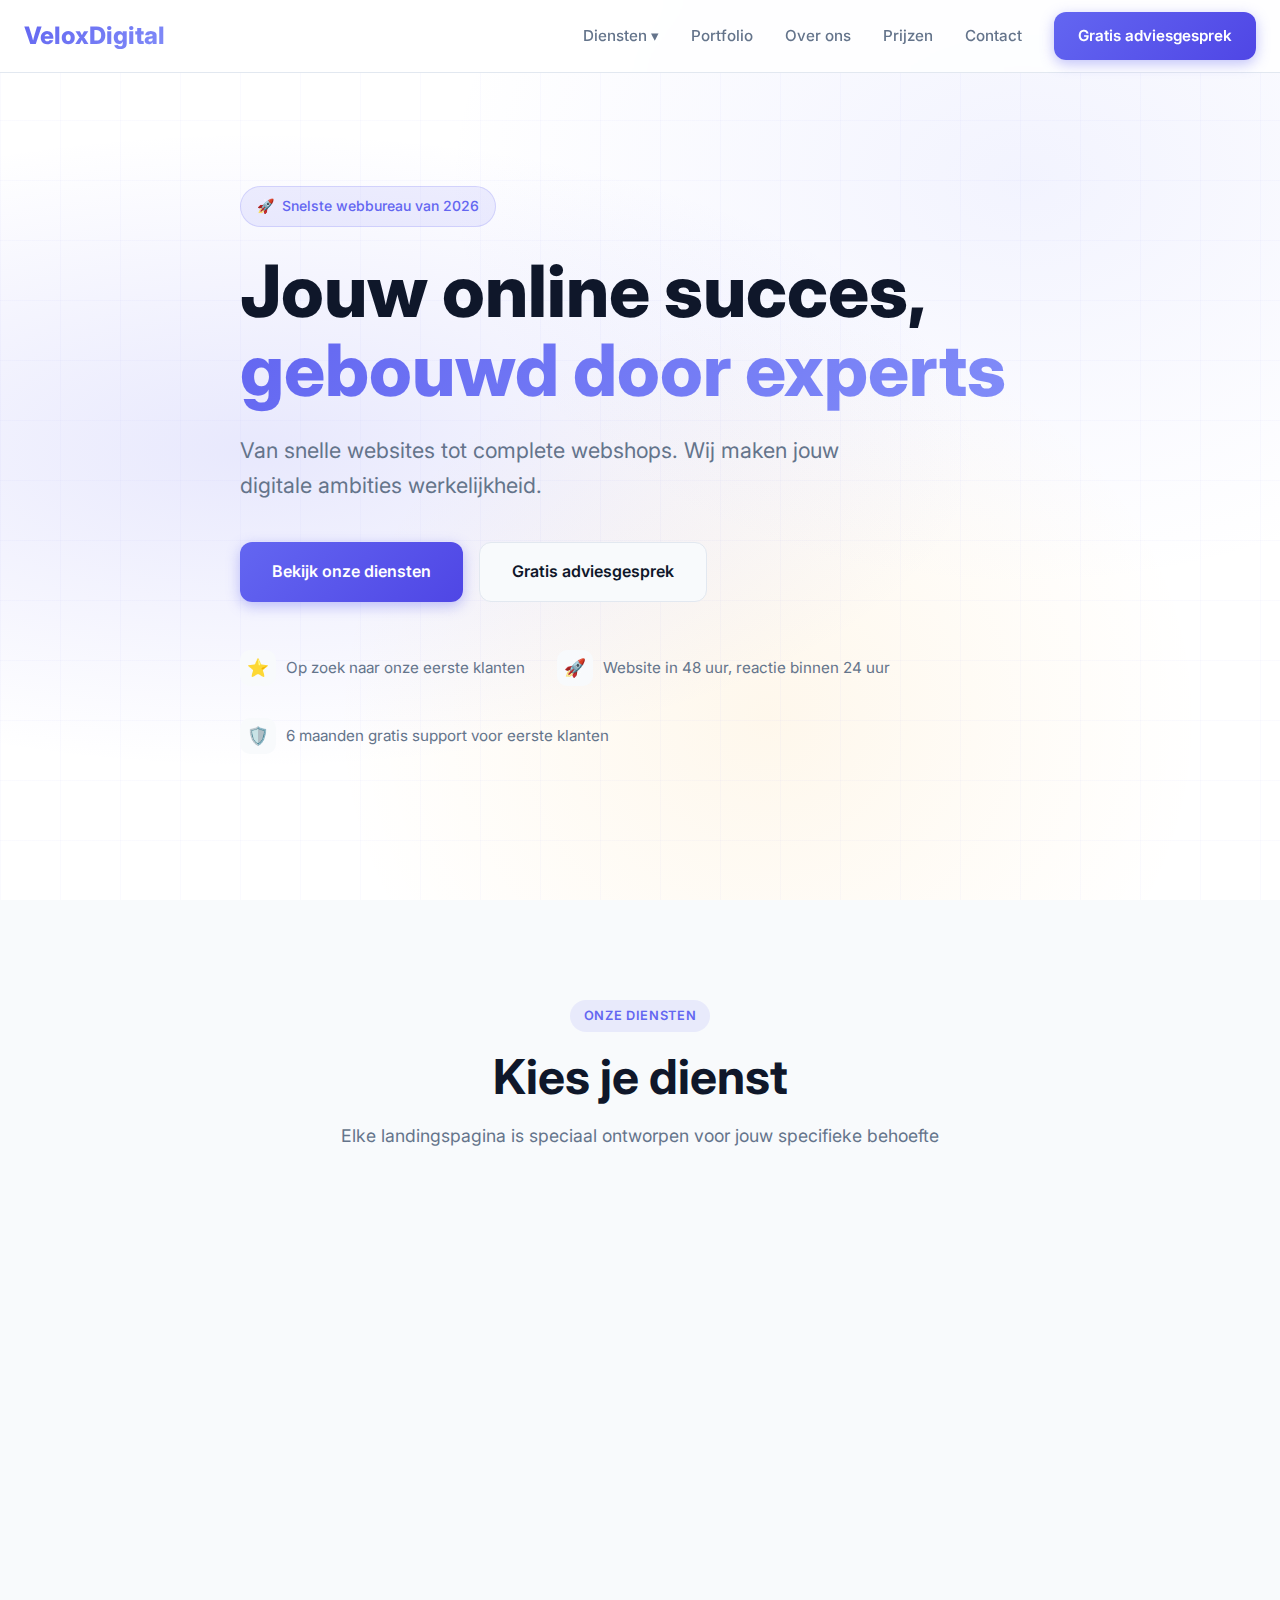
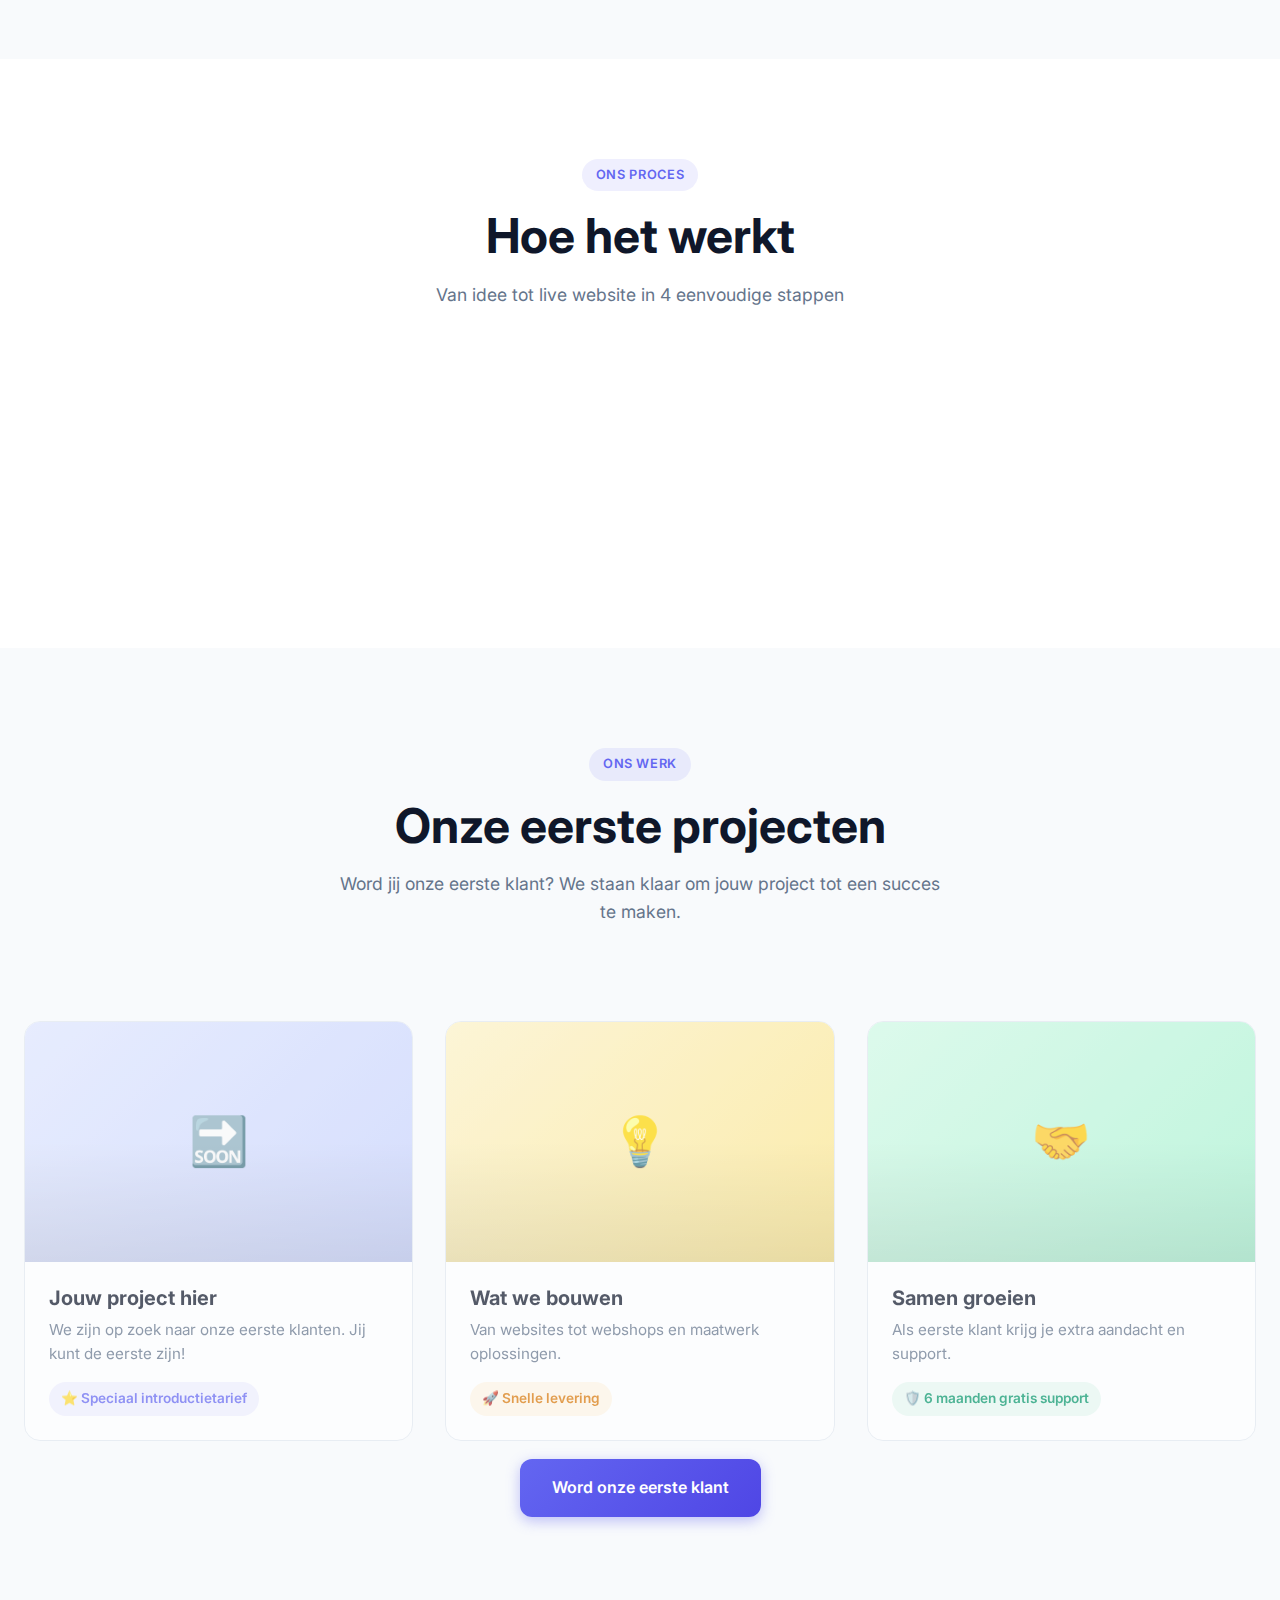
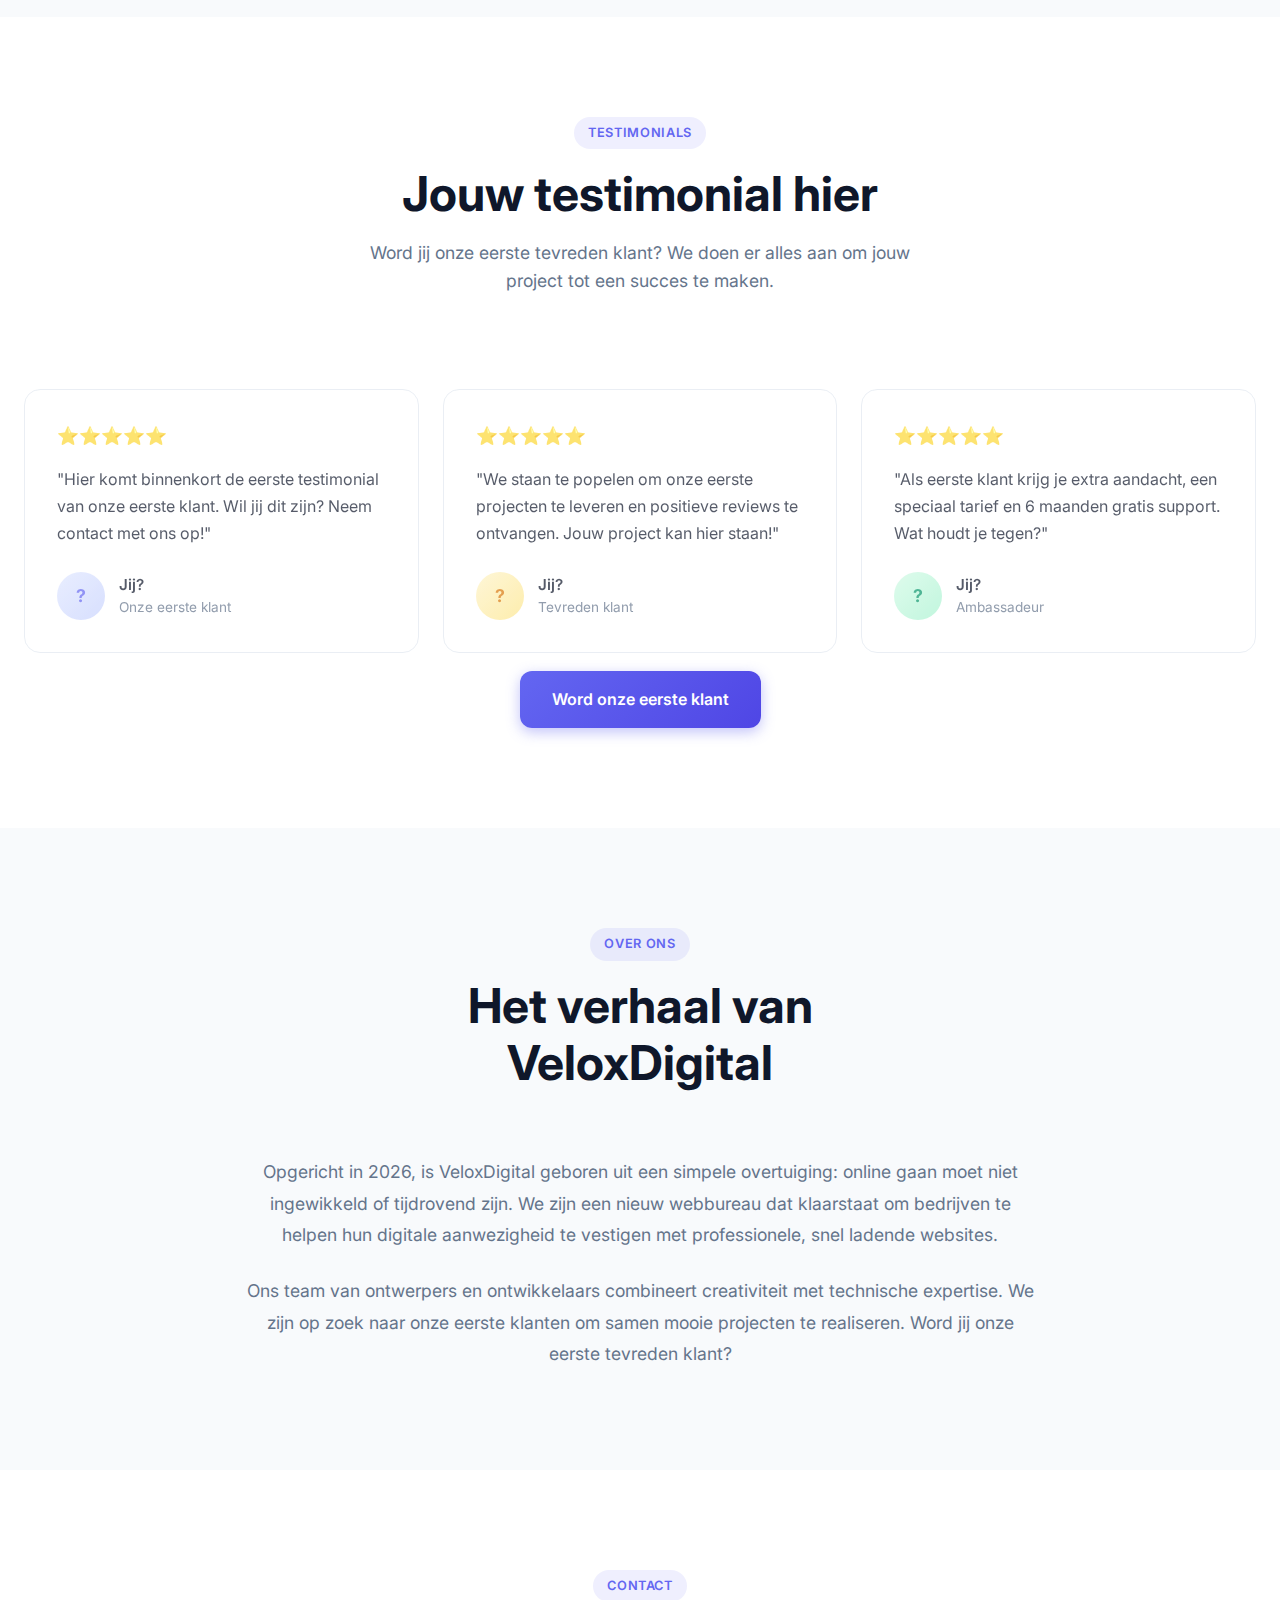
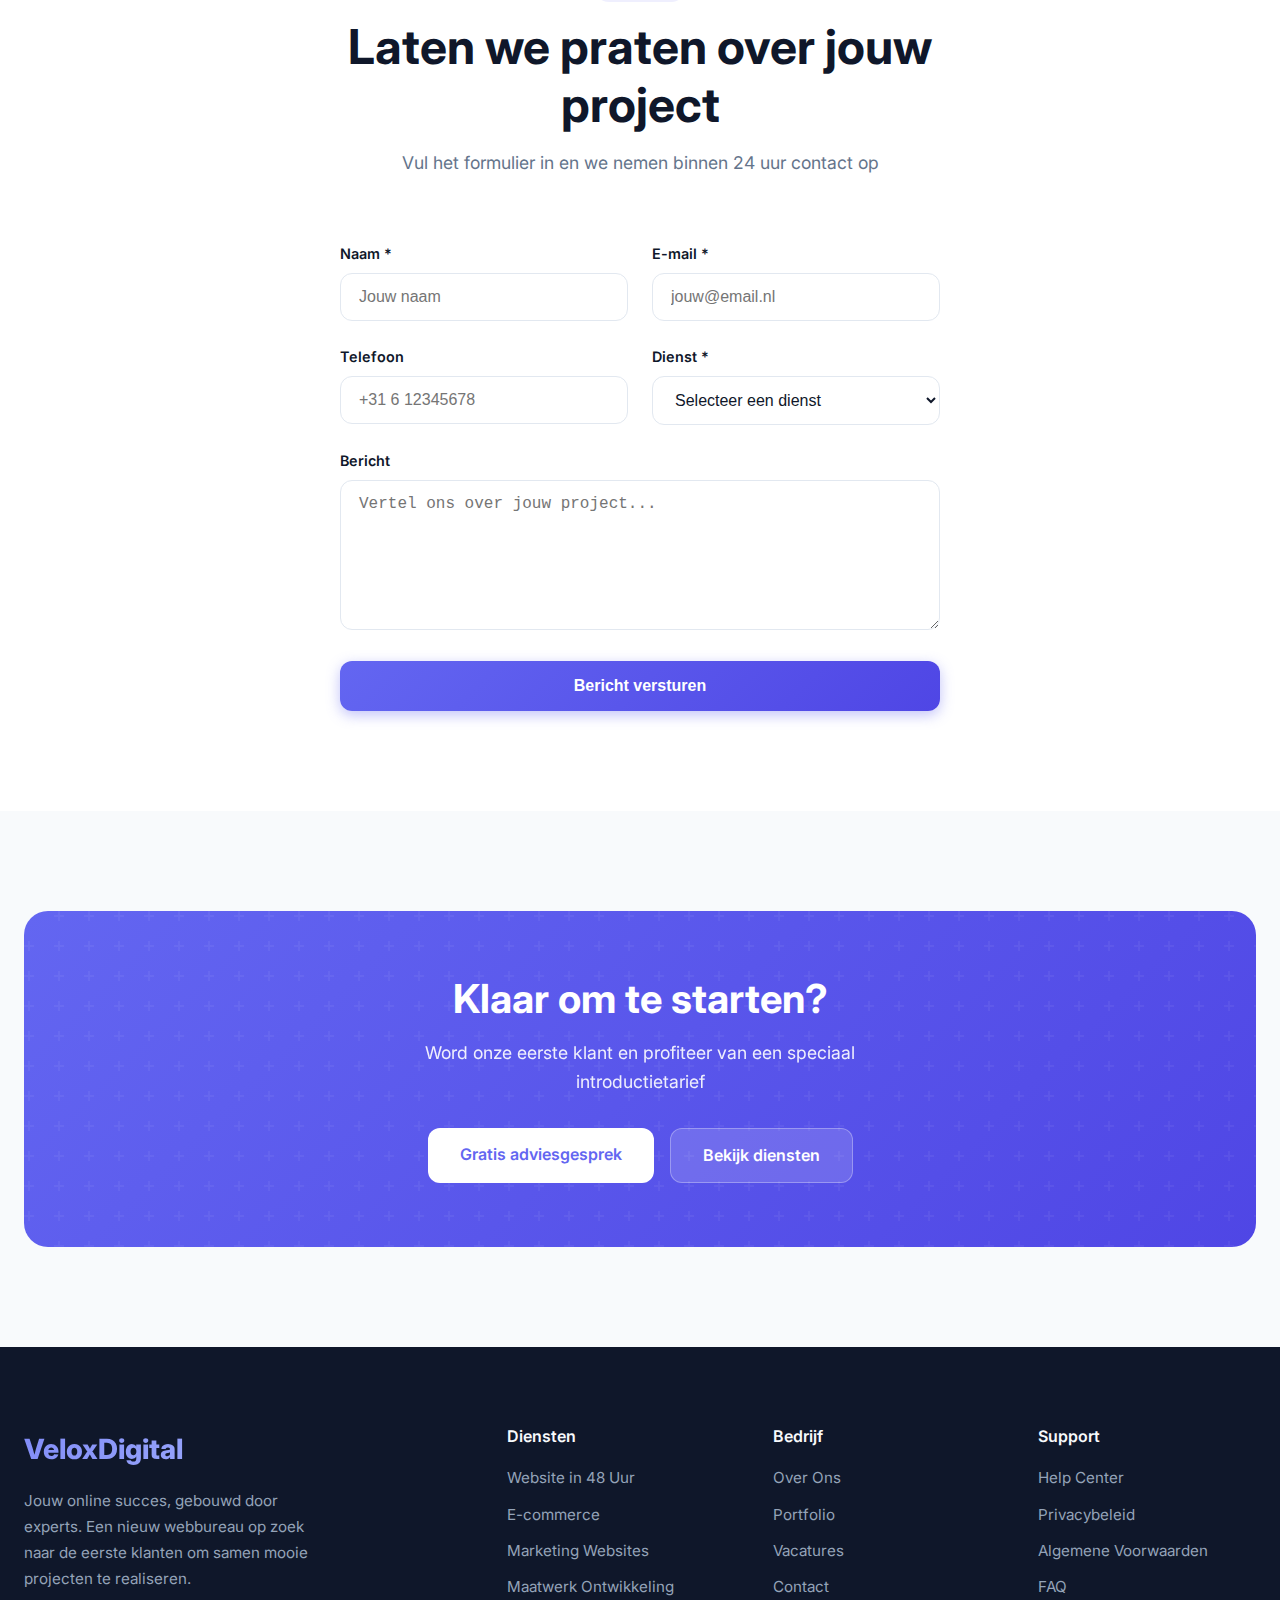
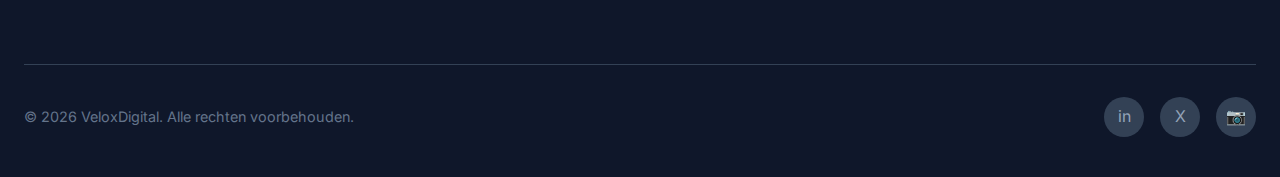
<file: index.html>
<!DOCTYPE html>
<html lang="nl">
<head>
    <meta charset="UTF-8">
    <meta name="viewport" content="width=device-width, initial-scale=1.0">
    <title>VeloxDigital - Jouw Online Succes, Gebouwd door Experts</title>
    <meta name="description" content="Van snelle websites tot complete webshops. Wij maken jouw digitale ambities werkelijkheid. 50+ tevreden klanten in 2026.">
    <link rel="preconnect" href="https://fonts.googleapis.com">
    <link rel="preconnect" href="https://fonts.gstatic.com" crossorigin>
    <link href="https://fonts.googleapis.com/css2?family=Inter:wght@400;500;600;700;800&display=swap" rel="stylesheet">
    <link rel="stylesheet" href="styles.css">
</head>
<body>
    <!-- Navigatie -->
    <nav class="navbar">
        <div class="nav-container">
            <a href="index.html" class="logo">VeloxDigital</a>
            
            <div class="nav-links">
                <div class="dropdown">
                    <a href="#diensten" class="nav-link">Diensten ▾</a>
                    <div class="dropdown-menu">
                        <a href="website-48-uur.html" class="dropdown-item">Website in 48 Uur</a>
                        <a href="webshops.html" class="dropdown-item">E-commerce Webshops</a>
                        <a href="marketing-websites.html" class="dropdown-item">Marketing Websites</a>
                        <a href="maatwerk.html" class="dropdown-item">Maatwerk Ontwikkeling</a>
                    </div>
                </div>
                <a href="#portfolio" class="nav-link">Portfolio</a>
                <a href="#over-ons" class="nav-link">Over ons</a>
                <a href="#prijzen" class="nav-link">Prijzen</a>
                <a href="#contact" class="nav-link">Contact</a>
                <a href="#contact" class="btn btn-primary">Gratis adviesgesprek</a>
            </div>
            
            <button class="mobile-menu-btn" aria-label="Menu openen">
                <span></span>
                <span></span>
                <span></span>
            </button>
        </div>
    </nav>

    <!-- Hero Sectie -->
    <section class="hero">
        <div class="hero-bg">
            <div class="hero-gradient"></div>
            <div class="hero-grid"></div>
        </div>
        <div class="container">
            <div class="hero-content">
                <div class="hero-badge">
                    <span>🚀</span>
                    <span>Snelste webbureau van 2026</span>
                </div>
                <h1 class="hero-title">Jouw online succes, <span class="text-gradient">gebouwd door experts</span></h1>
                <p class="hero-subtitle">Van snelle websites tot complete webshops. Wij maken jouw digitale ambities werkelijkheid.</p>
                <div class="hero-buttons">
                    <a href="#diensten" class="btn btn-primary btn-lg">Bekijk onze diensten</a>
                    <a href="#contact" class="btn btn-secondary btn-lg">Gratis adviesgesprek</a>
                </div>
                <div class="trust-indicators">
                    <div class="trust-item">
                        <div class="trust-icon">⭐</div>
                        <span>Op zoek naar onze eerste klanten</span>
                    </div>
                    <div class="trust-item">
                        <div class="trust-icon">🚀</div>
                        <span>Website in 48 uur, reactie binnen 24 uur</span>
                    </div>
                    <div class="trust-item">
                        <div class="trust-icon">🛡️</div>
                        <span>6 maanden gratis support voor eerste klanten</span>
                    </div>
                </div>
            </div>
        </div>
    </section>

    <!-- Diensten Sectie -->
    <section id="diensten" class="section section-alt">
        <div class="container">
            <div class="section-header">
                <span class="section-label">Onze Diensten</span>
                <h2 class="section-title">Kies je dienst</h2>
                <p class="section-subtitle">Elke landingspagina is speciaal ontworpen voor jouw specifieke behoefte</p>
            </div>
            
            <div class="services-grid">
                <!-- Dienst Kaart 1 -->
                <div class="service-card">
                    <div class="service-icon">🚀</div>
                    <h3 class="service-title">Snelle Websites</h3>
                    <p class="service-desc">Perfect voor zzp'ers en starters die snel online willen. Reactie binnen 24 uur.</p>
                    <p class="service-price">Vanaf €399</p>
                    <a href="website-48-uur.html" class="service-link">Bekijk details →</a>
                </div>
                
                <!-- Dienst Kaart 2 -->
                <div class="service-card">
                    <div class="service-icon">🛒</div>
                    <h3 class="service-title">E-commerce</h3>
                    <p class="service-desc">Verkoop je producten online met een professionele webshop.</p>
                    <p class="service-price">Vanaf €999</p>
                    <a href="webshops.html" class="service-link">Bekijk details →</a>
                </div>
                
                <!-- Dienst Kaart 3 -->
                <div class="service-card">
                    <div class="service-icon">📈</div>
                    <h3 class="service-title">Conversie Machines</h3>
                    <p class="service-desc">Landingspagina's die bezoekers omzetten in klanten.</p>
                    <p class="service-price">Vanaf €599</p>
                    <a href="marketing-websites.html" class="service-link">Bekijk details →</a>
                </div>
                
                <!-- Dienst Kaart 4 -->
                <div class="service-card">
                    <div class="service-icon">🎨</div>
                    <h3 class="service-title">Maatwerk Ontwikkeling</h3>
                    <p class="service-desc">Specifieke wensen? Wij bouwen op maat.</p>
                    <p class="service-price">Op aanvraag</p>
                    <a href="maatwerk.html" class="service-link">Bespreek je project →</a>
                </div>
            </div>
        </div>
    </section>

    <!-- Hoe Het Werkt Sectie -->
    <section class="section">
        <div class="container">
            <div class="section-header">
                <span class="section-label">Ons Proces</span>
                <h2 class="section-title">Hoe het werkt</h2>
                <p class="section-subtitle">Van idee tot live website in 4 eenvoudige stappen</p>
            </div>
            
            <div class="process-steps">
                <div class="process-step">
                    <div class="step-number">1</div>
                    <h3 class="step-title">Kennismaking</h3>
                    <p class="step-desc">We bespreken jouw wensen en doelen in een gratis adviesgesprek.</p>
                </div>
                <div class="process-step">
                    <div class="step-number">2</div>
                    <h3 class="step-title">Ontwerp</h3>
                    <p class="step-desc">We maken een ontwerp dat perfect bij jouw merk past.</p>
                </div>
                <div class="process-step">
                    <div class="step-number">3</div>
                    <h3 class="step-title">Bouw</h3>
                    <p class="step-desc">We ontwikkelen je website met de nieuwste technologieën.</p>
                </div>
                <div class="process-step">
                    <div class="step-number">4</div>
                    <h3 class="step-title">Lancering</h3>
                    <p class="step-desc">Je website gaat live en we bieden support.</p>
                </div>
            </div>
        </div>
    </section>

    <!-- Portfolio Sectie -->
    <section id="portfolio" class="section section-alt">
        <div class="container">
            <div class="section-header">
                <span class="section-label">Ons Werk</span>
                <h2 class="section-title">Onze eerste projecten</h2>
                <p class="section-subtitle">Word jij onze eerste klant? We staan klaar om jouw project tot een succes te maken.</p>
            </div>
            
            <div class="portfolio-grid">
                <div class="portfolio-card" style="opacity: 0.7;">
                    <div class="portfolio-image" style="background: linear-gradient(135deg, #e0e7ff 0%, #c7d2fe 100%);">
                        <span style="font-size: 3rem;">🔜</span>
                    </div>
                    <div class="portfolio-content">
                        <h3 class="portfolio-title">Jouw project hier</h3>
                        <p class="portfolio-desc">We zijn op zoek naar onze eerste klanten. Jij kunt de eerste zijn!</p>
                        <span class="portfolio-result" style="background: rgba(99, 102, 241, 0.1); color: var(--primary);">⭐ Speciaal introductietarief</span>
                    </div>
                </div>
                
                <div class="portfolio-card" style="opacity: 0.7;">
                    <div class="portfolio-image" style="background: linear-gradient(135deg, #fef3c7 0%, #fde68a 100%);">
                        <span style="font-size: 3rem;">💡</span>
                    </div>
                    <div class="portfolio-content">
                        <h3 class="portfolio-title">Wat we bouwen</h3>
                        <p class="portfolio-desc">Van websites tot webshops en maatwerk oplossingen.</p>
                        <span class="portfolio-result" style="background: rgba(245, 158, 11, 0.1); color: #d97706;">🚀 Snelle levering</span>
                    </div>
                </div>
                
                <div class="portfolio-card" style="opacity: 0.7;">
                    <div class="portfolio-image" style="background: linear-gradient(135deg, #d1fae5 0%, #a7f3d0 100%);">
                        <span style="font-size: 3rem;">🤝</span>
                    </div>
                    <div class="portfolio-content">
                        <h3 class="portfolio-title">Samen groeien</h3>
                        <p class="portfolio-desc">Als eerste klant krijg je extra aandacht en support.</p>
                        <span class="portfolio-result" style="background: rgba(16, 185, 129, 0.1); color: #059669;">🛡️ 6 maanden gratis support</span>
                    </div>
                </div>
            </div>
            
            <div style="text-align: center; margin-top: 48px;">
                <a href="#contact" class="btn btn-primary btn-lg">Word onze eerste klant</a>
            </div>
        </div>
    </section>

    <!-- Testimonials Sectie -->
    <section class="section">
        <div class="container">
            <div class="section-header">
                <span class="section-label">Testimonials</span>
                <h2 class="section-title">Jouw testimonial hier</h2>
                <p class="section-subtitle">Word jij onze eerste tevreden klant? We doen er alles aan om jouw project tot een succes te maken.</p>
            </div>
            
            <div class="testimonials-grid">
                <div class="testimonial-card" style="opacity: 0.7;">
                    <div class="testimonial-stars">⭐⭐⭐⭐⭐</div>
                    <p class="testimonial-text">"Hier komt binnenkort de eerste testimonial van onze eerste klant. Wil jij dit zijn? Neem contact met ons op!"</p>
                    <div class="testimonial-author">
                        <div class="testimonial-avatar" style="background: linear-gradient(135deg, #e0e7ff 0%, #c7d2fe 100%); color: var(--primary);">?</div>
                        <div>
                            <div class="testimonial-name">Jij?</div>
                            <div class="testimonial-role">Onze eerste klant</div>
                        </div>
                    </div>
                </div>
                
                <div class="testimonial-card" style="opacity: 0.7;">
                    <div class="testimonial-stars">⭐⭐⭐⭐⭐</div>
                    <p class="testimonial-text">"We staan te popelen om onze eerste projecten te leveren en positieve reviews te ontvangen. Jouw project kan hier staan!"</p>
                    <div class="testimonial-author">
                        <div class="testimonial-avatar" style="background: linear-gradient(135deg, #fef3c7 0%, #fde68a 100%); color: #d97706;">?</div>
                        <div>
                            <div class="testimonial-name">Jij?</div>
                            <div class="testimonial-role">Tevreden klant</div>
                        </div>
                    </div>
                </div>
                
                <div class="testimonial-card" style="opacity: 0.7;">
                    <div class="testimonial-stars">⭐⭐⭐⭐⭐</div>
                    <p class="testimonial-text">"Als eerste klant krijg je extra aandacht, een speciaal tarief en 6 maanden gratis support. Wat houdt je tegen?"</p>
                    <div class="testimonial-author">
                        <div class="testimonial-avatar" style="background: linear-gradient(135deg, #d1fae5 0%, #a7f3d0 100%); color: #059669;">?</div>
                        <div>
                            <div class="testimonial-name">Jij?</div>
                            <div class="testimonial-role">Ambassadeur</div>
                        </div>
                    </div>
                </div>
            </div>
            
            <div style="text-align: center; margin-top: 48px;">
                <a href="#contact" class="btn btn-primary btn-lg">Word onze eerste klant</a>
            </div>
        </div>
    </section>

    <!-- Over Ons Sectie -->
    <section id="over-ons" class="section section-alt">
        <div class="container">
            <div class="section-header">
                <span class="section-label">Over Ons</span>
                <h2 class="section-title">Het verhaal van VeloxDigital</h2>
            </div>
            
            <div style="max-width: 800px; margin: 0 auto; text-align: center;">
                <p style="font-size: 1.1rem; line-height: 1.8; color: var(--text-light); margin-bottom: 24px;">
                    Opgericht in 2026, is VeloxDigital geboren uit een simpele overtuiging: online gaan moet niet ingewikkeld of tijdrovend zijn. We zijn een nieuw webbureau dat klaarstaat om bedrijven te helpen hun digitale aanwezigheid te vestigen met professionele, snel ladende websites.
                </p>
                <p style="font-size: 1.1rem; line-height: 1.8; color: var(--text-light);">
                    Ons team van ontwerpers en ontwikkelaars combineert creativiteit met technische expertise. We zijn op zoek naar onze eerste klanten om samen mooie projecten te realiseren. Word jij onze eerste tevreden klant?
                </p>
            </div>
        </div>
    </section>

    <!-- Contact Sectie -->
    <section id="contact" class="section">
        <div class="container">
            <div class="section-header">
                <span class="section-label">Contact</span>
                <h2 class="section-title">Laten we praten over jouw project</h2>
                <p class="section-subtitle">Vul het formulier in en we nemen binnen 24 uur contact op</p>
            </div>
            
            <form class="contact-form">
                <div class="form-row">
                    <div class="form-group">
                        <label class="form-label">Naam *</label>
                        <input type="text" class="form-input" placeholder="Jouw naam" required>
                    </div>
                    <div class="form-group">
                        <label class="form-label">E-mail *</label>
                        <input type="email" class="form-input" placeholder="jouw@email.nl" required>
                    </div>
                </div>
                
                <div class="form-row">
                    <div class="form-group">
                        <label class="form-label">Telefoon</label>
                        <input type="tel" class="form-input" placeholder="+31 6 12345678">
                    </div>
                    <div class="form-group">
                        <label class="form-label">Dienst *</label>
                        <select class="form-select" required>
                            <option value="">Selecteer een dienst</option>
                            <option value="website-48u">Website in 48 Uur</option>
                            <option value="webshop">E-commerce Webshop</option>
                            <option value="marketing">Marketing Website</option>
                            <option value="maatwerk">Maatwerk Ontwikkeling</option>
                        </select>
                    </div>
                </div>
                
                <div class="form-group">
                    <label class="form-label">Bericht</label>
                    <textarea class="form-textarea" placeholder="Vertel ons over jouw project..."></textarea>
                </div>
                
                <button type="submit" class="btn btn-primary btn-lg" style="width: 100%;">Bericht versturen</button>
            </form>
        </div>
    </section>

    <!-- CTA Sectie -->
    <section class="cta-section section-alt">
        <div class="container">
            <div class="cta-box">
                <h2 class="cta-title">Klaar om te starten?</h2>
                <p class="cta-subtitle">Word onze eerste klant en profiteer van een speciaal introductietarief</p>
                <div class="cta-buttons">
                    <a href="#contact" class="cta-btn-primary">Gratis adviesgesprek</a>
                    <a href="website-48-uur.html" class="cta-btn-secondary">Bekijk diensten</a>
                </div>
            </div>
        </div>
    </section>

    <!-- Footer -->
    <footer class="footer">
        <div class="container">
            <div class="footer-grid">
                <div class="footer-brand">
                    <div class="footer-logo">VeloxDigital</div>
                    <p class="footer-desc">Jouw online succes, gebouwd door experts. Een nieuw webbureau op zoek naar de eerste klanten om samen mooie projecten te realiseren.</p>
                </div>
                
                <div>
                    <h4 class="footer-title">Diensten</h4>
                    <div class="footer-links">
                        <a href="website-48-uur.html" class="footer-link">Website in 48 Uur</a>
                        <a href="webshops.html" class="footer-link">E-commerce</a>
                        <a href="marketing-websites.html" class="footer-link">Marketing Websites</a>
                        <a href="maatwerk.html" class="footer-link">Maatwerk Ontwikkeling</a>
                    </div>
                </div>
                
                <div>
                    <h4 class="footer-title">Bedrijf</h4>
                    <div class="footer-links">
                        <a href="#over-ons" class="footer-link">Over Ons</a>
                        <a href="#portfolio" class="footer-link">Portfolio</a>
                        <a href="#" class="footer-link">Vacatures</a>
                        <a href="#contact" class="footer-link">Contact</a>
                    </div>
                </div>
                
                <div>
                    <h4 class="footer-title">Support</h4>
                    <div class="footer-links">
                        <a href="#" class="footer-link">Help Center</a>
                        <a href="#" class="footer-link">Privacybeleid</a>
                        <a href="#" class="footer-link">Algemene Voorwaarden</a>
                        <a href="#" class="footer-link">FAQ</a>
                    </div>
                </div>
            </div>
            
            <div class="footer-bottom">
                <p class="footer-copyright">© 2026 VeloxDigital. Alle rechten voorbehouden.</p>
                <div class="footer-social">
                    <a href="#" class="social-link" aria-label="LinkedIn">in</a>
                    <a href="#" class="social-link" aria-label="Twitter">X</a>
                    <a href="#" class="social-link" aria-label="Instagram">📷</a>
                </div>
            </div>
        </div>
    </footer>

    <script src="script.js"></script>
</body>
</html>
</file>
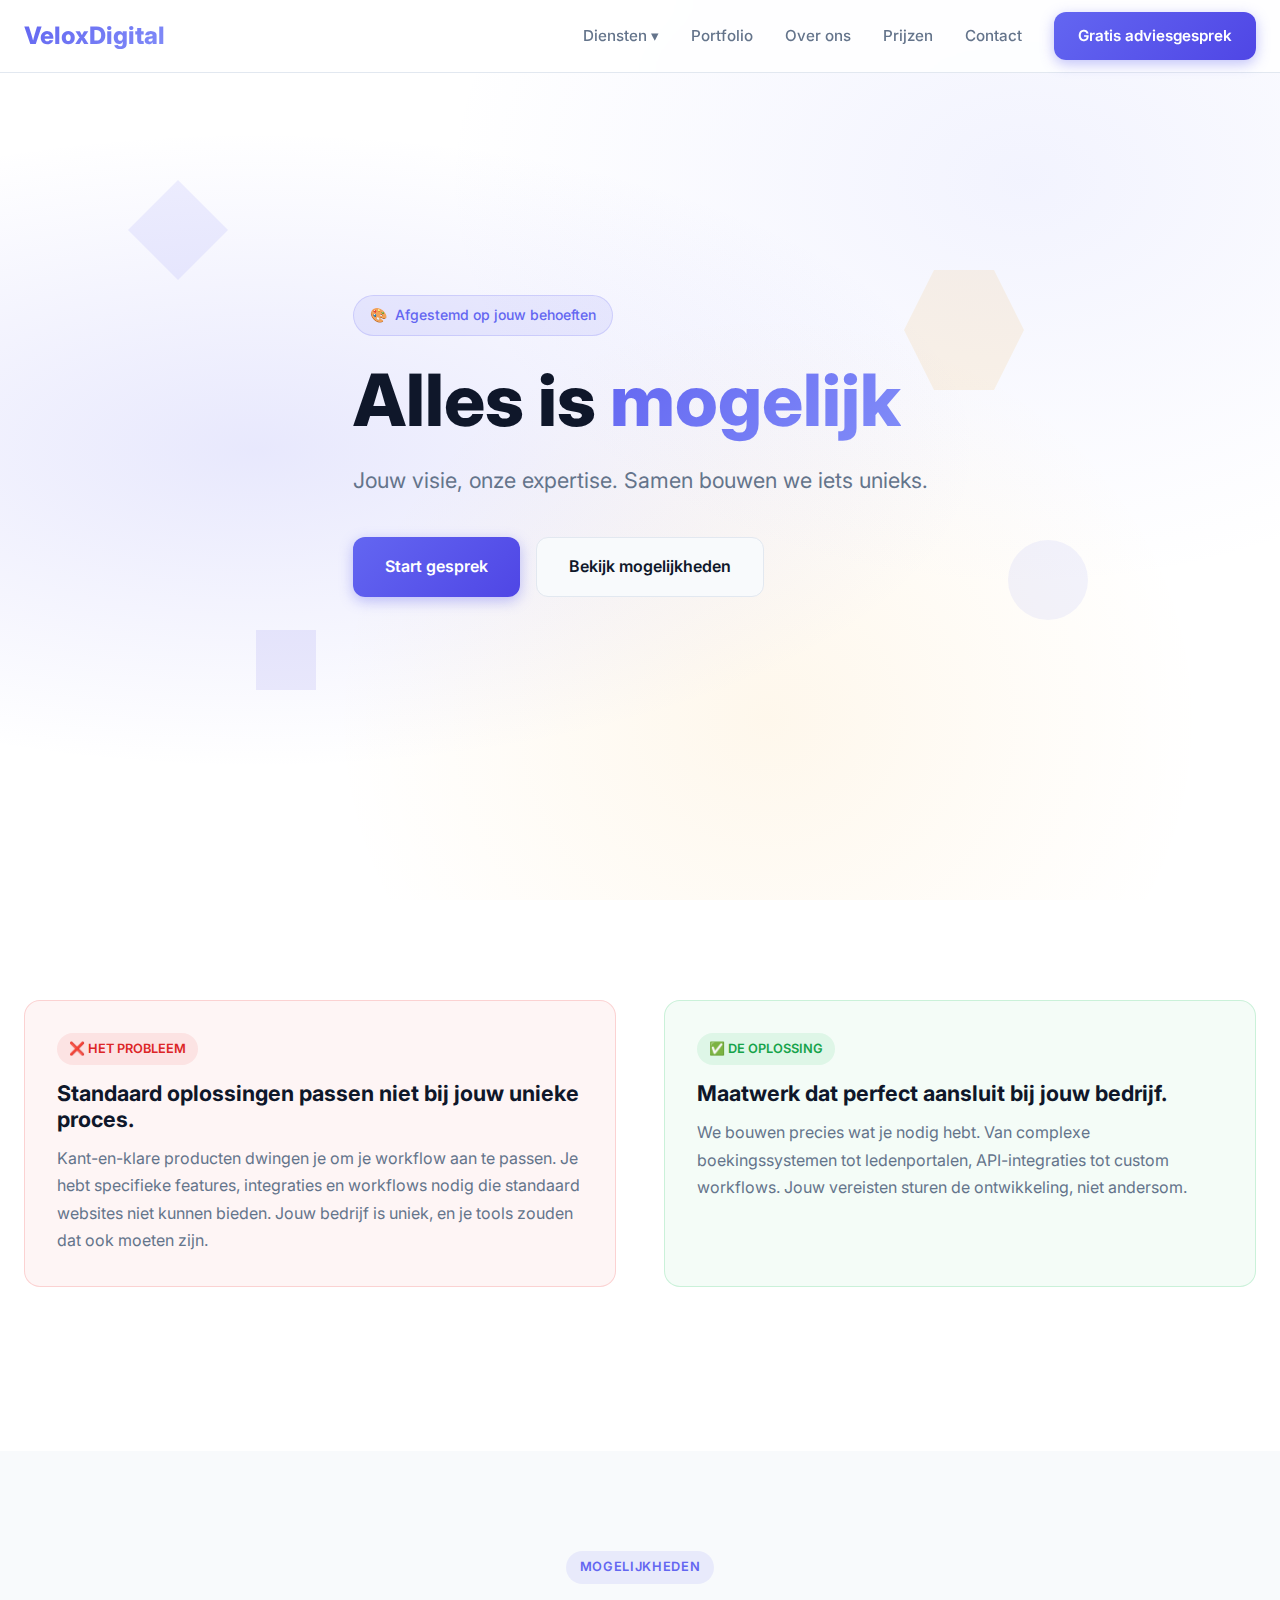
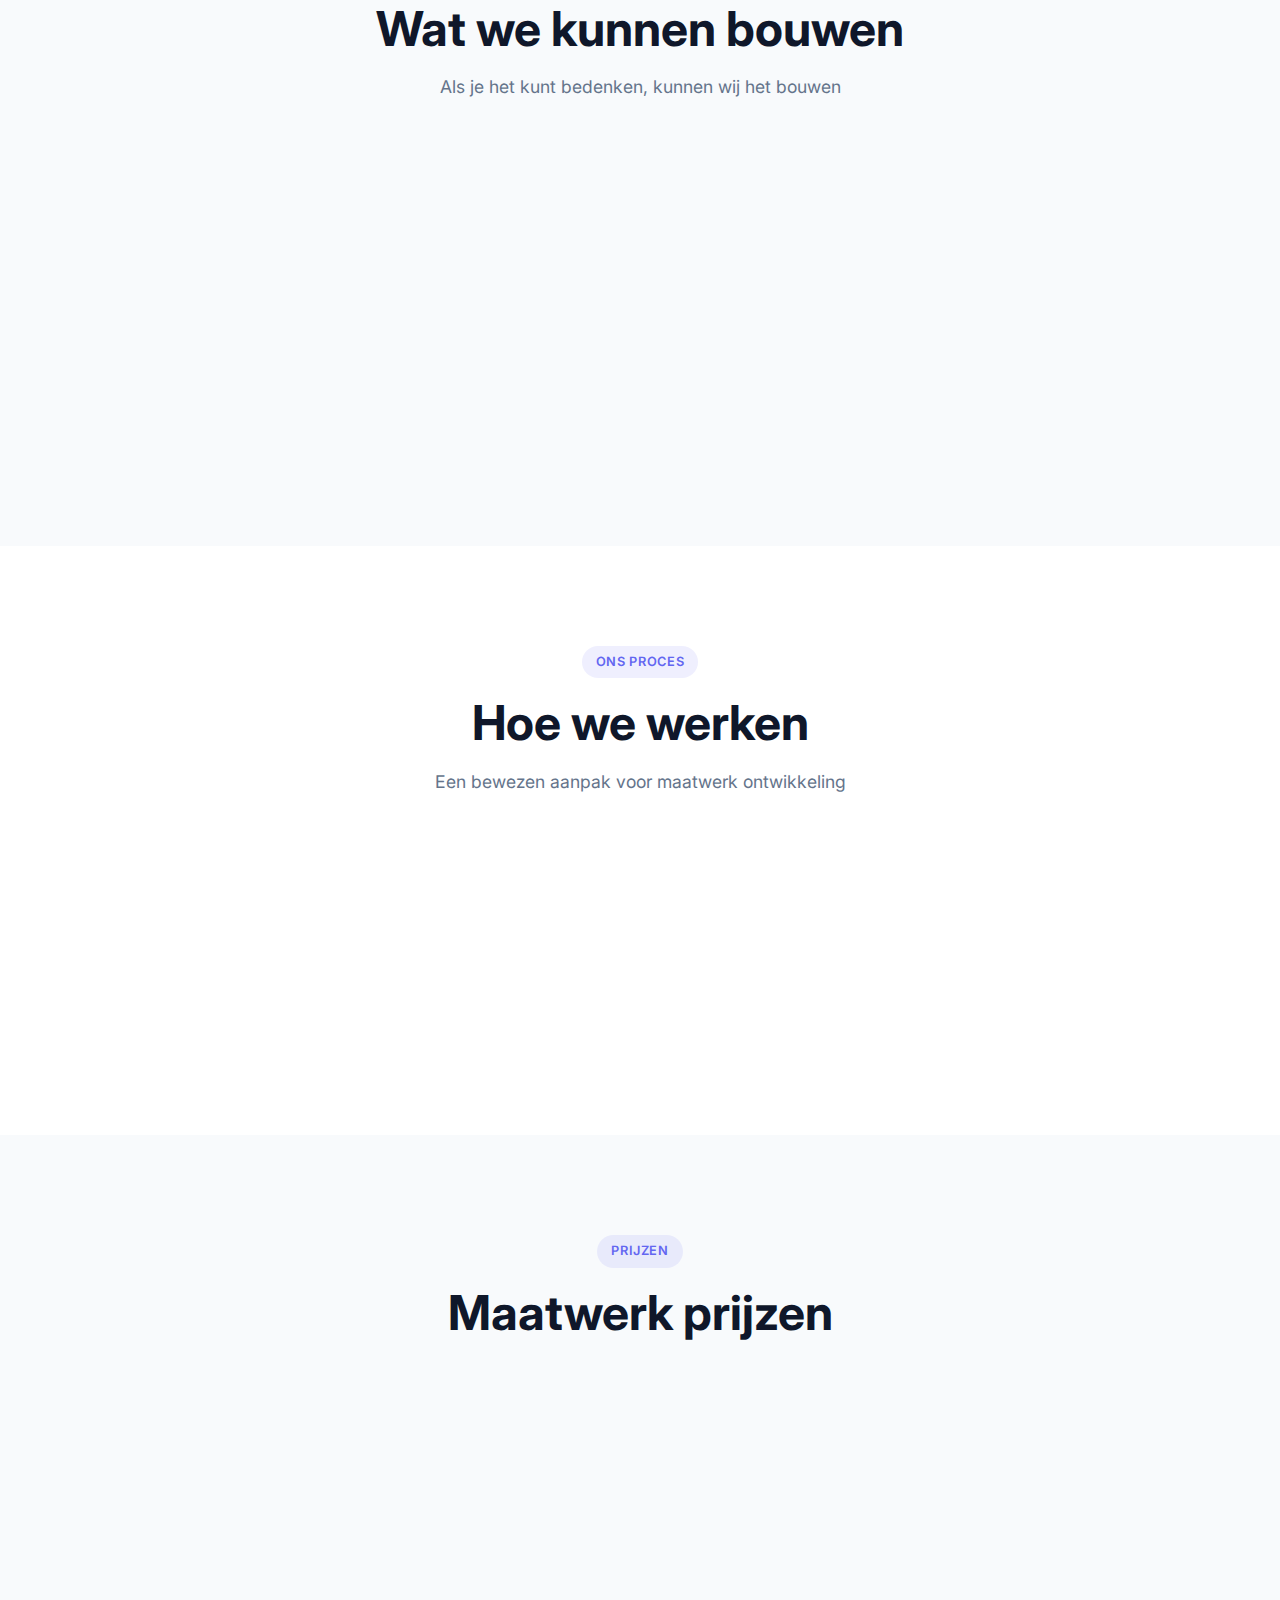
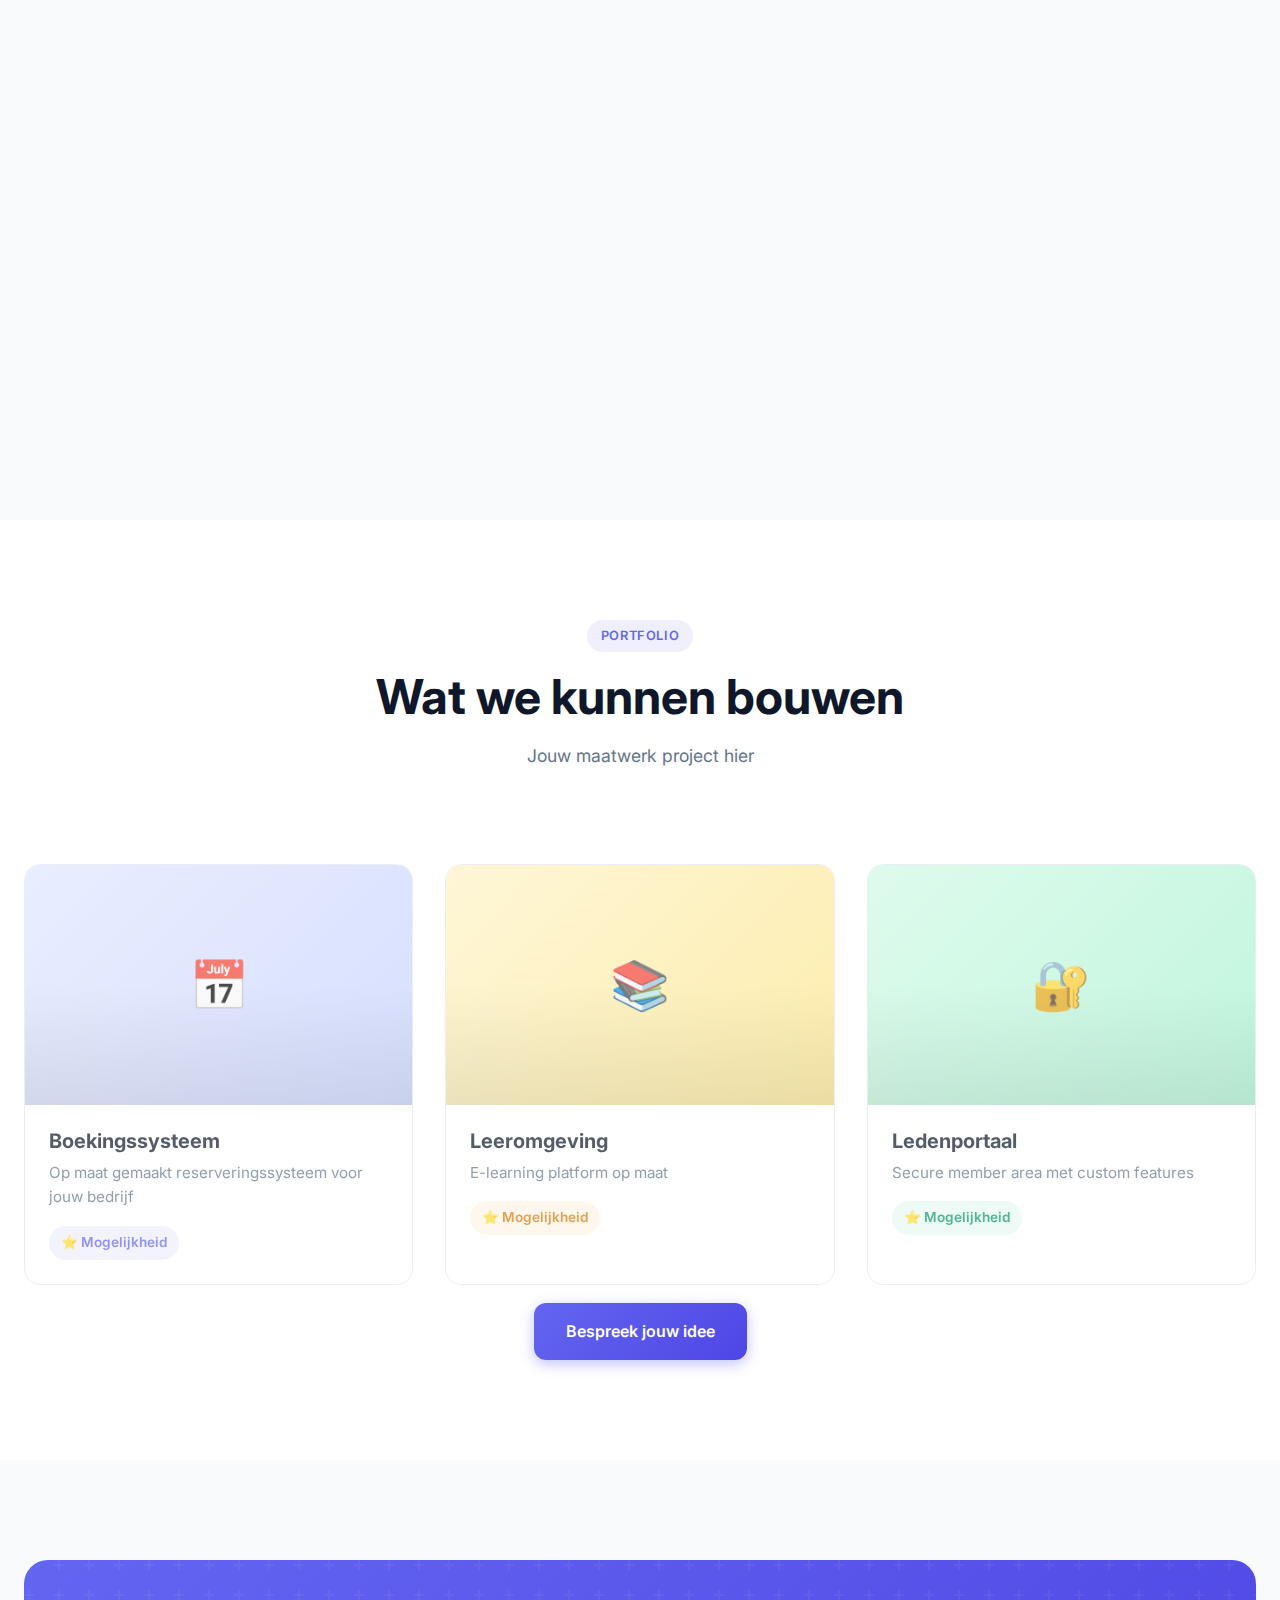
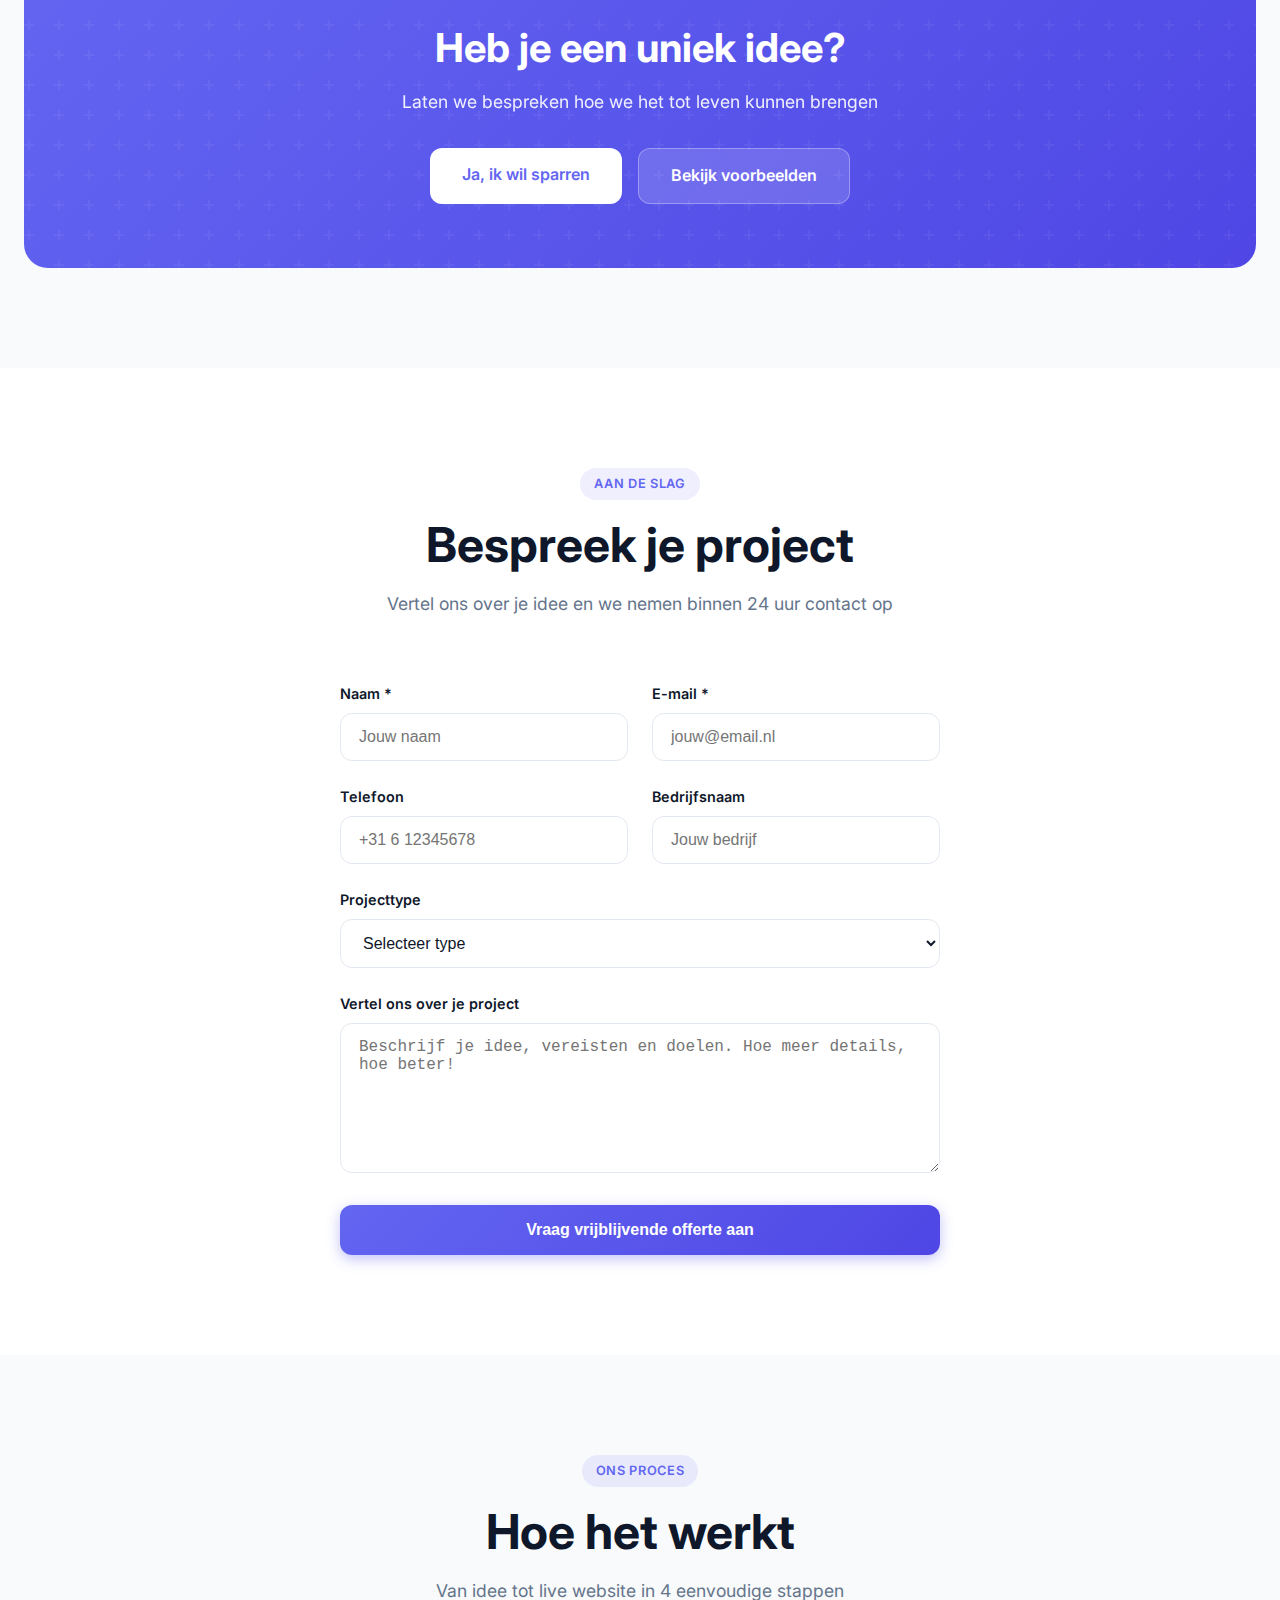
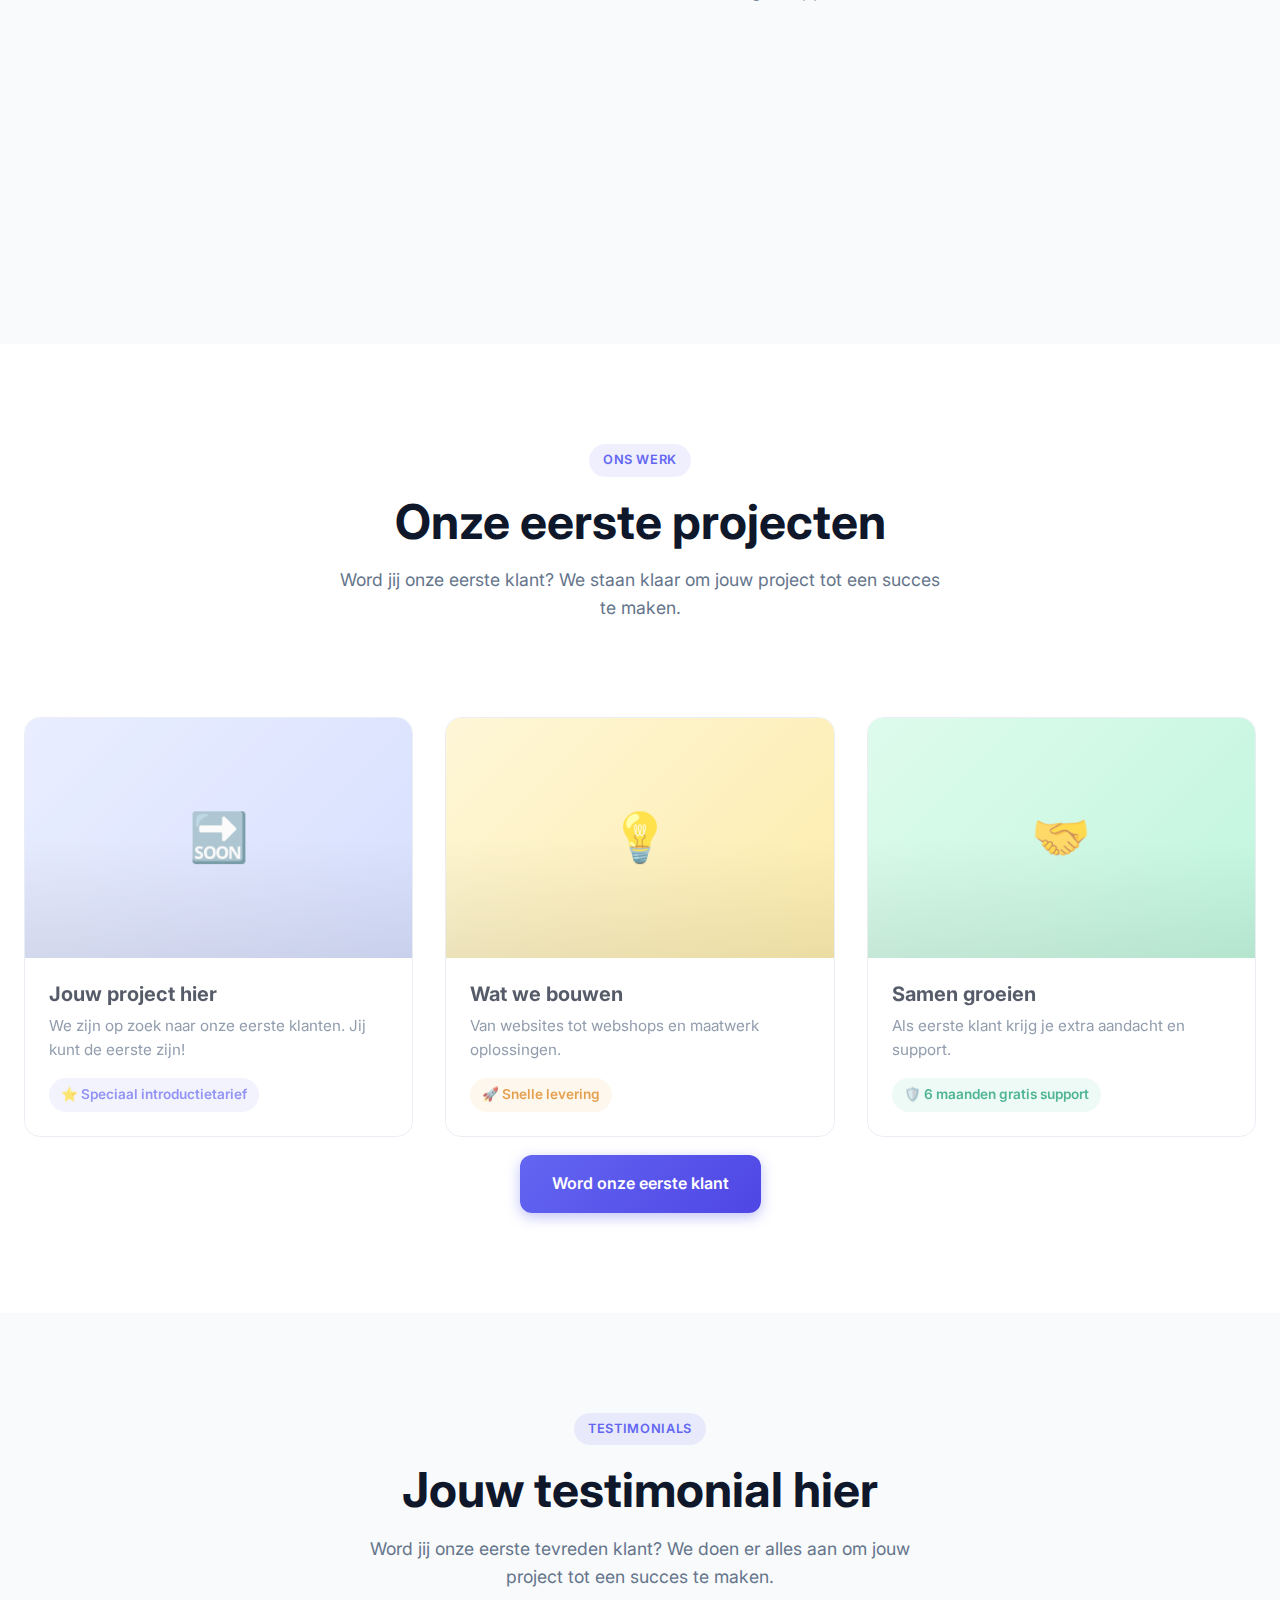
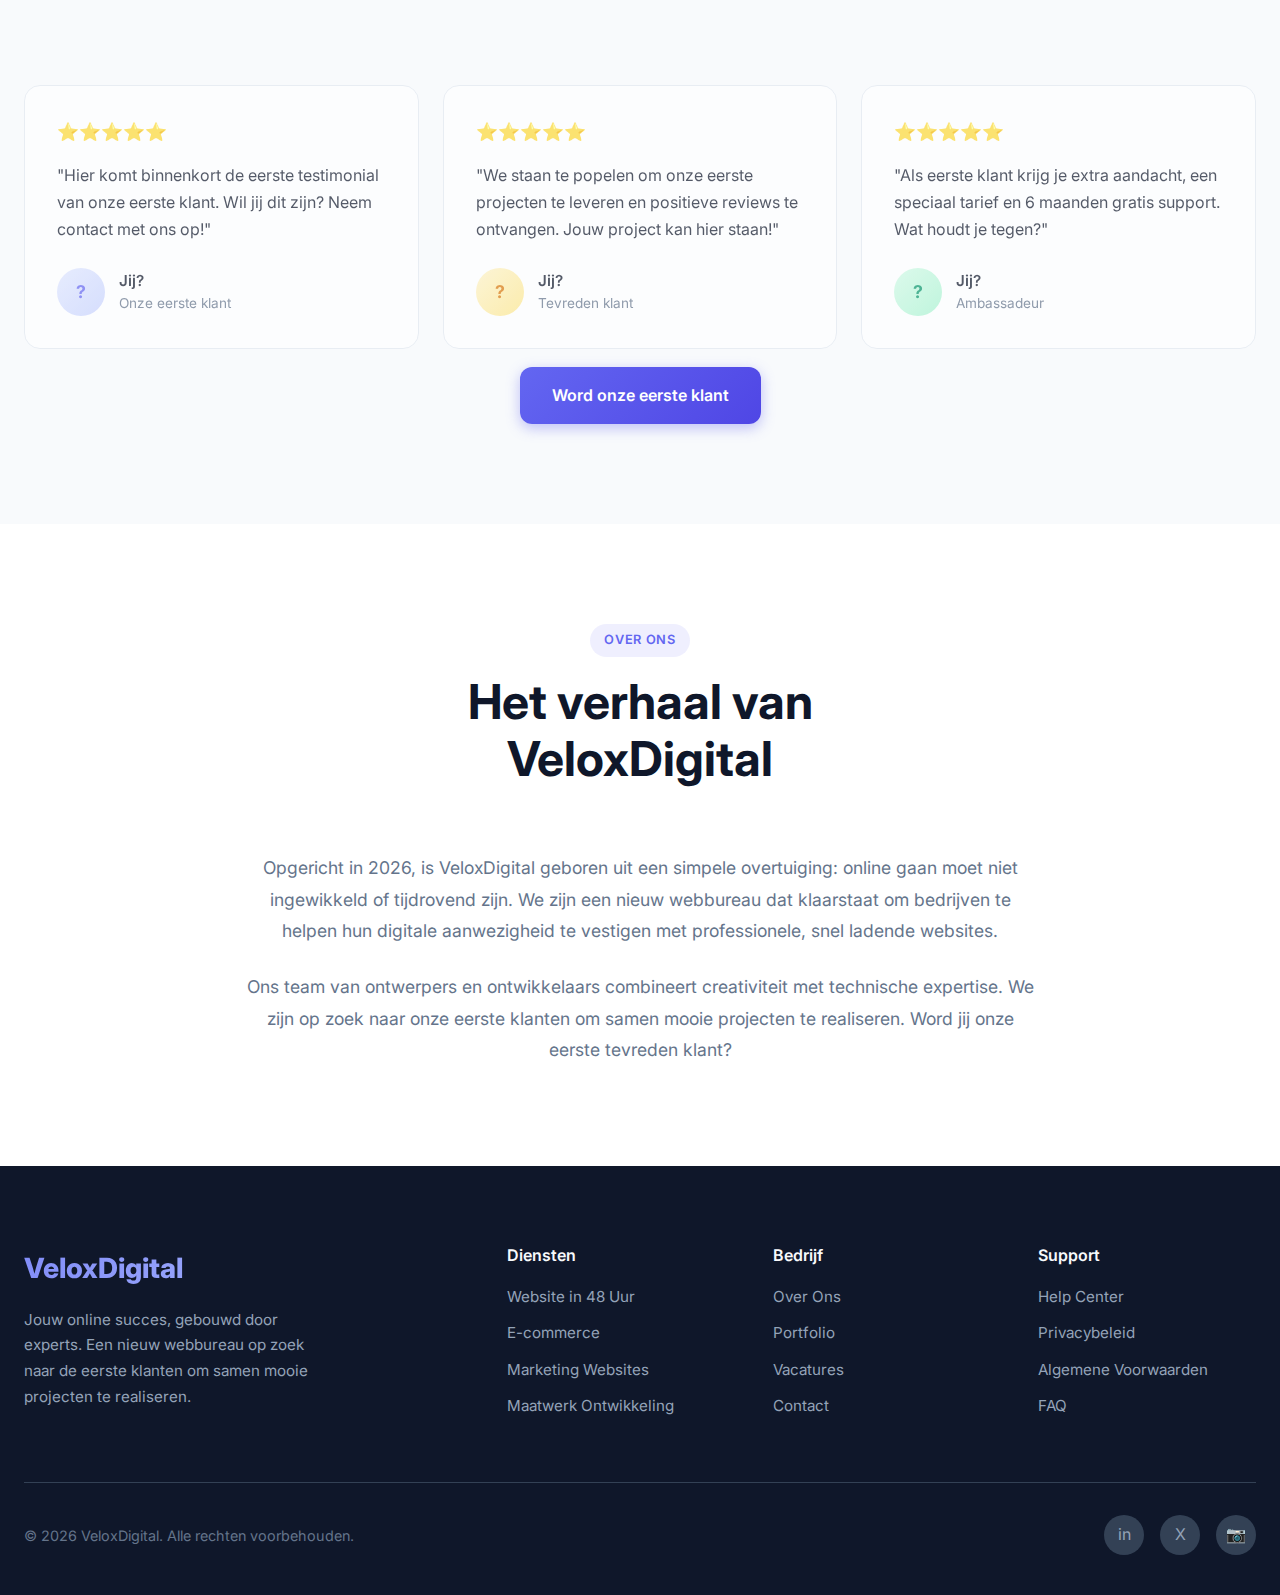
<file: maatwerk.html>
<!DOCTYPE html>
<html lang="nl">
<head>
    <meta charset="UTF-8">
    <meta name="viewport" content="width=device-width, initial-scale=1.0">
    <title>Maatwerk Ontwikkeling - VeloxDigital</title>
    <meta name="description" content="Maatwerk webontwikkeling afgestemd op jouw unieke bedrijfsbehoeften. Van boekingssystemen tot ledenportalen. Vanaf €2.500.">
    <link rel="preconnect" href="https://fonts.googleapis.com">
    <link rel="preconnect" href="https://fonts.gstatic.com" crossorigin>
    <link href="https://fonts.googleapis.com/css2?family=Inter:wght@400;500;600;700;800&display=swap" rel="stylesheet">
    <link rel="stylesheet" href="styles.css">
    <style>
        .hero-geometric {
            position: absolute;
            inset: 0;
            overflow: hidden;
            z-index: -1;
        }
        .geo-shape {
            position: absolute;
            opacity: 0.1;
            animation: geoFloat 8s ease-in-out infinite;
        }
        .geo-shape:nth-child(1) {
            width: 100px;
            height: 100px;
            background: var(--primary);
            clip-path: polygon(50% 0%, 100% 50%, 50% 100%, 0% 50%);
            top: 20%;
            left: 10%;
        }
        .geo-shape:nth-child(2) {
            width: 80px;
            height: 80px;
            background: var(--primary-light);
            border-radius: 50%;
            top: 60%;
            right: 15%;
            animation-delay: 2s;
        }
        .geo-shape:nth-child(3) {
            width: 120px;
            height: 120px;
            background: var(--accent);
            clip-path: polygon(25% 0%, 75% 0%, 100% 50%, 75% 100%, 25% 100%, 0% 50%);
            top: 30%;
            right: 20%;
            animation-delay: 4s;
        }
        .geo-shape:nth-child(4) {
            width: 60px;
            height: 60px;
            background: var(--primary-dark);
            top: 70%;
            left: 20%;
            animation-delay: 6s;
        }
        @keyframes geoFloat {
            0%, 100% { transform: translateY(0) rotate(0deg); }
            50% { transform: translateY(-30px) rotate(10deg); }
        }
    </style>
</head>
<body>
    <!-- Navigatie -->
    <nav class="navbar">
        <div class="nav-container">
            <a href="index.html" class="logo">VeloxDigital</a>
            
            <div class="nav-links">
                <div class="dropdown">
                    <a href="index.html#diensten" class="nav-link">Diensten ▾</a>
                    <div class="dropdown-menu">
                        <a href="website-48-uur.html" class="dropdown-item">Website in 48 Uur</a>
                        <a href="webshops.html" class="dropdown-item">E-commerce Webshops</a>
                        <a href="marketing-websites.html" class="dropdown-item">Marketing Websites</a>
                        <a href="maatwerk.html" class="dropdown-item">Maatwerk Ontwikkeling</a>
                    </div>
                </div>
                <a href="index.html#portfolio" class="nav-link">Portfolio</a>
                <a href="index.html#over-ons" class="nav-link">Over ons</a>
                <a href="index.html#prijzen" class="nav-link">Prijzen</a>
                <a href="#contact" class="nav-link">Contact</a>
                <a href="#contact" class="btn btn-primary">Gratis adviesgesprek</a>
            </div>
            
            <button class="mobile-menu-btn" aria-label="Menu openen">
                <span></span>
                <span></span>
                <span></span>
            </button>
        </div>
    </nav>

    <!-- Hero Sectie -->
    <section class="hero">
        <div class="hero-geometric">
            <div class="geo-shape"></div>
            <div class="geo-shape"></div>
            <div class="geo-shape"></div>
            <div class="geo-shape"></div>
        </div>
        <div class="hero-bg">
            <div class="hero-gradient"></div>
        </div>
        <div class="container">
            <div class="hero-content">
                <div class="hero-badge">
                    <span>🎨</span>
                    <span>Afgestemd op jouw behoeften</span>
                </div>
                <h1 class="hero-title">Alles is <span class="text-gradient">mogelijk</span></h1>
                <p class="hero-subtitle">Jouw visie, onze expertise. Samen bouwen we iets unieks.</p>
                <div class="hero-buttons">
                    <a href="#contact" class="btn btn-primary btn-lg">Start gesprek</a>
                    <a href="#mogelijkheden" class="btn btn-secondary btn-lg">Bekijk mogelijkheden</a>
                </div>
            </div>
        </div>
    </section>

    <!-- Probleem/Oplossing Sectie -->
    <section class="section">
        <div class="container">
            <div class="problem-solution">
                <div class="ps-card problem">
                    <span class="ps-label">❌ Het Probleem</span>
                    <h3 class="ps-title">Standaard oplossingen passen niet bij jouw unieke proces.</h3>
                    <p class="ps-text">Kant-en-klare producten dwingen je om je workflow aan te passen. Je hebt specifieke features, integraties en workflows nodig die standaard websites niet kunnen bieden. Jouw bedrijf is uniek, en je tools zouden dat ook moeten zijn.</p>
                </div>
                <div class="ps-card solution">
                    <span class="ps-label">✅ De Oplossing</span>
                    <h3 class="ps-title">Maatwerk dat perfect aansluit bij jouw bedrijf.</h3>
                    <p class="ps-text">We bouwen precies wat je nodig hebt. Van complexe boekingssystemen tot ledenportalen, API-integraties tot custom workflows. Jouw vereisten sturen de ontwikkeling, niet andersom.</p>
                </div>
            </div>
        </div>
    </section>

    <!-- Mogelijkheden Sectie -->
    <section id="mogelijkheden" class="section section-alt">
        <div class="container">
            <div class="section-header">
                <span class="section-label">Mogelijkheden</span>
                <h2 class="section-title">Wat we kunnen bouwen</h2>
                <p class="section-subtitle">Als je het kunt bedenken, kunnen wij het bouwen</p>
            </div>
            
            <div class="possibilities-grid">
                <div class="possibility-item">
                    <div class="possibility-icon">📅</div>
                    <h4 class="possibility-title">Boekingssystemen</h4>
                </div>
                <div class="possibility-item">
                    <div class="possibility-icon">📚</div>
                    <h4 class="possibility-title">Leeromgevingen</h4>
                </div>
                <div class="possibility-item">
                    <div class="possibility-icon">🔐</div>
                    <h4 class="possibility-title">Ledenportalen</h4>
                </div>
                <div class="possibility-item">
                    <div class="possibility-icon">🔌</div>
                    <h4 class="possibility-title">API integraties</h4>
                </div>
                <div class="possibility-item">
                    <div class="possibility-icon">🗄️</div>
                    <h4 class="possibility-title">Database oplossingen</h4>
                </div>
                <div class="possibility-item">
                    <div class="possibility-icon">⚙️</div>
                    <h4 class="possibility-title">Custom workflows</h4>
                </div>
            </div>
        </div>
    </section>

    <!-- Proces Sectie -->
    <section class="section">
        <div class="container">
            <div class="section-header">
                <span class="section-label">Ons Proces</span>
                <h2 class="section-title">Hoe we werken</h2>
                <p class="section-subtitle">Een bewezen aanpak voor maatwerk ontwikkeling</p>
            </div>
            
            <div class="process-steps">
                <div class="process-step">
                    <div class="step-number">🗣️</div>
                    <h3 class="step-title">Intake</h3>
                    <p class="step-desc">Jouw wensen in kaart brengen in detail.</p>
                </div>
                <div class="process-step">
                    <div class="step-number">📐</div>
                    <h3 class="step-title">Ontwerp</h3>
                    <p class="step-desc">Technische architectuur en oplossingsontwerp.</p>
                </div>
                <div class="process-step">
                    <div class="step-number">💻</div>
                    <h3 class="step-title">Ontwikkeling</h3>
                    <p class="step-desc">Bouwen in sprints met regelmatige updates.</p>
                </div>
                <div class="process-step">
                    <div class="step-number">🚀</div>
                    <h3 class="step-title">Oplevering</h3>
                    <p class="step-desc">Training en documentatie inbegrepen.</p>
                </div>
            </div>
        </div>
    </section>

    <!-- Prijs Sectie -->
    <section class="section section-alt">
        <div class="container">
            <div class="section-header">
                <span class="section-label">Prijzen</span>
                <h2 class="section-title">Maatwerk prijzen</h2>
            </div>
            
            <div style="max-width: 500px; margin: 0 auto;">
                <div class="price-card">
                    <p class="price-label">Maatwerk</p>
                    <p class="price-amount">Vanaf €2.500</p>
                    <p class="price-note">Elk project is uniek</p>
                    <div class="price-features">
                        <div class="price-feature">Afgestemd op jouw behoeften</div>
                        <div class="price-feature">Schaalbare architectuur</div>
                        <div class="price-feature">Documentatie inbegrepen</div>
                        <div class="price-feature">Training verzorgd</div>
                        <div class="price-feature">Doorlopende support beschikbaar</div>
                    </div>
                    <a href="#contact" class="cta-btn-primary" style="display: inline-block;">Vraag offerte aan</a>
                </div>
            </div>
        </div>
    </section>

    <!-- Portfolio Highlights -->
    <section class="section">
        <div class="container">
            <div class="section-header">
                <span class="section-label">Portfolio</span>
                <h2 class="section-title">Wat we kunnen bouwen</h2>
                <p class="section-subtitle">Jouw maatwerk project hier</p>
            </div>
            
            <div class="portfolio-grid">
                <div class="portfolio-card" style="opacity: 0.7;">
                    <div class="portfolio-image" style="background: linear-gradient(135deg, #e0e7ff 0%, #c7d2fe 100%);">
                        <span style="font-size: 3rem;">📅</span>
                    </div>
                    <div class="portfolio-content">
                        <h3 class="portfolio-title">Boekingssysteem</h3>
                        <p class="portfolio-desc">Op maat gemaakt reserveringssysteem voor jouw bedrijf</p>
                        <span class="portfolio-result" style="background: rgba(99, 102, 241, 0.1); color: var(--primary);">⭐ Mogelijkheid</span>
                    </div>
                </div>
                
                <div class="portfolio-card" style="opacity: 0.7;">
                    <div class="portfolio-image" style="background: linear-gradient(135deg, #fef3c7 0%, #fde68a 100%);">
                        <span style="font-size: 3rem;">📚</span>
                    </div>
                    <div class="portfolio-content">
                        <h3 class="portfolio-title">Leeromgeving</h3>
                        <p class="portfolio-desc">E-learning platform op maat</p>
                        <span class="portfolio-result" style="background: rgba(245, 158, 11, 0.1); color: #d97706;">⭐ Mogelijkheid</span>
                    </div>
                </div>
                
                <div class="portfolio-card" style="opacity: 0.7;">
                    <div class="portfolio-image" style="background: linear-gradient(135deg, #d1fae5 0%, #a7f3d0 100%);">
                        <span style="font-size: 3rem;">🔐</span>
                    </div>
                    <div class="portfolio-content">
                        <h3 class="portfolio-title">Ledenportaal</h3>
                        <p class="portfolio-desc">Secure member area met custom features</p>
                        <span class="portfolio-result" style="background: rgba(16, 185, 129, 0.1); color: #059669;">⭐ Mogelijkheid</span>
                    </div>
                </div>
            </div>
            
            <div style="text-align: center; margin-top: 48px;">
                <a href="#contact" class="btn btn-primary btn-lg">Bespreek jouw idee</a>
            </div>
        </div>
    </section>

    <!-- CTA Sectie -->
    <section id="contact" class="cta-section section-alt">
        <div class="container">
            <div class="cta-box">
                <h2 class="cta-title">Heb je een uniek idee?</h2>
                <p class="cta-subtitle">Laten we bespreken hoe we het tot leven kunnen brengen</p>
                <div class="cta-buttons">
                    <a href="#contact-form" class="cta-btn-primary">Ja, ik wil sparren</a>
                    <a href="index.html#portfolio" class="cta-btn-secondary">Bekijk voorbeelden</a>
                </div>
            </div>
        </div>
    </section>

    <!-- Contact Formulier Sectie -->
    <section id="contact-form" class="section">
        <div class="container">
            <div class="section-header">
                <span class="section-label">Aan de Slag</span>
                <h2 class="section-title">Bespreek je project</h2>
                <p class="section-subtitle">Vertel ons over je idee en we nemen binnen 24 uur contact op</p>
            </div>
            
            <form class="contact-form">
                <div class="form-row">
                    <div class="form-group">
                        <label class="form-label">Naam *</label>
                        <input type="text" class="form-input" placeholder="Jouw naam" required>
                    </div>
                    <div class="form-group">
                        <label class="form-label">E-mail *</label>
                        <input type="email" class="form-input" placeholder="jouw@email.nl" required>
                    </div>
                </div>
                
                <div class="form-row">
                    <div class="form-group">
                        <label class="form-label">Telefoon</label>
                        <input type="tel" class="form-input" placeholder="+31 6 12345678">
                    </div>
                    <div class="form-group">
                        <label class="form-label">Bedrijfsnaam</label>
                        <input type="text" class="form-input" placeholder="Jouw bedrijf">
                    </div>
                </div>
                
                <div class="form-group">
                    <label class="form-label">Projecttype</label>
                    <select class="form-select">
                        <option value="">Selecteer type</option>
                        <option value="booking">Boekingssysteem</option>
                        <option value="learning">Leeromgeving</option>
                        <option value="portal">Ledenportaal</option>
                        <option value="api">API integratie</option>
                        <option value="database">Database oplossing</option>
                        <option value="workflow">Custom workflow</option>
                        <option value="other">Iets anders</option>
                    </select>
                </div>
                
                <div class="form-group">
                    <label class="form-label">Vertel ons over je project</label>
                    <textarea class="form-textarea" placeholder="Beschrijf je idee, vereisten en doelen. Hoe meer details, hoe beter!"></textarea>
                </div>
                
                <button type="submit" class="btn btn-primary btn-lg" style="width: 100%;">Vraag vrijblijvende offerte aan</button>
            </form>
        </div>
    </section>

    <!-- Hoe Het Werkt (Gedeeld) -->
    <section class="section section-alt">
        <div class="container">
            <div class="section-header">
                <span class="section-label">Ons Proces</span>
                <h2 class="section-title">Hoe het werkt</h2>
                <p class="section-subtitle">Van idee tot live website in 4 eenvoudige stappen</p>
            </div>
            
            <div class="process-steps">
                <div class="process-step">
                    <div class="step-number">1</div>
                    <h3 class="step-title">Kennismaking</h3>
                    <p class="step-desc">We bespreken jouw wensen en doelen in een gratis adviesgesprek.</p>
                </div>
                <div class="process-step">
                    <div class="step-number">2</div>
                    <h3 class="step-title">Ontwerp</h3>
                    <p class="step-desc">We maken een ontwerp dat perfect bij jouw merk past.</p>
                </div>
                <div class="process-step">
                    <div class="step-number">3</div>
                    <h3 class="step-title">Bouw</h3>
                    <p class="step-desc">We ontwikkelen je website met de nieuwste technologieën.</p>
                </div>
                <div class="process-step">
                    <div class="step-number">4</div>
                    <h3 class="step-title">Lancering</h3>
                    <p class="step-desc">Je website gaat live en we bieden support.</p>
                </div>
            </div>
        </div>
    </section>

    <!-- Portfolio (Gedeeld) -->
    <section class="section">
        <div class="container">
            <div class="section-header">
                <span class="section-label">Ons Werk</span>
                <h2 class="section-title">Onze eerste projecten</h2>
                <p class="section-subtitle">Word jij onze eerste klant? We staan klaar om jouw project tot een succes te maken.</p>
            </div>
            
            <div class="portfolio-grid">
                <div class="portfolio-card" style="opacity: 0.7;">
                    <div class="portfolio-image" style="background: linear-gradient(135deg, #e0e7ff 0%, #c7d2fe 100%);">
                        <span style="font-size: 3rem;">🔜</span>
                    </div>
                    <div class="portfolio-content">
                        <h3 class="portfolio-title">Jouw project hier</h3>
                        <p class="portfolio-desc">We zijn op zoek naar onze eerste klanten. Jij kunt de eerste zijn!</p>
                        <span class="portfolio-result" style="background: rgba(99, 102, 241, 0.1); color: var(--primary);">⭐ Speciaal introductietarief</span>
                    </div>
                </div>
                
                <div class="portfolio-card" style="opacity: 0.7;">
                    <div class="portfolio-image" style="background: linear-gradient(135deg, #fef3c7 0%, #fde68a 100%);">
                        <span style="font-size: 3rem;">💡</span>
                    </div>
                    <div class="portfolio-content">
                        <h3 class="portfolio-title">Wat we bouwen</h3>
                        <p class="portfolio-desc">Van websites tot webshops en maatwerk oplossingen.</p>
                        <span class="portfolio-result" style="background: rgba(245, 158, 11, 0.1); color: #d97706;">🚀 Snelle levering</span>
                    </div>
                </div>
                
                <div class="portfolio-card" style="opacity: 0.7;">
                    <div class="portfolio-image" style="background: linear-gradient(135deg, #d1fae5 0%, #a7f3d0 100%);">
                        <span style="font-size: 3rem;">🤝</span>
                    </div>
                    <div class="portfolio-content">
                        <h3 class="portfolio-title">Samen groeien</h3>
                        <p class="portfolio-desc">Als eerste klant krijg je extra aandacht en support.</p>
                        <span class="portfolio-result" style="background: rgba(16, 185, 129, 0.1); color: #059669;">🛡️ 6 maanden gratis support</span>
                    </div>
                </div>
            </div>
            
            <div style="text-align: center; margin-top: 48px;">
                <a href="#contact" class="btn btn-primary btn-lg">Word onze eerste klant</a>
            </div>
        </div>
    </section>

    <!-- Testimonials (Gedeeld) -->
    <section class="section section-alt">
        <div class="container">
            <div class="section-header">
                <span class="section-label">Testimonials</span>
                <h2 class="section-title">Jouw testimonial hier</h2>
                <p class="section-subtitle">Word jij onze eerste tevreden klant? We doen er alles aan om jouw project tot een succes te maken.</p>
            </div>
            
            <div class="testimonials-grid">
                <div class="testimonial-card" style="opacity: 0.7;">
                    <div class="testimonial-stars">⭐⭐⭐⭐⭐</div>
                    <p class="testimonial-text">"Hier komt binnenkort de eerste testimonial van onze eerste klant. Wil jij dit zijn? Neem contact met ons op!"</p>
                    <div class="testimonial-author">
                        <div class="testimonial-avatar" style="background: linear-gradient(135deg, #e0e7ff 0%, #c7d2fe 100%); color: var(--primary);">?</div>
                        <div>
                            <div class="testimonial-name">Jij?</div>
                            <div class="testimonial-role">Onze eerste klant</div>
                        </div>
                    </div>
                </div>
                
                <div class="testimonial-card" style="opacity: 0.7;">
                    <div class="testimonial-stars">⭐⭐⭐⭐⭐</div>
                    <p class="testimonial-text">"We staan te popelen om onze eerste projecten te leveren en positieve reviews te ontvangen. Jouw project kan hier staan!"</p>
                    <div class="testimonial-author">
                        <div class="testimonial-avatar" style="background: linear-gradient(135deg, #fef3c7 0%, #fde68a 100%); color: #d97706;">?</div>
                        <div>
                            <div class="testimonial-name">Jij?</div>
                            <div class="testimonial-role">Tevreden klant</div>
                        </div>
                    </div>
                </div>
                
                <div class="testimonial-card" style="opacity: 0.7;">
                    <div class="testimonial-stars">⭐⭐⭐⭐⭐</div>
                    <p class="testimonial-text">"Als eerste klant krijg je extra aandacht, een speciaal tarief en 6 maanden gratis support. Wat houdt je tegen?"</p>
                    <div class="testimonial-author">
                        <div class="testimonial-avatar" style="background: linear-gradient(135deg, #d1fae5 0%, #a7f3d0 100%); color: #059669;">?</div>
                        <div>
                            <div class="testimonial-name">Jij?</div>
                            <div class="testimonial-role">Ambassadeur</div>
                        </div>
                    </div>
                </div>
            </div>
            
            <div style="text-align: center; margin-top: 48px;">
                <a href="#contact" class="btn btn-primary btn-lg">Word onze eerste klant</a>
            </div>
        </div>
    </section>

    <!-- Over Ons (Gedeeld) -->
    <section class="section">
        <div class="container">
            <div class="section-header">
                <span class="section-label">Over Ons</span>
                <h2 class="section-title">Het verhaal van VeloxDigital</h2>
            </div>
            
            <div style="max-width: 800px; margin: 0 auto; text-align: center;">
                <p style="font-size: 1.1rem; line-height: 1.8; color: var(--text-light); margin-bottom: 24px;">
                    Opgericht in 2026, is VeloxDigital geboren uit een simpele overtuiging: online gaan moet niet ingewikkeld of tijdrovend zijn. We zijn een nieuw webbureau dat klaarstaat om bedrijven te helpen hun digitale aanwezigheid te vestigen met professionele, snel ladende websites.
                </p>
                <p style="font-size: 1.1rem; line-height: 1.8; color: var(--text-light);">
                    Ons team van ontwerpers en ontwikkelaars combineert creativiteit met technische expertise. We zijn op zoek naar onze eerste klanten om samen mooie projecten te realiseren. Word jij onze eerste tevreden klant?
                </p>
            </div>
        </div>
    </section>

    <!-- Footer -->
    <footer class="footer">
        <div class="container">
            <div class="footer-grid">
                <div class="footer-brand">
                    <div class="footer-logo">VeloxDigital</div>
                    <p class="footer-desc">Jouw online succes, gebouwd door experts. Een nieuw webbureau op zoek naar de eerste klanten om samen mooie projecten te realiseren.</p>
                </div>
                
                <div>
                    <h4 class="footer-title">Diensten</h4>
                    <div class="footer-links">
                        <a href="website-48-uur.html" class="footer-link">Website in 48 Uur</a>
                        <a href="webshops.html" class="footer-link">E-commerce</a>
                        <a href="marketing-websites.html" class="footer-link">Marketing Websites</a>
                        <a href="maatwerk.html" class="footer-link">Maatwerk Ontwikkeling</a>
                    </div>
                </div>
                
                <div>
                    <h4 class="footer-title">Bedrijf</h4>
                    <div class="footer-links">
                        <a href="index.html#over-ons" class="footer-link">Over Ons</a>
                        <a href="index.html#portfolio" class="footer-link">Portfolio</a>
                        <a href="#" class="footer-link">Vacatures</a>
                        <a href="#contact" class="footer-link">Contact</a>
                    </div>
                </div>
                
                <div>
                    <h4 class="footer-title">Support</h4>
                    <div class="footer-links">
                        <a href="#" class="footer-link">Help Center</a>
                        <a href="#" class="footer-link">Privacybeleid</a>
                        <a href="#" class="footer-link">Algemene Voorwaarden</a>
                        <a href="#" class="footer-link">FAQ</a>
                    </div>
                </div>
            </div>
            
            <div class="footer-bottom">
                <p class="footer-copyright">© 2026 VeloxDigital. Alle rechten voorbehouden.</p>
                <div class="footer-social">
                    <a href="#" class="social-link" aria-label="LinkedIn">in</a>
                    <a href="#" class="social-link" aria-label="Twitter">X</a>
                    <a href="#" class="social-link" aria-label="Instagram">📷</a>
                </div>
            </div>
        </div>
    </footer>

    <script src="script.js"></script>
</body>
</html>
</file>
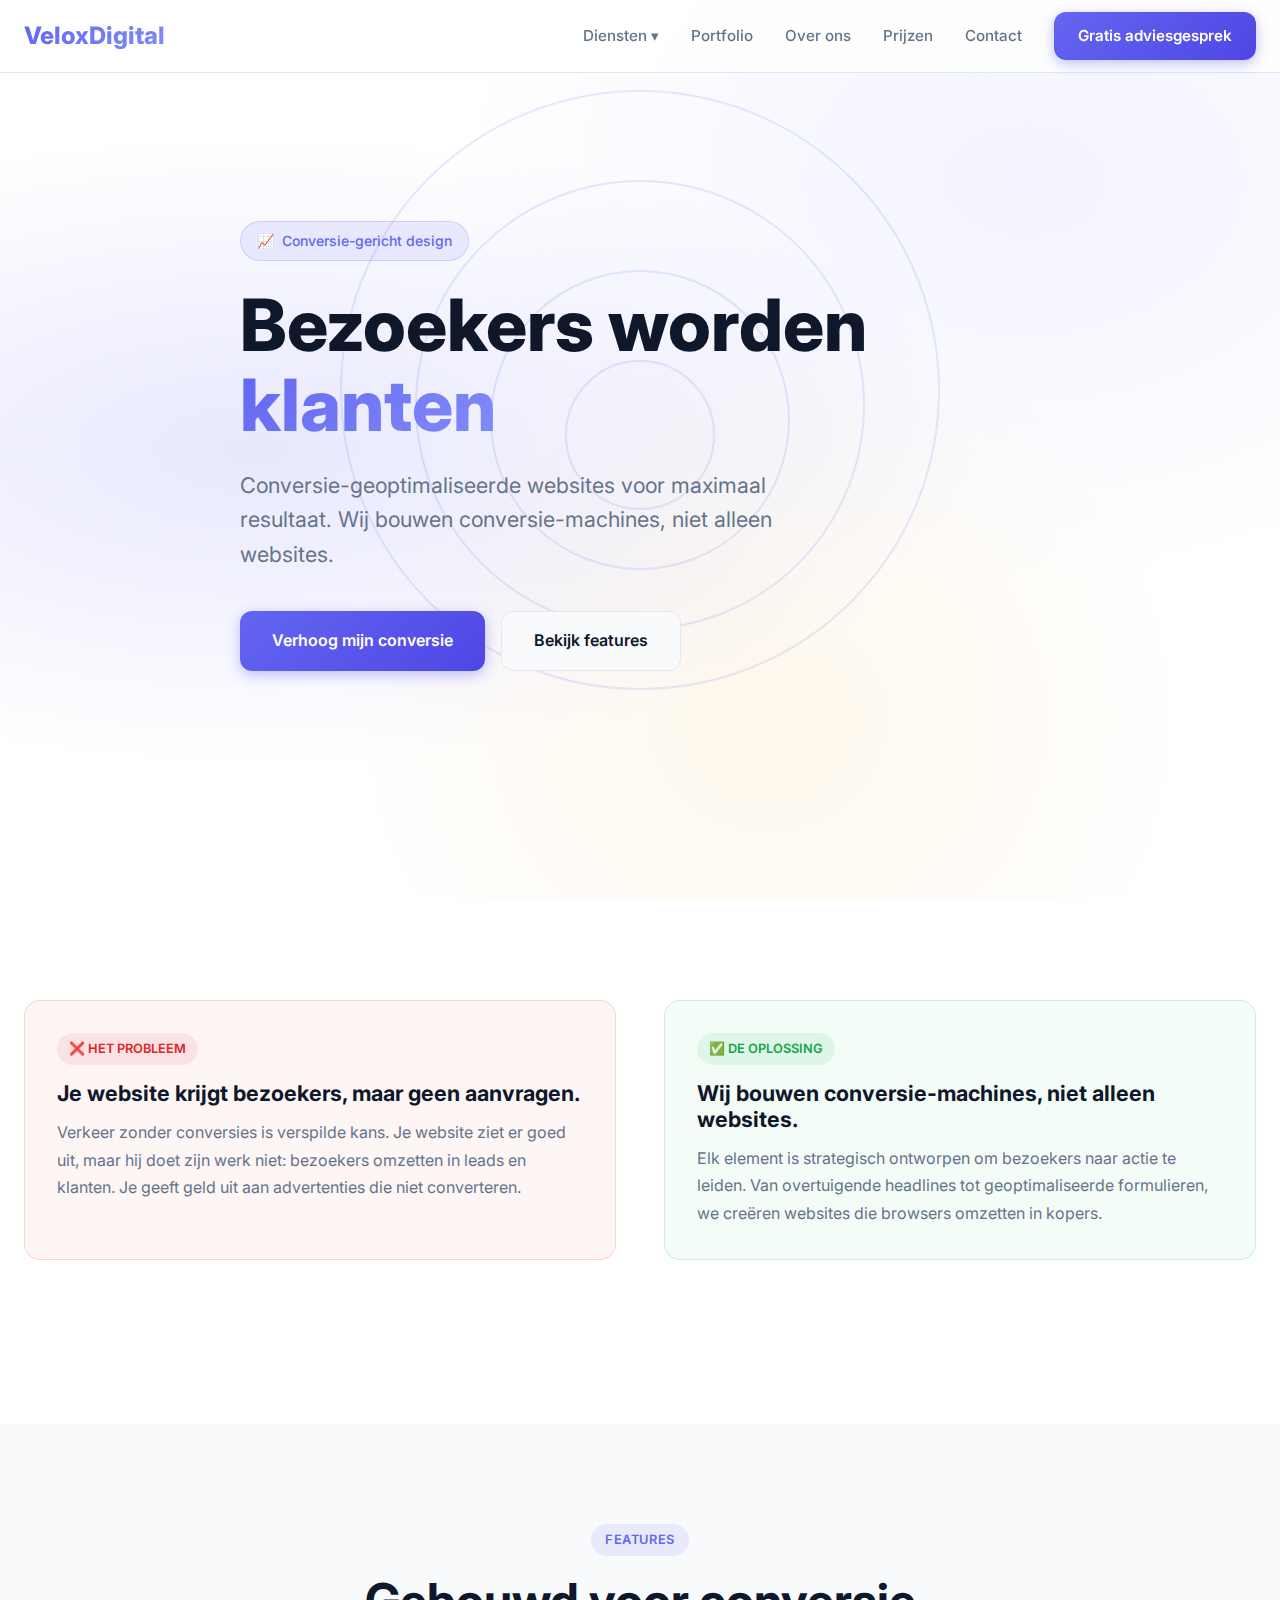
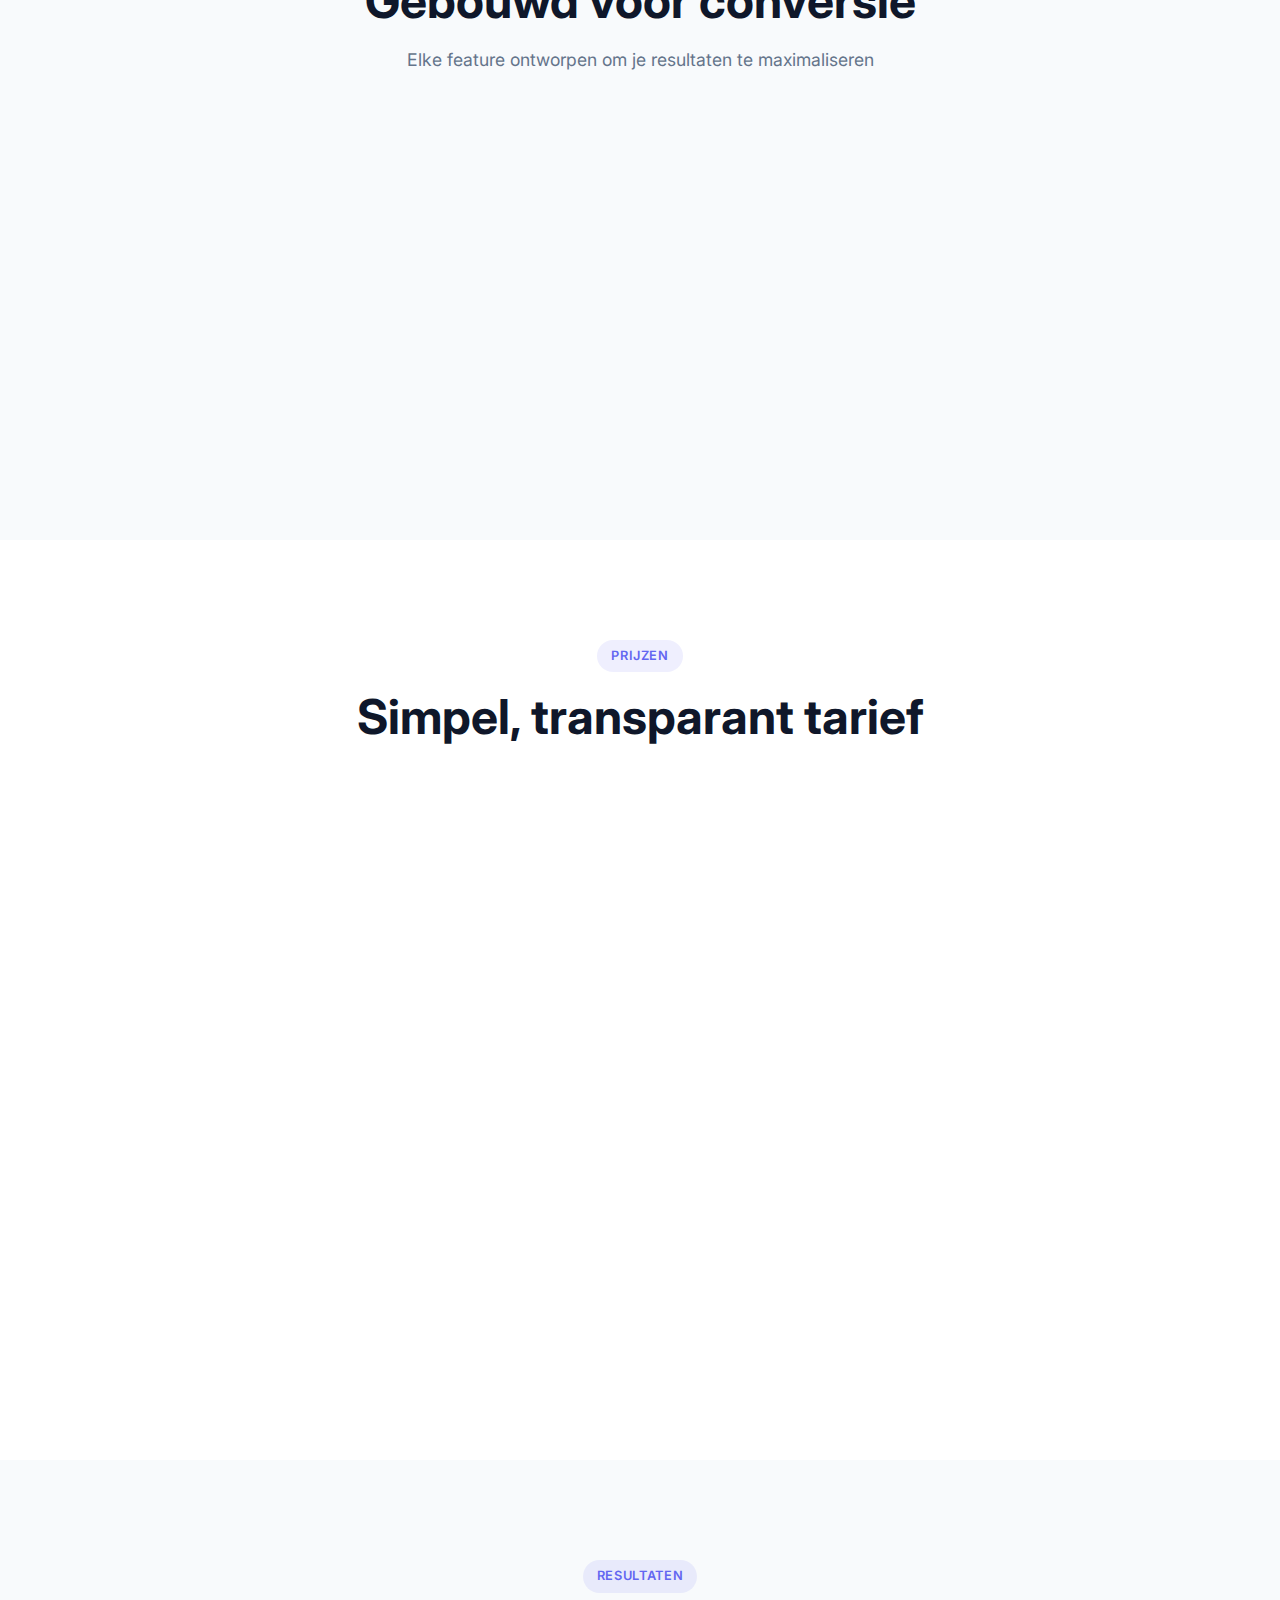
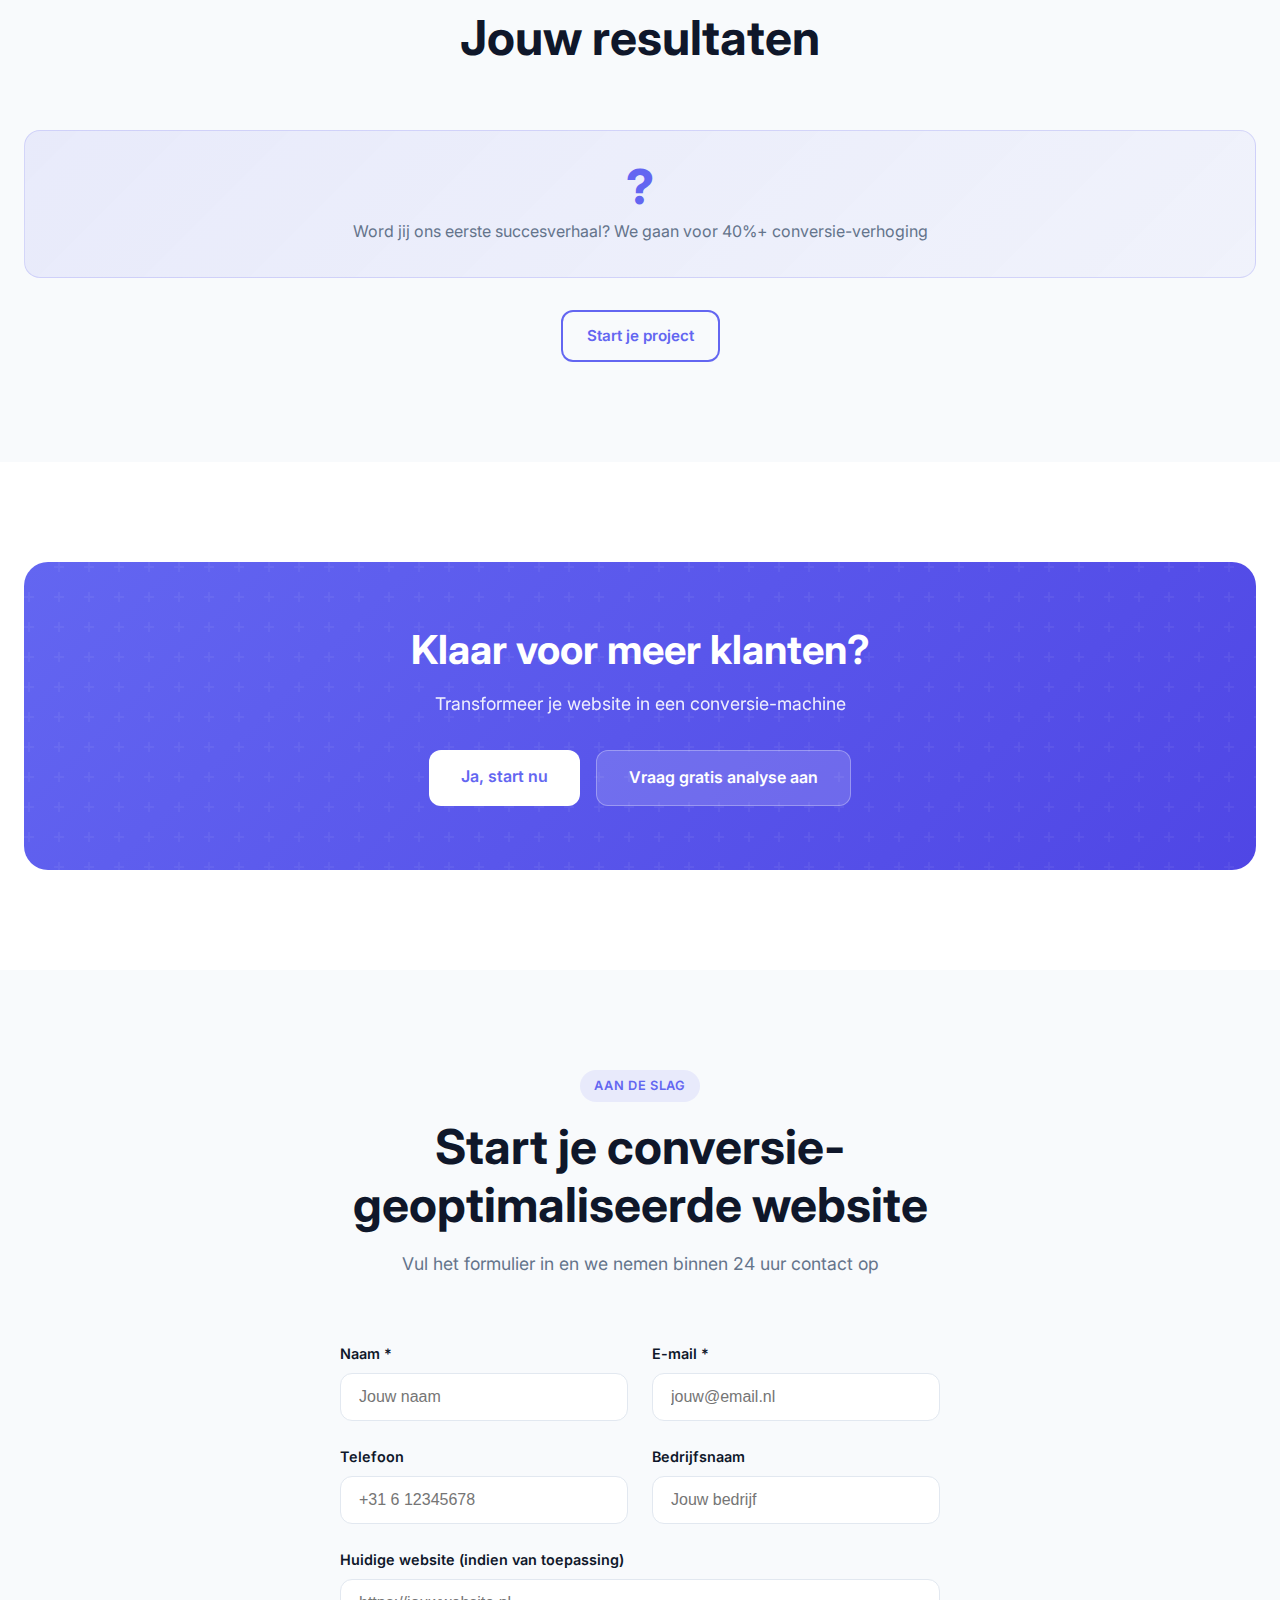
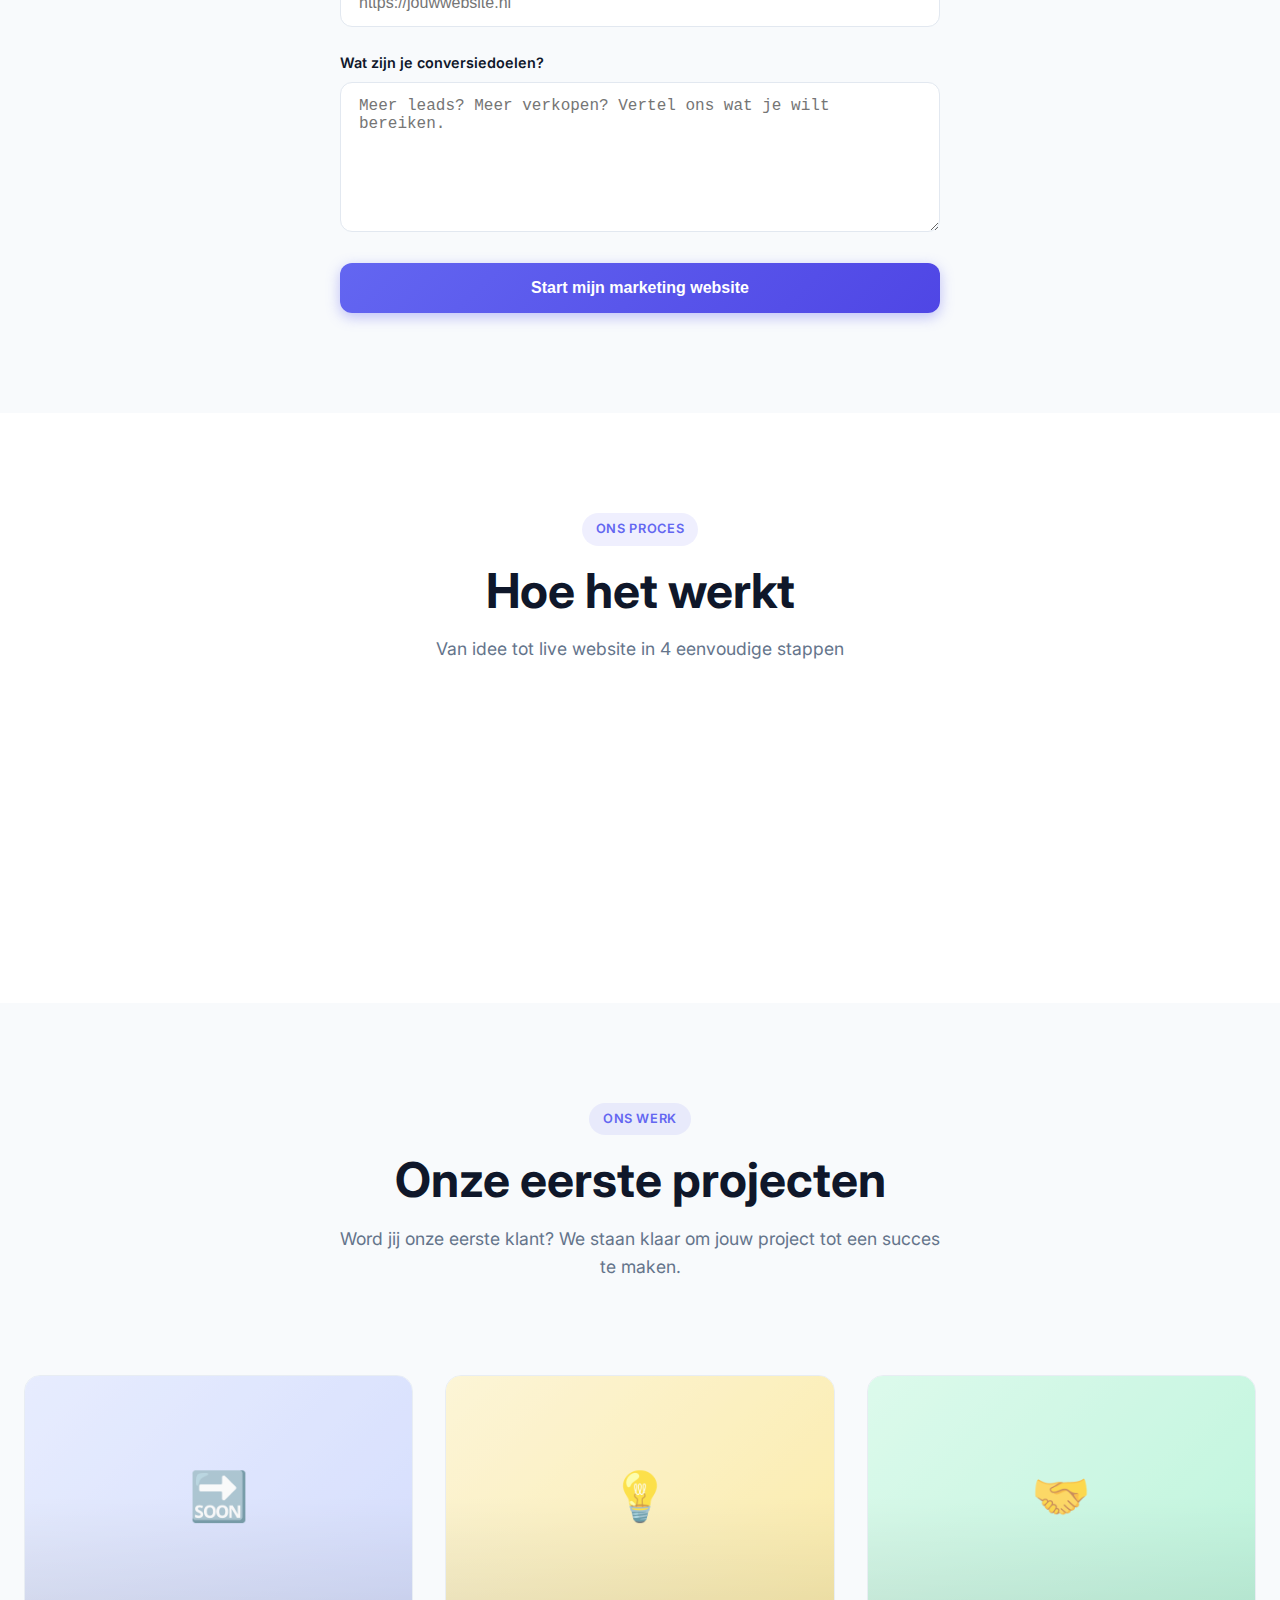
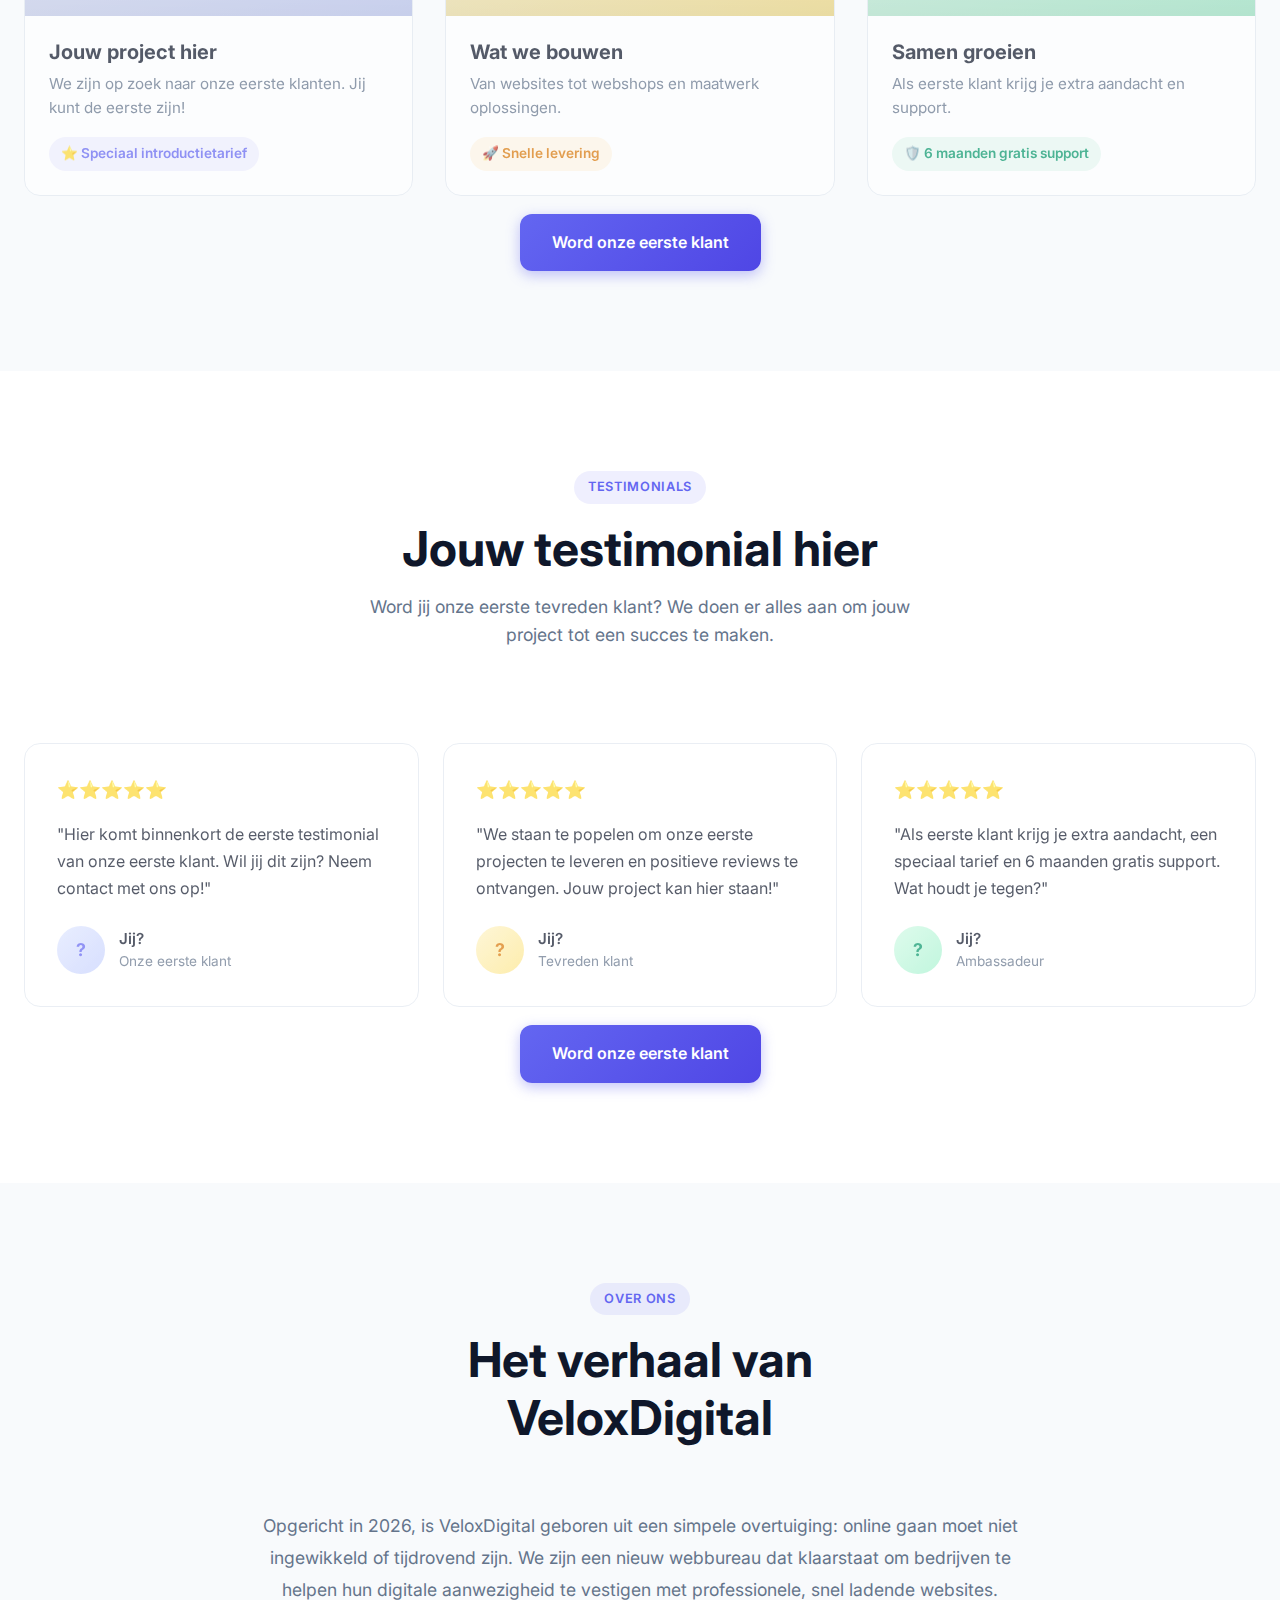
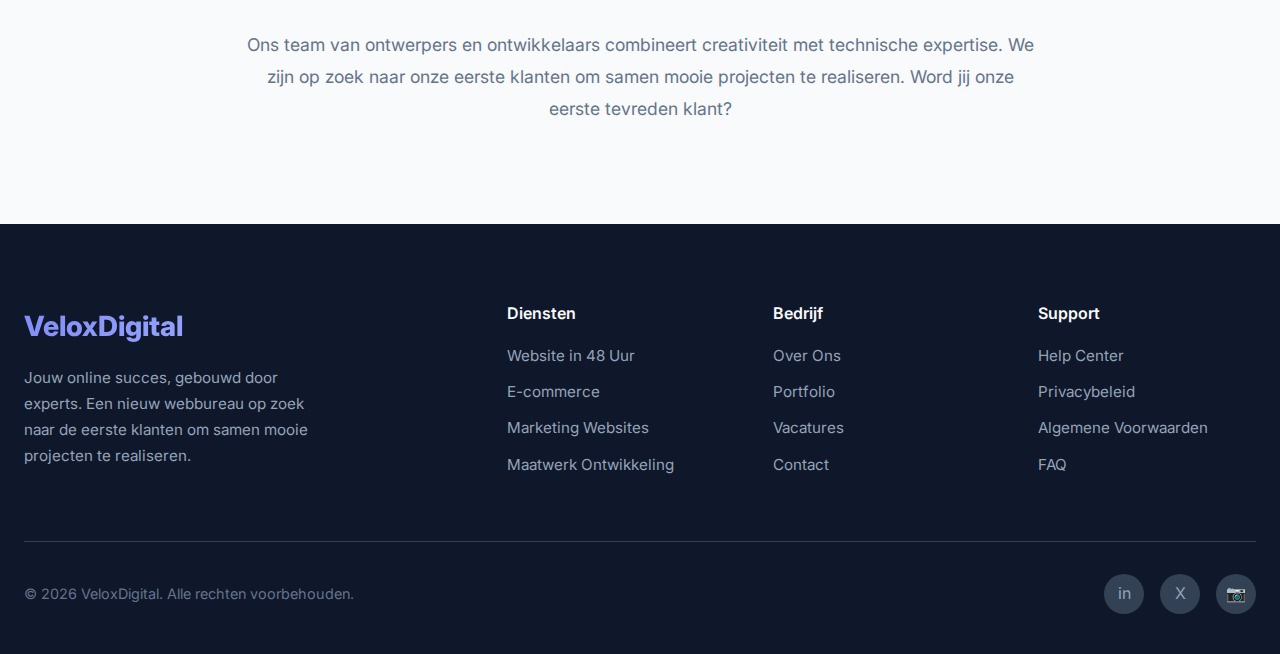
<file: marketing-websites.html>
<!DOCTYPE html>
<html lang="nl">
<head>
    <meta charset="UTF-8">
    <meta name="viewport" content="width=device-width, initial-scale=1.0">
    <title>Marketing Websites - VeloxDigital</title>
    <meta name="description" content="Conversie-geoptimaliseerde websites die bezoekers omzetten in klanten. Gemiddelde conversie-verhoging van 40%. Vanaf €599 met A/B testing en analytics.">
    <link rel="preconnect" href="https://fonts.googleapis.com">
    <link rel="preconnect" href="https://fonts.gstatic.com" crossorigin>
    <link href="https://fonts.googleapis.com/css2?family=Inter:wght@400;500;600;700;800&display=swap" rel="stylesheet">
    <link rel="stylesheet" href="styles.css">
    <style>
        .hero-funnel {
            position: absolute;
            inset: 0;
            overflow: hidden;
            z-index: -1;
        }
        .funnel-layer {
            position: absolute;
            left: 50%;
            transform: translateX(-50%);
            border: 2px solid rgba(99, 102, 241, 0.15);
            border-radius: 50%;
            animation: funnelPulse 3s ease-in-out infinite;
        }
        .funnel-layer:nth-child(1) {
            width: 600px;
            height: 600px;
            top: 10%;
            animation-delay: 0s;
        }
        .funnel-layer:nth-child(2) {
            width: 450px;
            height: 450px;
            top: 20%;
            animation-delay: 0.5s;
        }
        .funnel-layer:nth-child(3) {
            width: 300px;
            height: 300px;
            top: 30%;
            animation-delay: 1s;
        }
        .funnel-layer:nth-child(4) {
            width: 150px;
            height: 150px;
            top: 40%;
            animation-delay: 1.5s;
        }
        @keyframes funnelPulse {
            0%, 100% { transform: translateX(-50%) scale(1); opacity: 0.3; }
            50% { transform: translateX(-50%) scale(1.05); opacity: 0.6; }
        }
    </style>
</head>
<body>
    <!-- Navigatie -->
    <nav class="navbar">
        <div class="nav-container">
            <a href="index.html" class="logo">VeloxDigital</a>
            
            <div class="nav-links">
                <div class="dropdown">
                    <a href="index.html#diensten" class="nav-link">Diensten ▾</a>
                    <div class="dropdown-menu">
                        <a href="website-48-uur.html" class="dropdown-item">Website in 48 Uur</a>
                        <a href="webshops.html" class="dropdown-item">E-commerce Webshops</a>
                        <a href="marketing-websites.html" class="dropdown-item">Marketing Websites</a>
                        <a href="maatwerk.html" class="dropdown-item">Maatwerk Ontwikkeling</a>
                    </div>
                </div>
                <a href="index.html#portfolio" class="nav-link">Portfolio</a>
                <a href="index.html#over-ons" class="nav-link">Over ons</a>
                <a href="index.html#prijzen" class="nav-link">Prijzen</a>
                <a href="#contact" class="nav-link">Contact</a>
                <a href="#contact" class="btn btn-primary">Gratis adviesgesprek</a>
            </div>
            
            <button class="mobile-menu-btn" aria-label="Menu openen">
                <span></span>
                <span></span>
                <span></span>
            </button>
        </div>
    </nav>

    <!-- Hero Sectie -->
    <section class="hero">
        <div class="hero-funnel">
            <div class="funnel-layer"></div>
            <div class="funnel-layer"></div>
            <div class="funnel-layer"></div>
            <div class="funnel-layer"></div>
        </div>
        <div class="hero-bg">
            <div class="hero-gradient"></div>
        </div>
        <div class="container">
            <div class="hero-content">
                <div class="hero-badge">
                    <span>📈</span>
                    <span>Conversie-gericht design</span>
                </div>
                <h1 class="hero-title">Bezoekers worden <span class="text-gradient">klanten</span></h1>
                <p class="hero-subtitle">Conversie-geoptimaliseerde websites voor maximaal resultaat. Wij bouwen conversie-machines, niet alleen websites.</p>
                <div class="hero-buttons">
                    <a href="#contact" class="btn btn-primary btn-lg">Verhoog mijn conversie</a>
                    <a href="#features" class="btn btn-secondary btn-lg">Bekijk features</a>
                </div>
            </div>
        </div>
    </section>

    <!-- Probleem/Oplossing Sectie -->
    <section class="section">
        <div class="container">
            <div class="problem-solution">
                <div class="ps-card problem">
                    <span class="ps-label">❌ Het Probleem</span>
                    <h3 class="ps-title">Je website krijgt bezoekers, maar geen aanvragen.</h3>
                    <p class="ps-text">Verkeer zonder conversies is verspilde kans. Je website ziet er goed uit, maar hij doet zijn werk niet: bezoekers omzetten in leads en klanten. Je geeft geld uit aan advertenties die niet converteren.</p>
                </div>
                <div class="ps-card solution">
                    <span class="ps-label">✅ De Oplossing</span>
                    <h3 class="ps-title">Wij bouwen conversie-machines, niet alleen websites.</h3>
                    <p class="ps-text">Elk element is strategisch ontworpen om bezoekers naar actie te leiden. Van overtuigende headlines tot geoptimaliseerde formulieren, we creëren websites die browsers omzetten in kopers.</p>
                </div>
            </div>
        </div>
    </section>

    <!-- Features Sectie -->
    <section id="features" class="section section-alt">
        <div class="container">
            <div class="section-header">
                <span class="section-label">Features</span>
                <h2 class="section-title">Gebouwd voor conversie</h2>
                <p class="section-subtitle">Elke feature ontworpen om je resultaten te maximaliseren</p>
            </div>
            
            <div class="features-grid">
                <div class="feature-item">
                    <div class="feature-icon">🧪</div>
                    <div class="feature-content">
                        <h4>A/B testing ready</h4>
                        <p>Test verschillende versies om prestaties te optimaliseren</p>
                    </div>
                </div>
                <div class="feature-item">
                    <div class="feature-icon">⚡</div>
                    <div class="feature-content">
                        <h4>Snelle laadtijden (&lt; 2 sec)</h4>
                        <p>Snelheid is belangrijk voor conversies en SEO</p>
                    </div>
                </div>
                <div class="feature-item">
                    <div class="feature-icon">🎯</div>
                    <div class="feature-content">
                        <h4>Strategische call-to-actions</h4>
                        <p>Geplaatst waar ze geklikt worden</p>
                    </div>
                </div>
                <div class="feature-item">
                    <div class="feature-icon">📋</div>
                    <div class="feature-content">
                        <h4>Lead capture formulieren</h4>
                        <p>Geoptimaliseerde formulieren die converteren</p>
                    </div>
                </div>
                <div class="feature-item">
                    <div class="feature-icon">📊</div>
                    <div class="feature-content">
                        <h4>Analytics integratie</h4>
                        <p>Volg elke bezoeker en conversie</p>
                    </div>
                </div>
                <div class="feature-item">
                    <div class="feature-icon">🔥</div>
                    <div class="feature-content">
                        <h4>Heatmap tracking</h4>
                        <p>Zie waar bezoekers klikken en scrollen</p>
                    </div>
                </div>
            </div>
        </div>
    </section>

    <!-- Prijs Sectie -->
    <section class="section">
        <div class="container">
            <div class="section-header">
                <span class="section-label">Prijzen</span>
                <h2 class="section-title">Simpel, transparant tarief</h2>
            </div>
            
            <div style="max-width: 500px; margin: 0 auto;">
                <div class="price-card">
                    <p class="price-label">Marketing Website</p>
                    <p class="price-amount">€599</p>
                    <p class="price-note">Eenmalig, geen verborgen kosten</p>
                    <div class="price-features">
                        <div class="price-feature">Alles van Website pakket</div>
                        <div class="price-feature">Conversie-optimalisatie</div>
                        <div class="price-feature">A/B testing setup</div>
                        <div class="price-feature">Analytics dashboard</div>
                        <div class="price-feature">6 maanden support</div>
                    </div>
                    <a href="#contact" class="cta-btn-primary" style="display: inline-block;">Verhoog mijn conversie</a>
                </div>
            </div>
        </div>
    </section>

    <!-- Resultaten Sectie -->
    <section class="section section-alt">
        <div class="container">
            <div class="section-header">
                <span class="section-label">Resultaten</span>
                <h2 class="section-title">Jouw resultaten</h2>
            </div>
            
            <div class="results-banner" style="background: linear-gradient(135deg, rgba(99, 102, 241, 0.1) 0%, rgba(99, 102, 241, 0.05) 100%); border-color: rgba(99, 102, 241, 0.2);">
                <p class="results-number" style="color: var(--primary);">?</p>
                <p class="results-text">Word jij ons eerste succesverhaal? We gaan voor 40%+ conversie-verhoging</p>
            </div>
            
            <div style="text-align: center; margin-top: 32px;">
                <a href="#contact" class="btn btn-outline">Start je project</a>
            </div>
        </div>
    </section>

    <!-- CTA Sectie -->
    <section id="contact" class="cta-section">
        <div class="container">
            <div class="cta-box">
                <h2 class="cta-title">Klaar voor meer klanten?</h2>
                <p class="cta-subtitle">Transformeer je website in een conversie-machine</p>
                <div class="cta-buttons">
                    <a href="#contact-form" class="cta-btn-primary">Ja, start nu</a>
                    <a href="#" class="cta-btn-secondary">Vraag gratis analyse aan</a>
                </div>
            </div>
        </div>
    </section>

    <!-- Contact Formulier Sectie -->
    <section id="contact-form" class="section section-alt">
        <div class="container">
            <div class="section-header">
                <span class="section-label">Aan de Slag</span>
                <h2 class="section-title">Start je conversie-geoptimaliseerde website</h2>
                <p class="section-subtitle">Vul het formulier in en we nemen binnen 24 uur contact op</p>
            </div>
            
            <form class="contact-form">
                <div class="form-row">
                    <div class="form-group">
                        <label class="form-label">Naam *</label>
                        <input type="text" class="form-input" placeholder="Jouw naam" required>
                    </div>
                    <div class="form-group">
                        <label class="form-label">E-mail *</label>
                        <input type="email" class="form-input" placeholder="jouw@email.nl" required>
                    </div>
                </div>
                
                <div class="form-row">
                    <div class="form-group">
                        <label class="form-label">Telefoon</label>
                        <input type="tel" class="form-input" placeholder="+31 6 12345678">
                    </div>
                    <div class="form-group">
                        <label class="form-label">Bedrijfsnaam</label>
                        <input type="text" class="form-input" placeholder="Jouw bedrijf">
                    </div>
                </div>
                
                <div class="form-group">
                    <label class="form-label">Huidige website (indien van toepassing)</label>
                    <input type="url" class="form-input" placeholder="https://jouwwebsite.nl">
                </div>
                
                <div class="form-group">
                    <label class="form-label">Wat zijn je conversiedoelen?</label>
                    <textarea class="form-textarea" placeholder="Meer leads? Meer verkopen? Vertel ons wat je wilt bereiken."></textarea>
                </div>
                
                <button type="submit" class="btn btn-primary btn-lg" style="width: 100%;">Start mijn marketing website</button>
            </form>
        </div>
    </section>

    <!-- Hoe Het Werkt (Gedeeld) -->
    <section class="section">
        <div class="container">
            <div class="section-header">
                <span class="section-label">Ons Proces</span>
                <h2 class="section-title">Hoe het werkt</h2>
                <p class="section-subtitle">Van idee tot live website in 4 eenvoudige stappen</p>
            </div>
            
            <div class="process-steps">
                <div class="process-step">
                    <div class="step-number">1</div>
                    <h3 class="step-title">Kennismaking</h3>
                    <p class="step-desc">We bespreken jouw wensen en doelen in een gratis adviesgesprek.</p>
                </div>
                <div class="process-step">
                    <div class="step-number">2</div>
                    <h3 class="step-title">Ontwerp</h3>
                    <p class="step-desc">We maken een ontwerp dat perfect bij jouw merk past.</p>
                </div>
                <div class="process-step">
                    <div class="step-number">3</div>
                    <h3 class="step-title">Bouw</h3>
                    <p class="step-desc">We ontwikkelen je website met de nieuwste technologieën.</p>
                </div>
                <div class="process-step">
                    <div class="step-number">4</div>
                    <h3 class="step-title">Lancering</h3>
                    <p class="step-desc">Je website gaat live en we bieden support.</p>
                </div>
            </div>
        </div>
    </section>

    <!-- Portfolio (Gedeeld) -->
    <section class="section section-alt">
        <div class="container">
            <div class="section-header">
                <span class="section-label">Ons Werk</span>
                <h2 class="section-title">Onze eerste projecten</h2>
                <p class="section-subtitle">Word jij onze eerste klant? We staan klaar om jouw project tot een succes te maken.</p>
            </div>
            
            <div class="portfolio-grid">
                <div class="portfolio-card" style="opacity: 0.7;">
                    <div class="portfolio-image" style="background: linear-gradient(135deg, #e0e7ff 0%, #c7d2fe 100%);">
                        <span style="font-size: 3rem;">🔜</span>
                    </div>
                    <div class="portfolio-content">
                        <h3 class="portfolio-title">Jouw project hier</h3>
                        <p class="portfolio-desc">We zijn op zoek naar onze eerste klanten. Jij kunt de eerste zijn!</p>
                        <span class="portfolio-result" style="background: rgba(99, 102, 241, 0.1); color: var(--primary);">⭐ Speciaal introductietarief</span>
                    </div>
                </div>
                
                <div class="portfolio-card" style="opacity: 0.7;">
                    <div class="portfolio-image" style="background: linear-gradient(135deg, #fef3c7 0%, #fde68a 100%);">
                        <span style="font-size: 3rem;">💡</span>
                    </div>
                    <div class="portfolio-content">
                        <h3 class="portfolio-title">Wat we bouwen</h3>
                        <p class="portfolio-desc">Van websites tot webshops en maatwerk oplossingen.</p>
                        <span class="portfolio-result" style="background: rgba(245, 158, 11, 0.1); color: #d97706;">🚀 Snelle levering</span>
                    </div>
                </div>
                
                <div class="portfolio-card" style="opacity: 0.7;">
                    <div class="portfolio-image" style="background: linear-gradient(135deg, #d1fae5 0%, #a7f3d0 100%);">
                        <span style="font-size: 3rem;">🤝</span>
                    </div>
                    <div class="portfolio-content">
                        <h3 class="portfolio-title">Samen groeien</h3>
                        <p class="portfolio-desc">Als eerste klant krijg je extra aandacht en support.</p>
                        <span class="portfolio-result" style="background: rgba(16, 185, 129, 0.1); color: #059669;">🛡️ 6 maanden gratis support</span>
                    </div>
                </div>
            </div>
            
            <div style="text-align: center; margin-top: 48px;">
                <a href="#contact" class="btn btn-primary btn-lg">Word onze eerste klant</a>
            </div>
        </div>
    </section>

    <!-- Testimonials (Gedeeld) -->
    <section class="section">
        <div class="container">
            <div class="section-header">
                <span class="section-label">Testimonials</span>
                <h2 class="section-title">Jouw testimonial hier</h2>
                <p class="section-subtitle">Word jij onze eerste tevreden klant? We doen er alles aan om jouw project tot een succes te maken.</p>
            </div>
            
            <div class="testimonials-grid">
                <div class="testimonial-card" style="opacity: 0.7;">
                    <div class="testimonial-stars">⭐⭐⭐⭐⭐</div>
                    <p class="testimonial-text">"Hier komt binnenkort de eerste testimonial van onze eerste klant. Wil jij dit zijn? Neem contact met ons op!"</p>
                    <div class="testimonial-author">
                        <div class="testimonial-avatar" style="background: linear-gradient(135deg, #e0e7ff 0%, #c7d2fe 100%); color: var(--primary);">?</div>
                        <div>
                            <div class="testimonial-name">Jij?</div>
                            <div class="testimonial-role">Onze eerste klant</div>
                        </div>
                    </div>
                </div>
                
                <div class="testimonial-card" style="opacity: 0.7;">
                    <div class="testimonial-stars">⭐⭐⭐⭐⭐</div>
                    <p class="testimonial-text">"We staan te popelen om onze eerste projecten te leveren en positieve reviews te ontvangen. Jouw project kan hier staan!"</p>
                    <div class="testimonial-author">
                        <div class="testimonial-avatar" style="background: linear-gradient(135deg, #fef3c7 0%, #fde68a 100%); color: #d97706;">?</div>
                        <div>
                            <div class="testimonial-name">Jij?</div>
                            <div class="testimonial-role">Tevreden klant</div>
                        </div>
                    </div>
                </div>
                
                <div class="testimonial-card" style="opacity: 0.7;">
                    <div class="testimonial-stars">⭐⭐⭐⭐⭐</div>
                    <p class="testimonial-text">"Als eerste klant krijg je extra aandacht, een speciaal tarief en 6 maanden gratis support. Wat houdt je tegen?"</p>
                    <div class="testimonial-author">
                        <div class="testimonial-avatar" style="background: linear-gradient(135deg, #d1fae5 0%, #a7f3d0 100%); color: #059669;">?</div>
                        <div>
                            <div class="testimonial-name">Jij?</div>
                            <div class="testimonial-role">Ambassadeur</div>
                        </div>
                    </div>
                </div>
            </div>
            
            <div style="text-align: center; margin-top: 48px;">
                <a href="#contact" class="btn btn-primary btn-lg">Word onze eerste klant</a>
            </div>
        </div>
    </section>

    <!-- Over Ons (Gedeeld) -->
    <section class="section section-alt">
        <div class="container">
            <div class="section-header">
                <span class="section-label">Over Ons</span>
                <h2 class="section-title">Het verhaal van VeloxDigital</h2>
            </div>
            
            <div style="max-width: 800px; margin: 0 auto; text-align: center;">
                <p style="font-size: 1.1rem; line-height: 1.8; color: var(--text-light); margin-bottom: 24px;">
                    Opgericht in 2026, is VeloxDigital geboren uit een simpele overtuiging: online gaan moet niet ingewikkeld of tijdrovend zijn. We zijn een nieuw webbureau dat klaarstaat om bedrijven te helpen hun digitale aanwezigheid te vestigen met professionele, snel ladende websites.
                </p>
                <p style="font-size: 1.1rem; line-height: 1.8; color: var(--text-light);">
                    Ons team van ontwerpers en ontwikkelaars combineert creativiteit met technische expertise. We zijn op zoek naar onze eerste klanten om samen mooie projecten te realiseren. Word jij onze eerste tevreden klant?
                </p>
            </div>
        </div>
    </section>

    <!-- Footer -->
    <footer class="footer">
        <div class="container">
            <div class="footer-grid">
                <div class="footer-brand">
                    <div class="footer-logo">VeloxDigital</div>
                    <p class="footer-desc">Jouw online succes, gebouwd door experts. Een nieuw webbureau op zoek naar de eerste klanten om samen mooie projecten te realiseren.</p>
                </div>
                
                <div>
                    <h4 class="footer-title">Diensten</h4>
                    <div class="footer-links">
                        <a href="website-48-uur.html" class="footer-link">Website in 48 Uur</a>
                        <a href="webshops.html" class="footer-link">E-commerce</a>
                        <a href="marketing-websites.html" class="footer-link">Marketing Websites</a>
                        <a href="maatwerk.html" class="footer-link">Maatwerk Ontwikkeling</a>
                    </div>
                </div>
                
                <div>
                    <h4 class="footer-title">Bedrijf</h4>
                    <div class="footer-links">
                        <a href="index.html#over-ons" class="footer-link">Over Ons</a>
                        <a href="index.html#portfolio" class="footer-link">Portfolio</a>
                        <a href="#" class="footer-link">Vacatures</a>
                        <a href="#contact" class="footer-link">Contact</a>
                    </div>
                </div>
                
                <div>
                    <h4 class="footer-title">Support</h4>
                    <div class="footer-links">
                        <a href="#" class="footer-link">Help Center</a>
                        <a href="#" class="footer-link">Privacybeleid</a>
                        <a href="#" class="footer-link">Algemene Voorwaarden</a>
                        <a href="#" class="footer-link">FAQ</a>
                    </div>
                </div>
            </div>
            
            <div class="footer-bottom">
                <p class="footer-copyright">© 2026 VeloxDigital. Alle rechten voorbehouden.</p>
                <div class="footer-social">
                    <a href="#" class="social-link" aria-label="LinkedIn">in</a>
                    <a href="#" class="social-link" aria-label="Twitter">X</a>
                    <a href="#" class="social-link" aria-label="Instagram">📷</a>
                </div>
            </div>
        </div>
    </footer>

    <script src="script.js"></script>
</body>
</html>
</file>
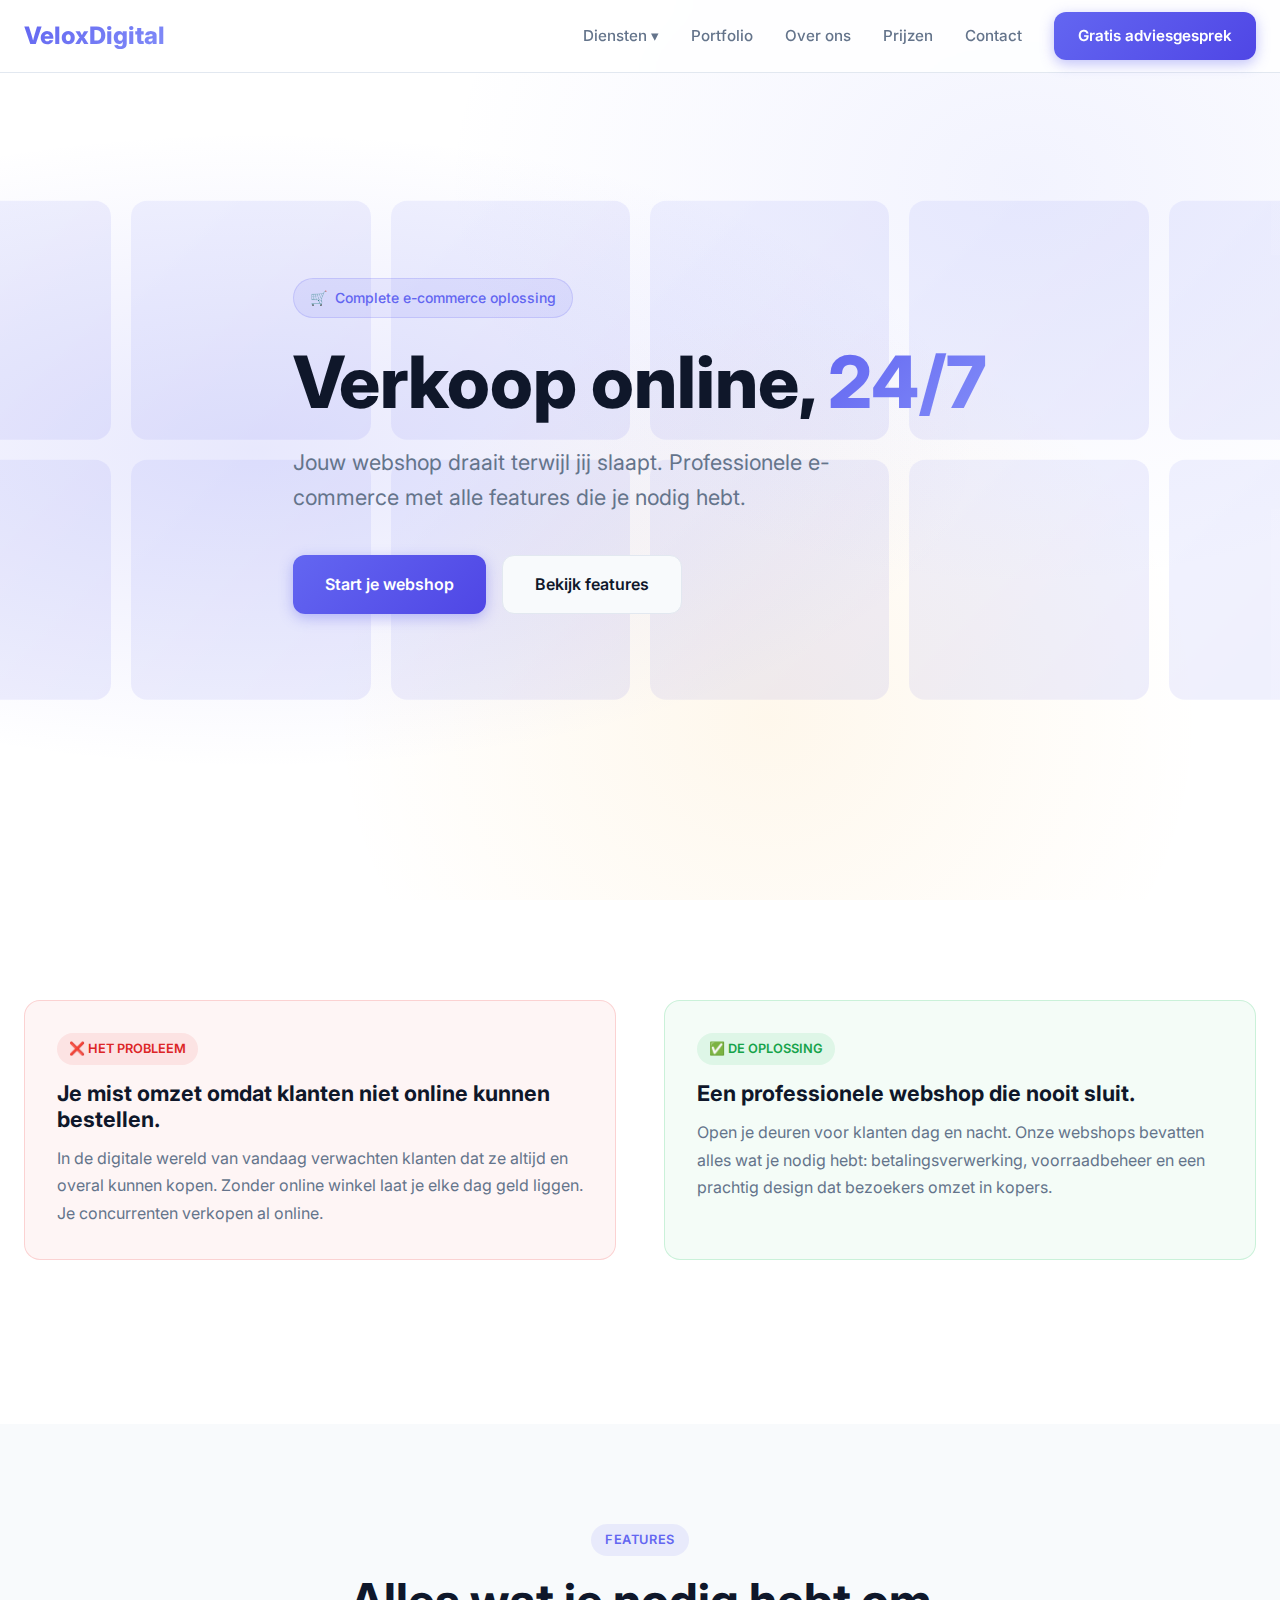
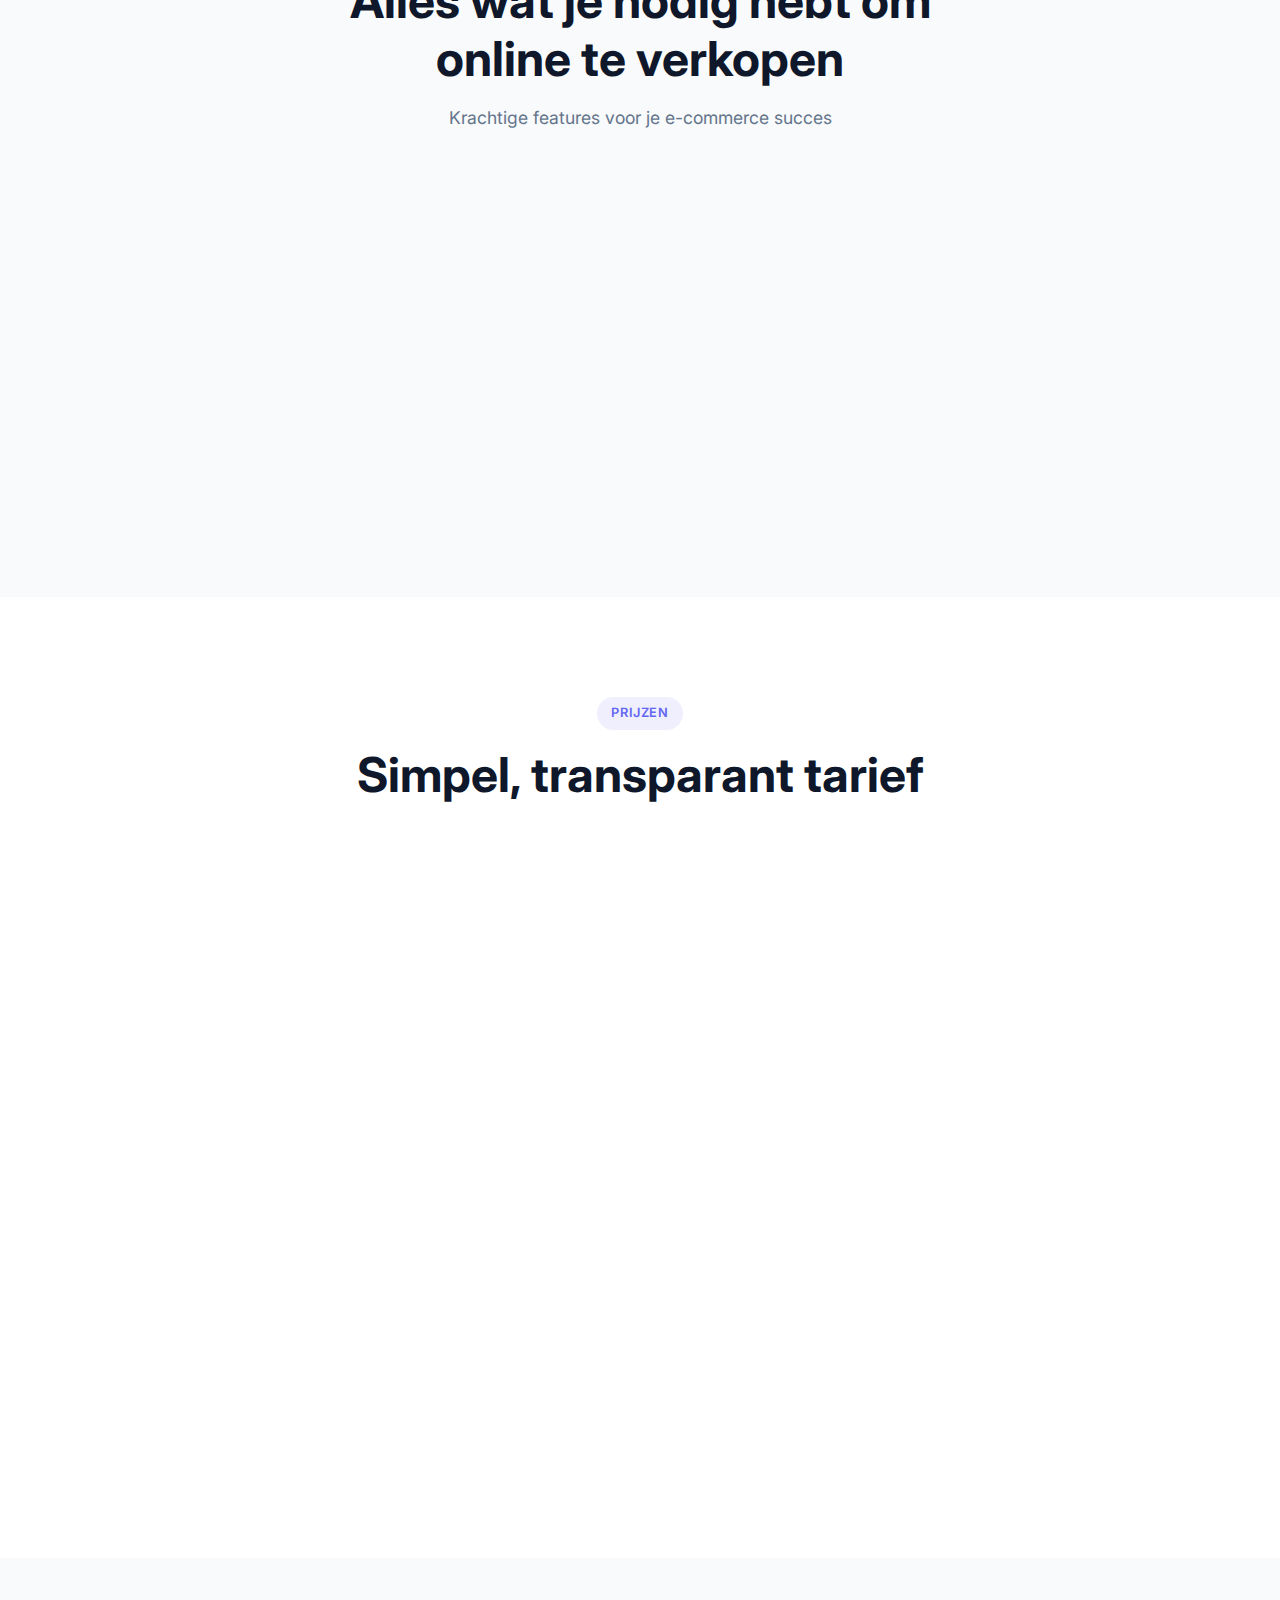
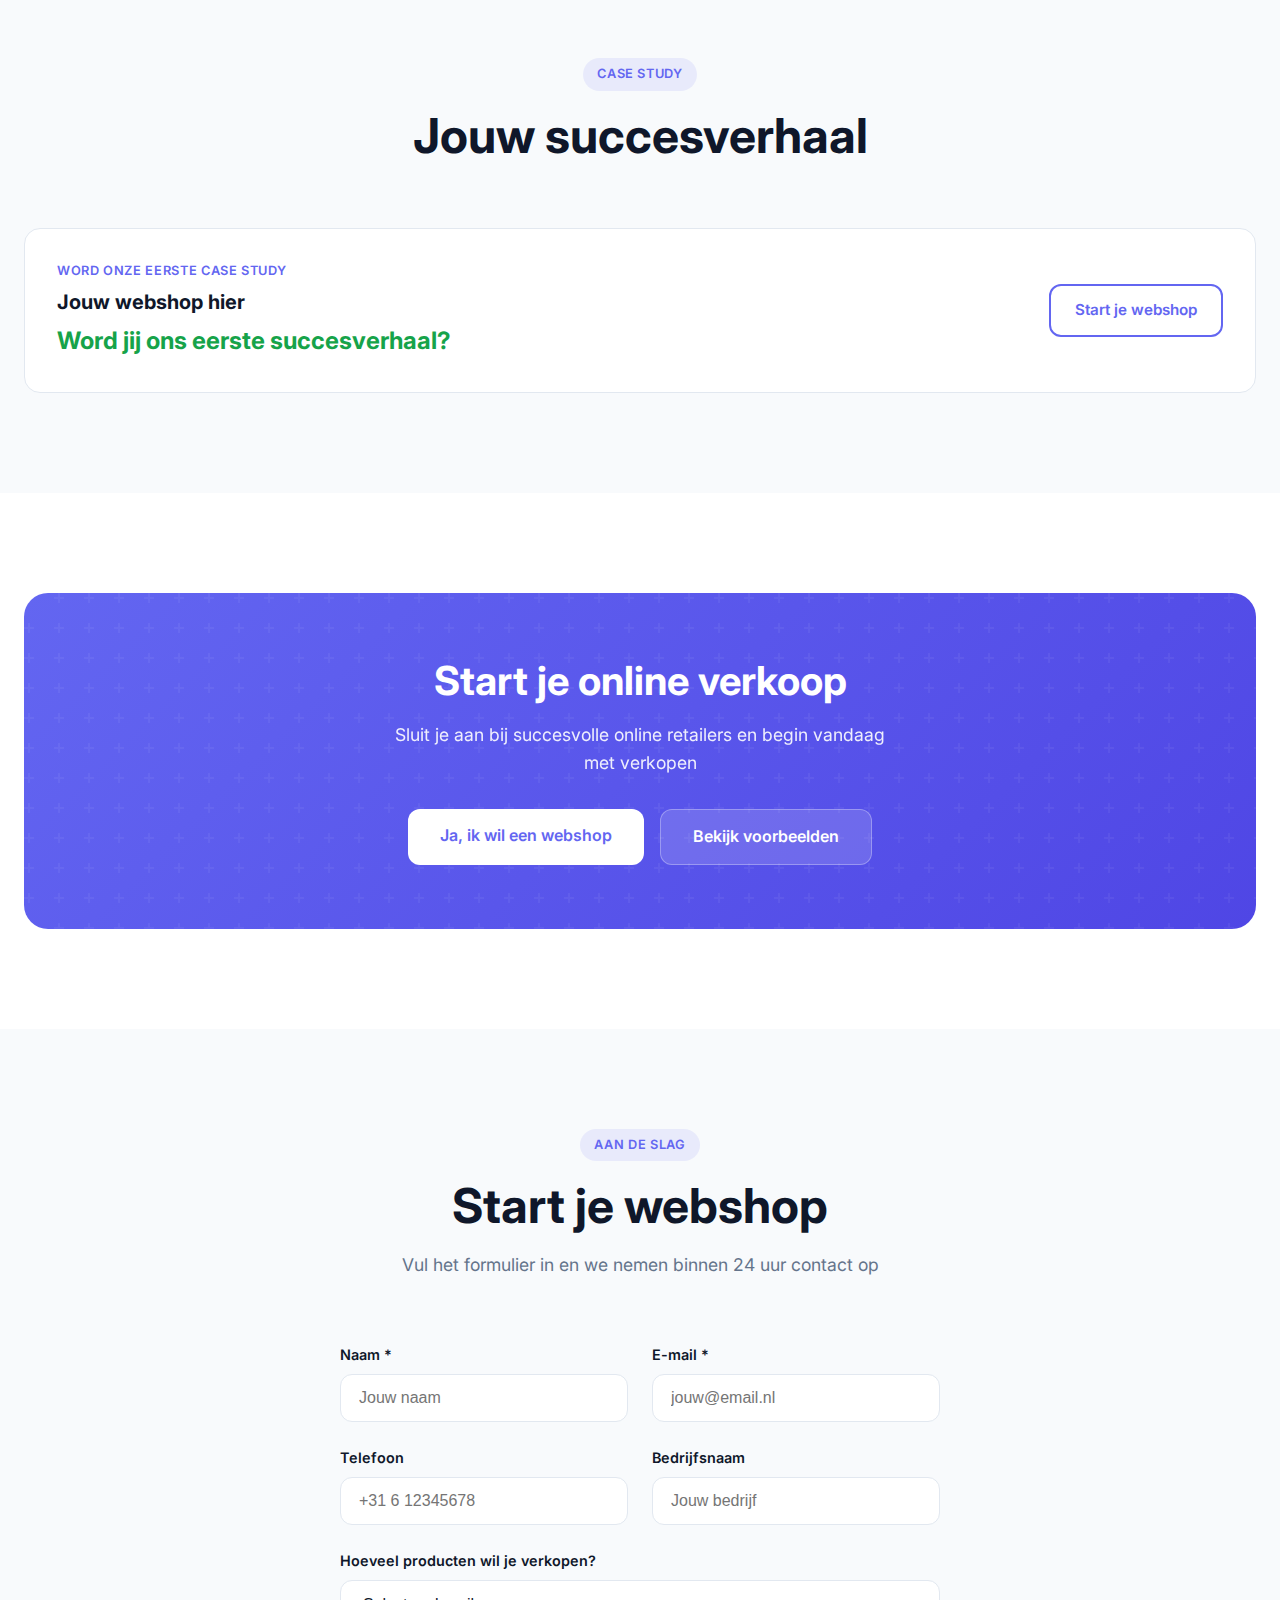
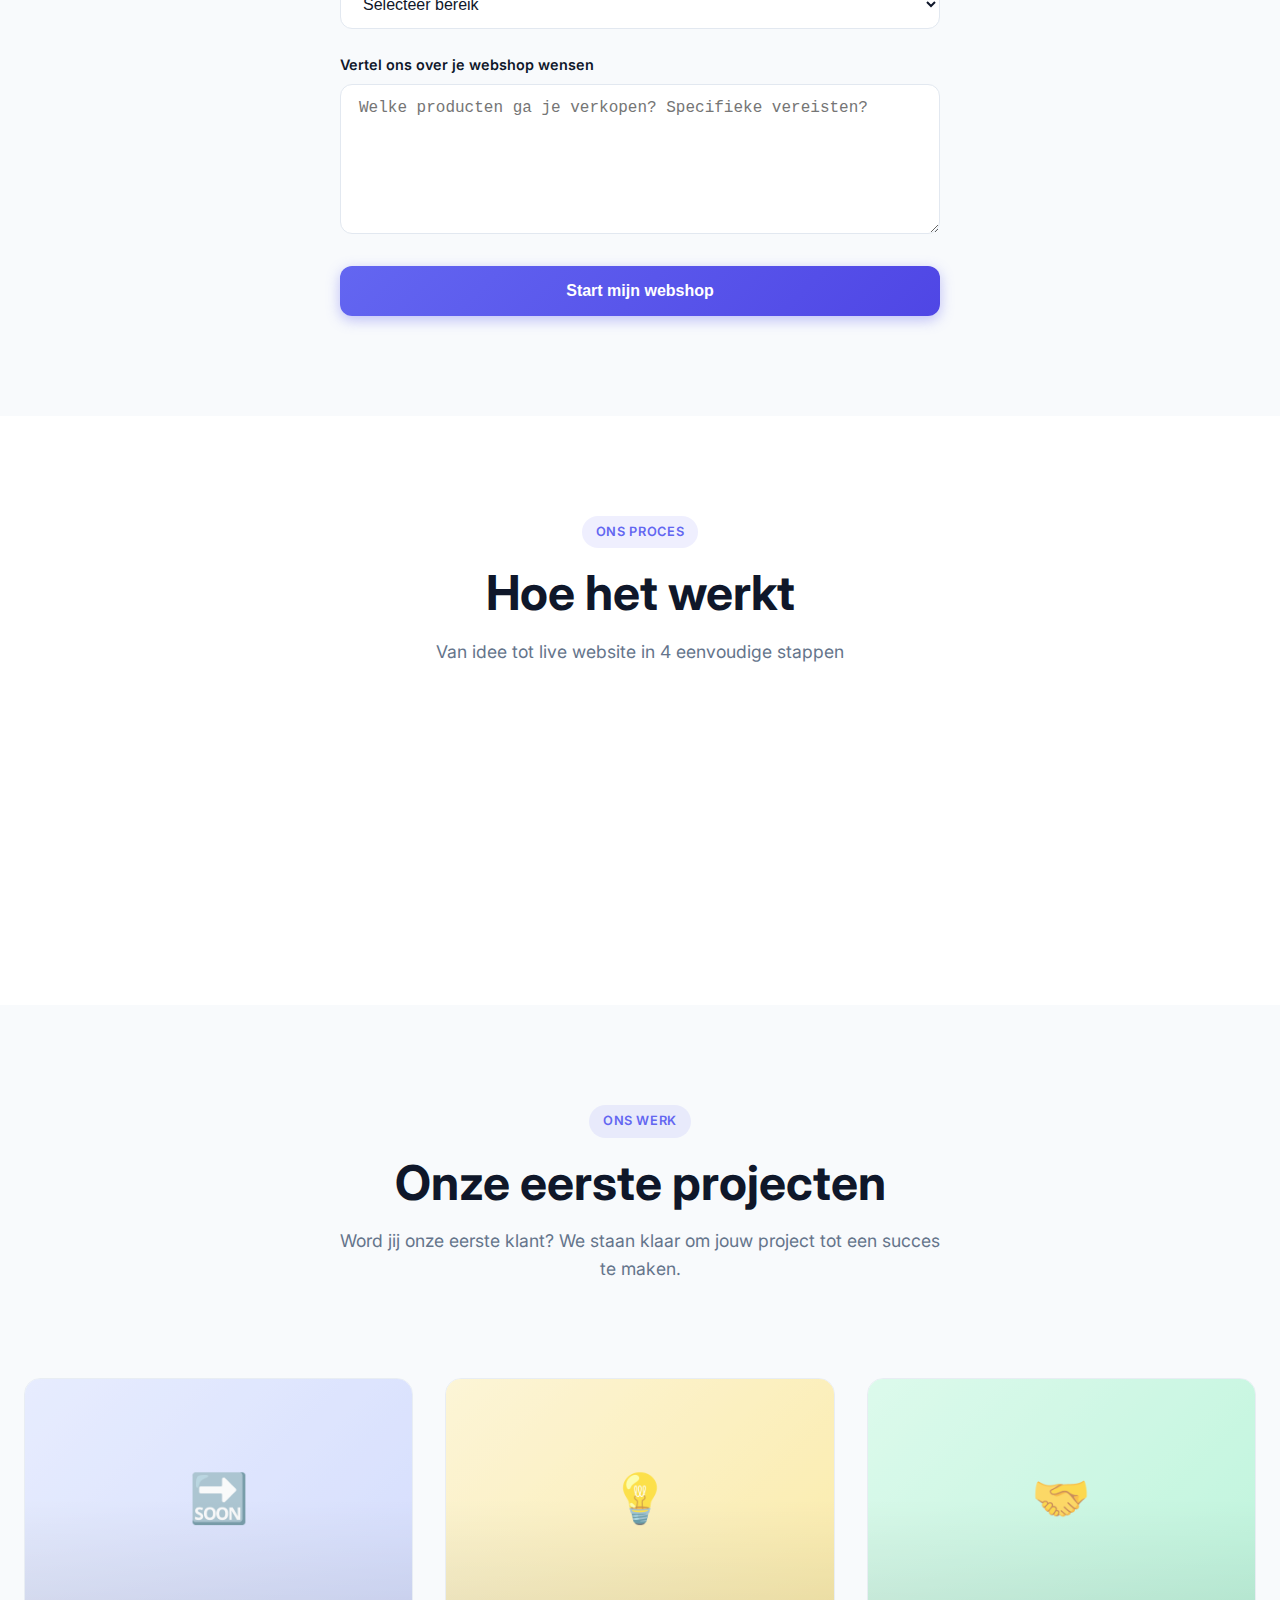
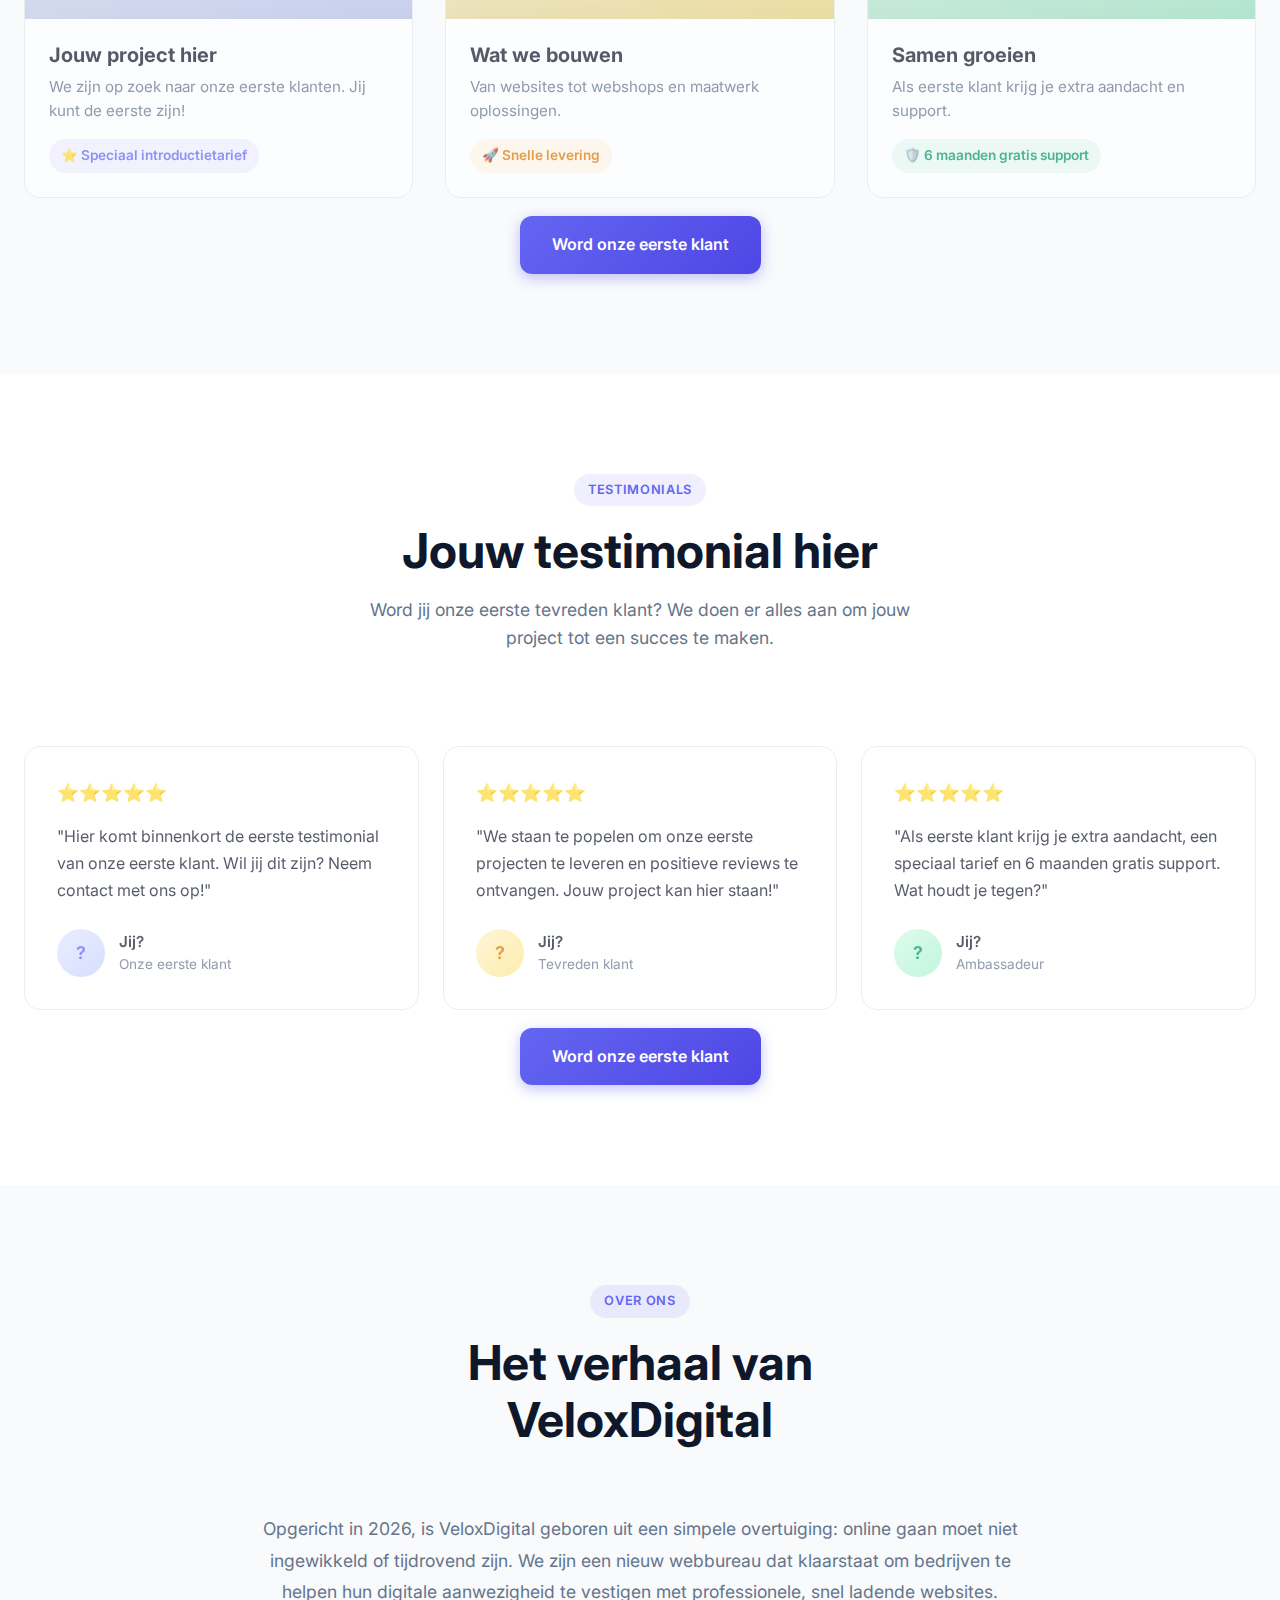
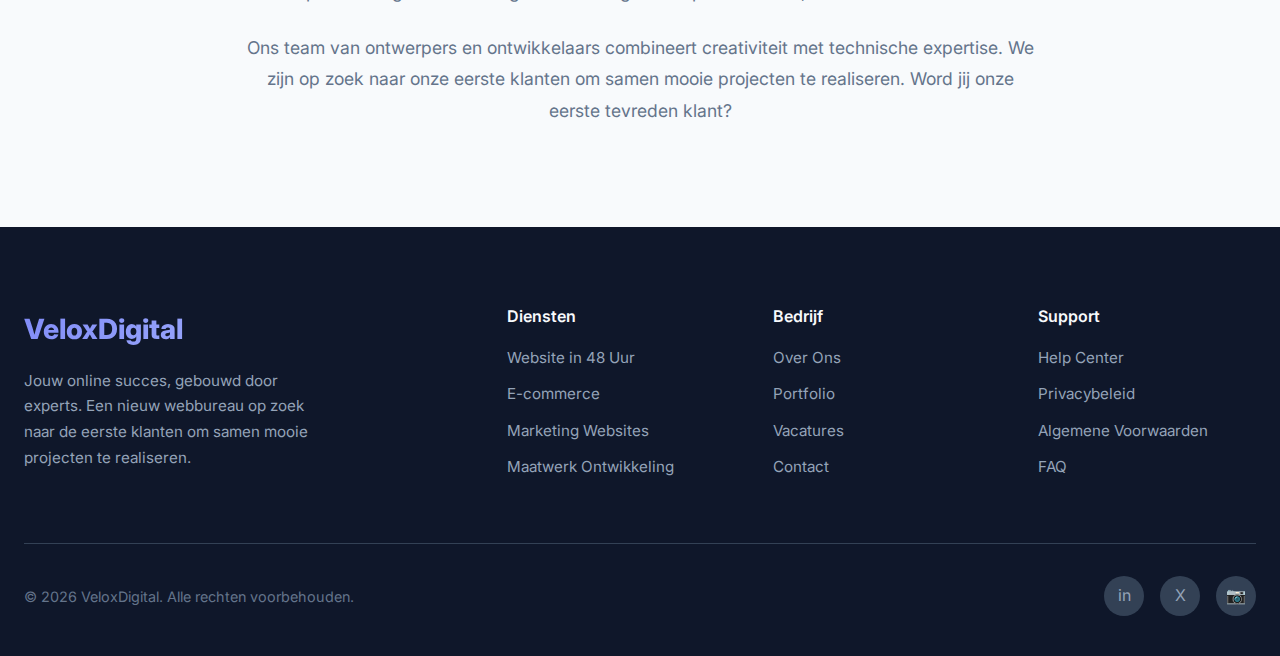
<file: webshops.html>
<!DOCTYPE html>
<html lang="nl">
<head>
    <meta charset="UTF-8">
    <meta name="viewport" content="width=device-width, initial-scale=1.0">
    <title>E-commerce Webshops - VeloxDigital</title>
    <meta name="description" content="Verkoop je producten online 24/7 met een professionele webshop. Vanaf €999 met betalingsintegratie, voorraadbeheer en 6 maanden support.">
    <link rel="preconnect" href="https://fonts.googleapis.com">
    <link rel="preconnect" href="https://fonts.gstatic.com" crossorigin>
    <link href="https://fonts.googleapis.com/css2?family=Inter:wght@400;500;600;700;800&display=swap" rel="stylesheet">
    <link rel="stylesheet" href="styles.css">
    <style>
        .hero-products {
            position: absolute;
            inset: 0;
            overflow: hidden;
            z-index: -1;
        }
        .product-grid {
            display: grid;
            grid-template-columns: repeat(6, 1fr);
            gap: 20px;
            position: absolute;
            width: 120%;
            left: -10%;
            top: 50%;
            transform: translateY(-50%);
            opacity: 0.1;
        }
        .product-item {
            aspect-ratio: 1;
            background: linear-gradient(135deg, var(--primary-light) 0%, var(--primary) 100%);
            border-radius: 16px;
            animation: float 4s ease-in-out infinite;
        }
        .product-item:nth-child(2n) { animation-delay: 0.5s; }
        .product-item:nth-child(3n) { animation-delay: 1s; }
        .product-item:nth-child(4n) { animation-delay: 1.5s; }
        .product-item:nth-child(5n) { animation-delay: 2s; }
        @keyframes float {
            0%, 100% { transform: translateY(0); }
            50% { transform: translateY(-20px); }
        }
    </style>
</head>
<body>
    <!-- Navigatie -->
    <nav class="navbar">
        <div class="nav-container">
            <a href="index.html" class="logo">VeloxDigital</a>
            
            <div class="nav-links">
                <div class="dropdown">
                    <a href="index.html#diensten" class="nav-link">Diensten ▾</a>
                    <div class="dropdown-menu">
                        <a href="website-48-uur.html" class="dropdown-item">Website in 48 Uur</a>
                        <a href="webshops.html" class="dropdown-item">E-commerce Webshops</a>
                        <a href="marketing-websites.html" class="dropdown-item">Marketing Websites</a>
                        <a href="maatwerk.html" class="dropdown-item">Maatwerk Ontwikkeling</a>
                    </div>
                </div>
                <a href="index.html#portfolio" class="nav-link">Portfolio</a>
                <a href="index.html#over-ons" class="nav-link">Over ons</a>
                <a href="index.html#prijzen" class="nav-link">Prijzen</a>
                <a href="#contact" class="nav-link">Contact</a>
                <a href="#contact" class="btn btn-primary">Gratis adviesgesprek</a>
            </div>
            
            <button class="mobile-menu-btn" aria-label="Menu openen">
                <span></span>
                <span></span>
                <span></span>
            </button>
        </div>
    </nav>

    <!-- Hero Sectie -->
    <section class="hero">
        <div class="hero-products">
            <div class="product-grid">
                <div class="product-item"></div>
                <div class="product-item"></div>
                <div class="product-item"></div>
                <div class="product-item"></div>
                <div class="product-item"></div>
                <div class="product-item"></div>
                <div class="product-item"></div>
                <div class="product-item"></div>
                <div class="product-item"></div>
                <div class="product-item"></div>
                <div class="product-item"></div>
                <div class="product-item"></div>
            </div>
        </div>
        <div class="hero-bg">
            <div class="hero-gradient"></div>
        </div>
        <div class="container">
            <div class="hero-content">
                <div class="hero-badge">
                    <span>🛒</span>
                    <span>Complete e-commerce oplossing</span>
                </div>
                <h1 class="hero-title">Verkoop online, <span class="text-gradient">24/7</span></h1>
                <p class="hero-subtitle">Jouw webshop draait terwijl jij slaapt. Professionele e-commerce met alle features die je nodig hebt.</p>
                <div class="hero-buttons">
                    <a href="#contact" class="btn btn-primary btn-lg">Start je webshop</a>
                    <a href="#features" class="btn btn-secondary btn-lg">Bekijk features</a>
                </div>
            </div>
        </div>
    </section>

    <!-- Probleem/Oplossing Sectie -->
    <section class="section">
        <div class="container">
            <div class="problem-solution">
                <div class="ps-card problem">
                    <span class="ps-label">❌ Het Probleem</span>
                    <h3 class="ps-title">Je mist omzet omdat klanten niet online kunnen bestellen.</h3>
                    <p class="ps-text">In de digitale wereld van vandaag verwachten klanten dat ze altijd en overal kunnen kopen. Zonder online winkel laat je elke dag geld liggen. Je concurrenten verkopen al online.</p>
                </div>
                <div class="ps-card solution">
                    <span class="ps-label">✅ De Oplossing</span>
                    <h3 class="ps-title">Een professionele webshop die nooit sluit.</h3>
                    <p class="ps-text">Open je deuren voor klanten dag en nacht. Onze webshops bevatten alles wat je nodig hebt: betalingsverwerking, voorraadbeheer en een prachtig design dat bezoekers omzet in kopers.</p>
                </div>
            </div>
        </div>
    </section>

    <!-- Features Sectie -->
    <section id="features" class="section section-alt">
        <div class="container">
            <div class="section-header">
                <span class="section-label">Features</span>
                <h2 class="section-title">Alles wat je nodig hebt om online te verkopen</h2>
                <p class="section-subtitle">Krachtige features voor je e-commerce succes</p>
            </div>
            
            <div class="features-grid">
                <div class="feature-item">
                    <div class="feature-icon">🛒</div>
                    <div class="feature-content">
                        <h4>Productbeheer</h4>
                        <p>Voeg, bewerk en organiseer je producten eenvoudig</p>
                    </div>
                </div>
                <div class="feature-item">
                    <div class="feature-icon">💳</div>
                    <div class="feature-content">
                        <h4>iDEAL, PayPal, creditcard</h4>
                        <p>Alle belangrijke betaalmethoden inbegrepen</p>
                    </div>
                </div>
                <div class="feature-item">
                    <div class="feature-icon">📦</div>
                    <div class="feature-content">
                        <h4>Voorraadbeheer</h4>
                        <p>Houdt automatisch je voorraad bij</p>
                    </div>
                </div>
                <div class="feature-item">
                    <div class="feature-icon">🎁</div>
                    <div class="feature-content">
                        <h4>Kortingscodes</h4>
                        <p>Maak promoties en speciale aanbiedingen</p>
                    </div>
                </div>
                <div class="feature-item">
                    <div class="feature-icon">👤</div>
                    <div class="feature-content">
                        <h4>Klantenaccounts</h4>
                        <p>Laat klanten hun gegevens opslaan</p>
                    </div>
                </div>
                <div class="feature-item">
                    <div class="feature-icon">📊</div>
                    <div class="feature-content">
                        <h4>Verkooprapporten</h4>
                        <p>Volg je prestaties met analytics</p>
                    </div>
                </div>
            </div>
        </div>
    </section>

    <!-- Prijs Sectie -->
    <section class="section">
        <div class="container">
            <div class="section-header">
                <span class="section-label">Prijzen</span>
                <h2 class="section-title">Simpel, transparant tarief</h2>
            </div>
            
            <div style="max-width: 500px; margin: 0 auto;">
                <div class="price-card">
                    <p class="price-label">Webshop</p>
                    <p class="price-amount">€999</p>
                    <p class="price-note">Eenmalig, geen verborgen kosten</p>
                    <div class="price-features">
                        <div class="price-feature">Alles van Website pakket</div>
                        <div class="price-feature">Onbeperkt producten</div>
                        <div class="price-feature">Alle betaalmethoden</div>
                        <div class="price-feature">Voorraadbeheer</div>
                        <div class="price-feature">Kortingsysteem</div>
                        <div class="price-feature">6 maanden support</div>
                    </div>
                    <a href="#contact" class="cta-btn-primary" style="display: inline-block;">Start je webshop</a>
                </div>
            </div>
        </div>
    </section>

    <!-- Case Study Sectie -->
    <section class="section section-alt">
        <div class="container">
            <div class="section-header">
                <span class="section-label">Case Study</span>
                <h2 class="section-title">Jouw succesverhaal</h2>
            </div>
            
            <div class="case-study">
                <div class="case-study-content">
                    <p class="case-study-label">Word onze eerste case study</p>
                    <h3 class="case-study-title">Jouw webshop hier</h3>
                    <p class="case-study-result">Word jij ons eerste succesverhaal?</p>
                </div>
                <a href="#contact" class="btn btn-outline">Start je webshop</a>
            </div>
        </div>
    </section>

    <!-- CTA Sectie -->
    <section id="contact" class="cta-section">
        <div class="container">
            <div class="cta-box">
                <h2 class="cta-title">Start je online verkoop</h2>
                <p class="cta-subtitle">Sluit je aan bij succesvolle online retailers en begin vandaag met verkopen</p>
                <div class="cta-buttons">
                    <a href="#contact-form" class="cta-btn-primary">Ja, ik wil een webshop</a>
                    <a href="index.html#portfolio" class="cta-btn-secondary">Bekijk voorbeelden</a>
                </div>
            </div>
        </div>
    </section>

    <!-- Contact Formulier Sectie -->
    <section id="contact-form" class="section section-alt">
        <div class="container">
            <div class="section-header">
                <span class="section-label">Aan de Slag</span>
                <h2 class="section-title">Start je webshop</h2>
                <p class="section-subtitle">Vul het formulier in en we nemen binnen 24 uur contact op</p>
            </div>
            
            <form class="contact-form">
                <div class="form-row">
                    <div class="form-group">
                        <label class="form-label">Naam *</label>
                        <input type="text" class="form-input" placeholder="Jouw naam" required>
                    </div>
                    <div class="form-group">
                        <label class="form-label">E-mail *</label>
                        <input type="email" class="form-input" placeholder="jouw@email.nl" required>
                    </div>
                </div>
                
                <div class="form-row">
                    <div class="form-group">
                        <label class="form-label">Telefoon</label>
                        <input type="tel" class="form-input" placeholder="+31 6 12345678">
                    </div>
                    <div class="form-group">
                        <label class="form-label">Bedrijfsnaam</label>
                        <input type="text" class="form-input" placeholder="Jouw bedrijf">
                    </div>
                </div>
                
                <div class="form-group">
                    <label class="form-label">Hoeveel producten wil je verkopen?</label>
                    <select class="form-select">
                        <option value="">Selecteer bereik</option>
                        <option value="1-10">1-10 producten</option>
                        <option value="11-50">11-50 producten</option>
                        <option value="51-200">51-200 producten</option>
                        <option value="200+">200+ producten</option>
                    </select>
                </div>
                
                <div class="form-group">
                    <label class="form-label">Vertel ons over je webshop wensen</label>
                    <textarea class="form-textarea" placeholder="Welke producten ga je verkopen? Specifieke vereisten?"></textarea>
                </div>
                
                <button type="submit" class="btn btn-primary btn-lg" style="width: 100%;">Start mijn webshop</button>
            </form>
        </div>
    </section>

    <!-- Hoe Het Werkt (Gedeeld) -->
    <section class="section">
        <div class="container">
            <div class="section-header">
                <span class="section-label">Ons Proces</span>
                <h2 class="section-title">Hoe het werkt</h2>
                <p class="section-subtitle">Van idee tot live website in 4 eenvoudige stappen</p>
            </div>
            
            <div class="process-steps">
                <div class="process-step">
                    <div class="step-number">1</div>
                    <h3 class="step-title">Kennismaking</h3>
                    <p class="step-desc">We bespreken jouw wensen en doelen in een gratis adviesgesprek.</p>
                </div>
                <div class="process-step">
                    <div class="step-number">2</div>
                    <h3 class="step-title">Ontwerp</h3>
                    <p class="step-desc">We maken een ontwerp dat perfect bij jouw merk past.</p>
                </div>
                <div class="process-step">
                    <div class="step-number">3</div>
                    <h3 class="step-title">Bouw</h3>
                    <p class="step-desc">We ontwikkelen je website met de nieuwste technologieën.</p>
                </div>
                <div class="process-step">
                    <div class="step-number">4</div>
                    <h3 class="step-title">Lancering</h3>
                    <p class="step-desc">Je website gaat live en we bieden support.</p>
                </div>
            </div>
        </div>
    </section>

    <!-- Portfolio (Gedeeld) -->
    <section class="section section-alt">
        <div class="container">
            <div class="section-header">
                <span class="section-label">Ons Werk</span>
                <h2 class="section-title">Onze eerste projecten</h2>
                <p class="section-subtitle">Word jij onze eerste klant? We staan klaar om jouw project tot een succes te maken.</p>
            </div>
            
            <div class="portfolio-grid">
                <div class="portfolio-card" style="opacity: 0.7;">
                    <div class="portfolio-image" style="background: linear-gradient(135deg, #e0e7ff 0%, #c7d2fe 100%);">
                        <span style="font-size: 3rem;">🔜</span>
                    </div>
                    <div class="portfolio-content">
                        <h3 class="portfolio-title">Jouw project hier</h3>
                        <p class="portfolio-desc">We zijn op zoek naar onze eerste klanten. Jij kunt de eerste zijn!</p>
                        <span class="portfolio-result" style="background: rgba(99, 102, 241, 0.1); color: var(--primary);">⭐ Speciaal introductietarief</span>
                    </div>
                </div>
                
                <div class="portfolio-card" style="opacity: 0.7;">
                    <div class="portfolio-image" style="background: linear-gradient(135deg, #fef3c7 0%, #fde68a 100%);">
                        <span style="font-size: 3rem;">💡</span>
                    </div>
                    <div class="portfolio-content">
                        <h3 class="portfolio-title">Wat we bouwen</h3>
                        <p class="portfolio-desc">Van websites tot webshops en maatwerk oplossingen.</p>
                        <span class="portfolio-result" style="background: rgba(245, 158, 11, 0.1); color: #d97706;">🚀 Snelle levering</span>
                    </div>
                </div>
                
                <div class="portfolio-card" style="opacity: 0.7;">
                    <div class="portfolio-image" style="background: linear-gradient(135deg, #d1fae5 0%, #a7f3d0 100%);">
                        <span style="font-size: 3rem;">🤝</span>
                    </div>
                    <div class="portfolio-content">
                        <h3 class="portfolio-title">Samen groeien</h3>
                        <p class="portfolio-desc">Als eerste klant krijg je extra aandacht en support.</p>
                        <span class="portfolio-result" style="background: rgba(16, 185, 129, 0.1); color: #059669;">🛡️ 6 maanden gratis support</span>
                    </div>
                </div>
            </div>
            
            <div style="text-align: center; margin-top: 48px;">
                <a href="#contact" class="btn btn-primary btn-lg">Word onze eerste klant</a>
            </div>
        </div>
    </section>

    <!-- Testimonials (Gedeeld) -->
    <section class="section">
        <div class="container">
            <div class="section-header">
                <span class="section-label">Testimonials</span>
                <h2 class="section-title">Jouw testimonial hier</h2>
                <p class="section-subtitle">Word jij onze eerste tevreden klant? We doen er alles aan om jouw project tot een succes te maken.</p>
            </div>
            
            <div class="testimonials-grid">
                <div class="testimonial-card" style="opacity: 0.7;">
                    <div class="testimonial-stars">⭐⭐⭐⭐⭐</div>
                    <p class="testimonial-text">"Hier komt binnenkort de eerste testimonial van onze eerste klant. Wil jij dit zijn? Neem contact met ons op!"</p>
                    <div class="testimonial-author">
                        <div class="testimonial-avatar" style="background: linear-gradient(135deg, #e0e7ff 0%, #c7d2fe 100%); color: var(--primary);">?</div>
                        <div>
                            <div class="testimonial-name">Jij?</div>
                            <div class="testimonial-role">Onze eerste klant</div>
                        </div>
                    </div>
                </div>
                
                <div class="testimonial-card" style="opacity: 0.7;">
                    <div class="testimonial-stars">⭐⭐⭐⭐⭐</div>
                    <p class="testimonial-text">"We staan te popelen om onze eerste projecten te leveren en positieve reviews te ontvangen. Jouw project kan hier staan!"</p>
                    <div class="testimonial-author">
                        <div class="testimonial-avatar" style="background: linear-gradient(135deg, #fef3c7 0%, #fde68a 100%); color: #d97706;">?</div>
                        <div>
                            <div class="testimonial-name">Jij?</div>
                            <div class="testimonial-role">Tevreden klant</div>
                        </div>
                    </div>
                </div>
                
                <div class="testimonial-card" style="opacity: 0.7;">
                    <div class="testimonial-stars">⭐⭐⭐⭐⭐</div>
                    <p class="testimonial-text">"Als eerste klant krijg je extra aandacht, een speciaal tarief en 6 maanden gratis support. Wat houdt je tegen?"</p>
                    <div class="testimonial-author">
                        <div class="testimonial-avatar" style="background: linear-gradient(135deg, #d1fae5 0%, #a7f3d0 100%); color: #059669;">?</div>
                        <div>
                            <div class="testimonial-name">Jij?</div>
                            <div class="testimonial-role">Ambassadeur</div>
                        </div>
                    </div>
                </div>
            </div>
            
            <div style="text-align: center; margin-top: 48px;">
                <a href="#contact" class="btn btn-primary btn-lg">Word onze eerste klant</a>
            </div>
        </div>
    </section>

    <!-- Over Ons (Gedeeld) -->
    <section class="section section-alt">
        <div class="container">
            <div class="section-header">
                <span class="section-label">Over Ons</span>
                <h2 class="section-title">Het verhaal van VeloxDigital</h2>
            </div>
            
            <div style="max-width: 800px; margin: 0 auto; text-align: center;">
                <p style="font-size: 1.1rem; line-height: 1.8; color: var(--text-light); margin-bottom: 24px;">
                    Opgericht in 2026, is VeloxDigital geboren uit een simpele overtuiging: online gaan moet niet ingewikkeld of tijdrovend zijn. We zijn een nieuw webbureau dat klaarstaat om bedrijven te helpen hun digitale aanwezigheid te vestigen met professionele, snel ladende websites.
                </p>
                <p style="font-size: 1.1rem; line-height: 1.8; color: var(--text-light);">
                    Ons team van ontwerpers en ontwikkelaars combineert creativiteit met technische expertise. We zijn op zoek naar onze eerste klanten om samen mooie projecten te realiseren. Word jij onze eerste tevreden klant?
                </p>
            </div>
        </div>
    </section>

    <!-- Footer -->
    <footer class="footer">
        <div class="container">
            <div class="footer-grid">
                <div class="footer-brand">
                    <div class="footer-logo">VeloxDigital</div>
                    <p class="footer-desc">Jouw online succes, gebouwd door experts. Een nieuw webbureau op zoek naar de eerste klanten om samen mooie projecten te realiseren.</p>
                </div>
                
                <div>
                    <h4 class="footer-title">Diensten</h4>
                    <div class="footer-links">
                        <a href="website-48-uur.html" class="footer-link">Website in 48 Uur</a>
                        <a href="webshops.html" class="footer-link">E-commerce</a>
                        <a href="marketing-websites.html" class="footer-link">Marketing Websites</a>
                        <a href="maatwerk.html" class="footer-link">Maatwerk Ontwikkeling</a>
                    </div>
                </div>
                
                <div>
                    <h4 class="footer-title">Bedrijf</h4>
                    <div class="footer-links">
                        <a href="index.html#over-ons" class="footer-link">Over Ons</a>
                        <a href="index.html#portfolio" class="footer-link">Portfolio</a>
                        <a href="#" class="footer-link">Vacatures</a>
                        <a href="#contact" class="footer-link">Contact</a>
                    </div>
                </div>
                
                <div>
                    <h4 class="footer-title">Support</h4>
                    <div class="footer-links">
                        <a href="#" class="footer-link">Help Center</a>
                        <a href="#" class="footer-link">Privacybeleid</a>
                        <a href="#" class="footer-link">Algemene Voorwaarden</a>
                        <a href="#" class="footer-link">FAQ</a>
                    </div>
                </div>
            </div>
            
            <div class="footer-bottom">
                <p class="footer-copyright">© 2026 VeloxDigital. Alle rechten voorbehouden.</p>
                <div class="footer-social">
                    <a href="#" class="social-link" aria-label="LinkedIn">in</a>
                    <a href="#" class="social-link" aria-label="Twitter">X</a>
                    <a href="#" class="social-link" aria-label="Instagram">📷</a>
                </div>
            </div>
        </div>
    </footer>

    <script src="script.js"></script>
</body>
</html>
</file>
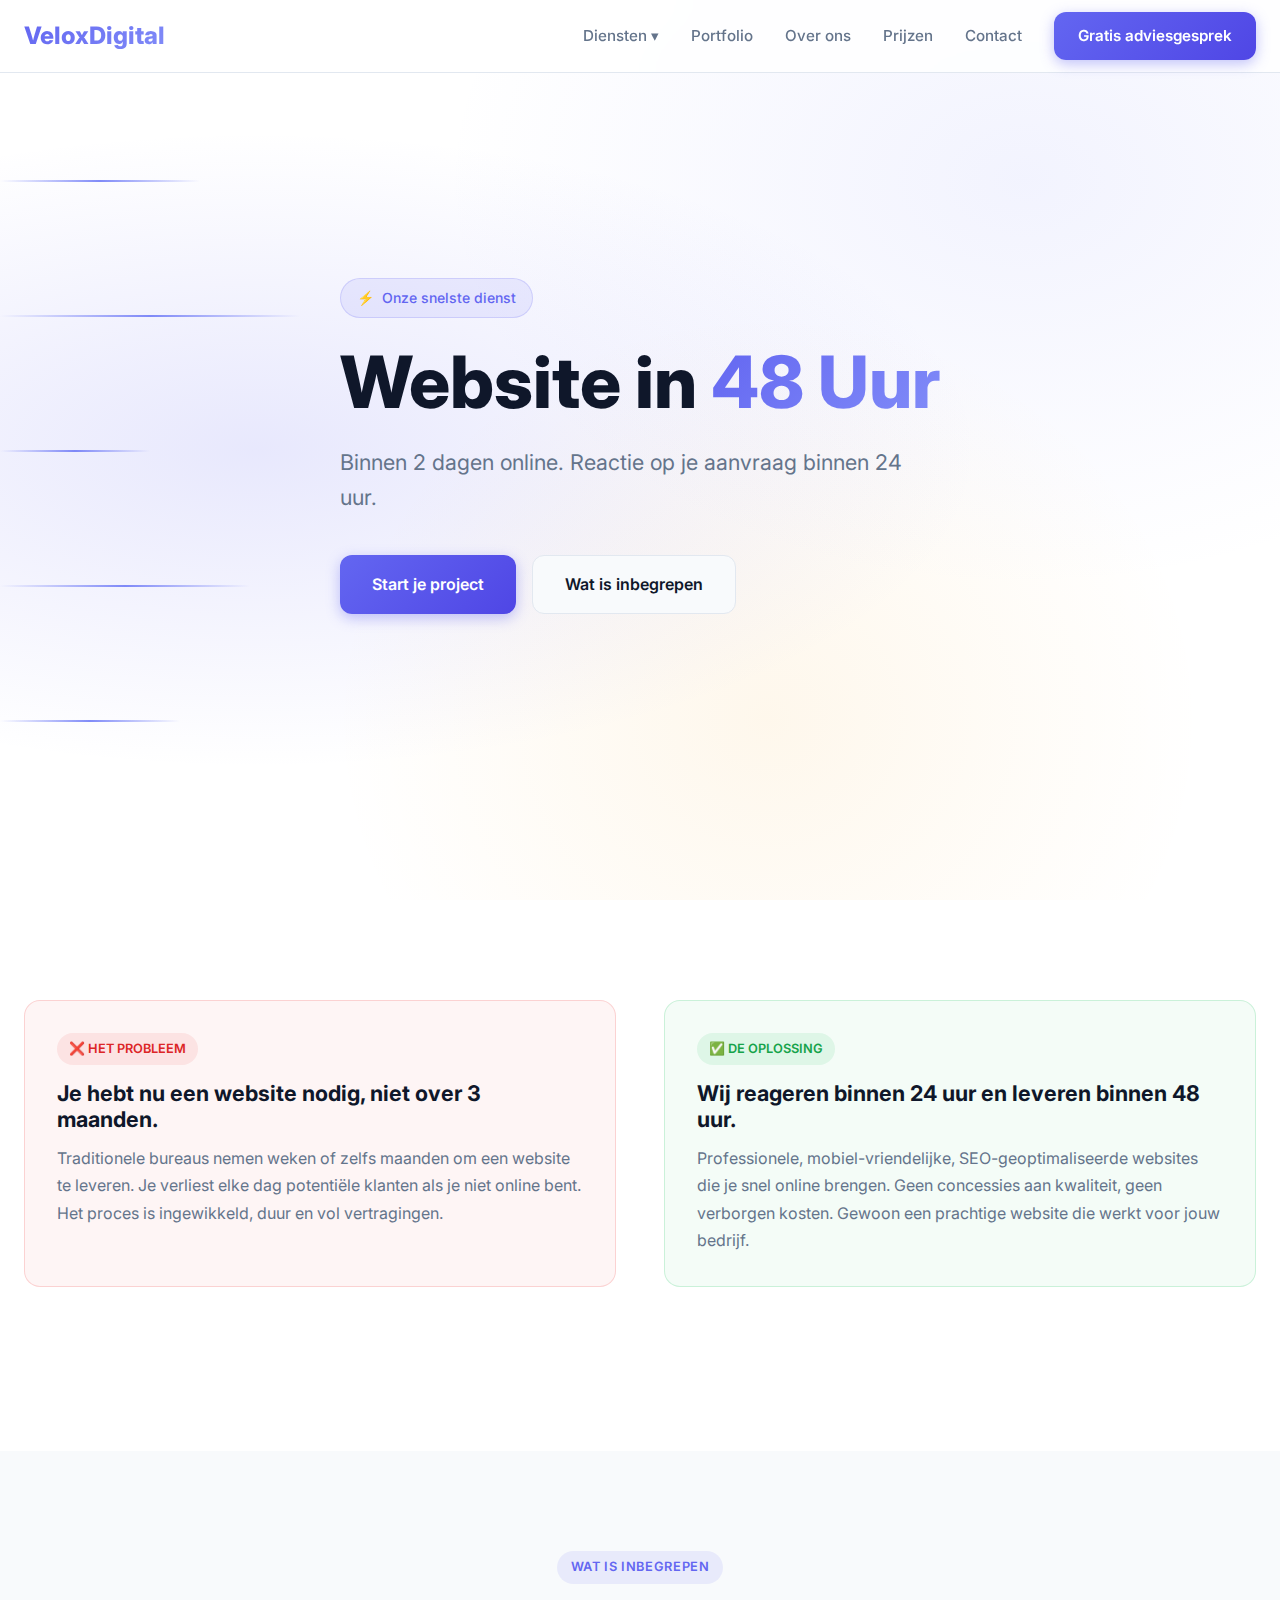
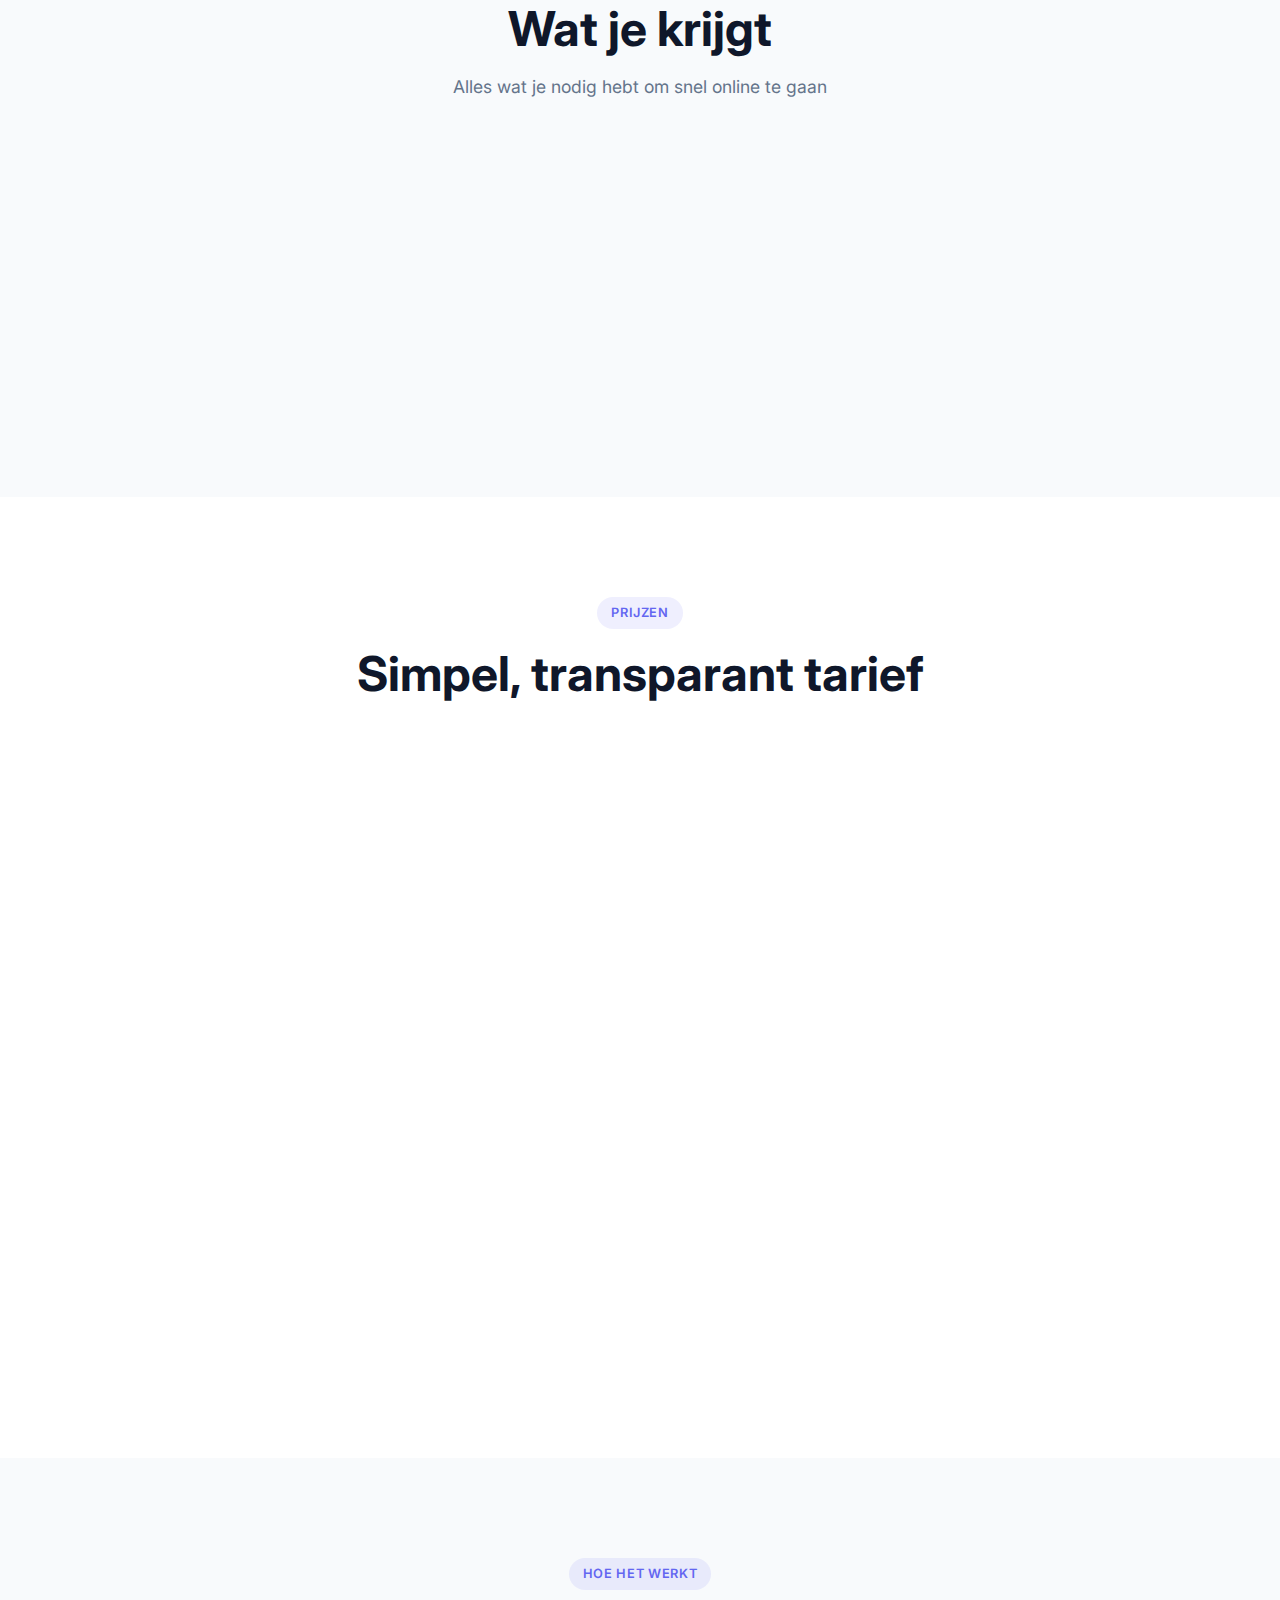
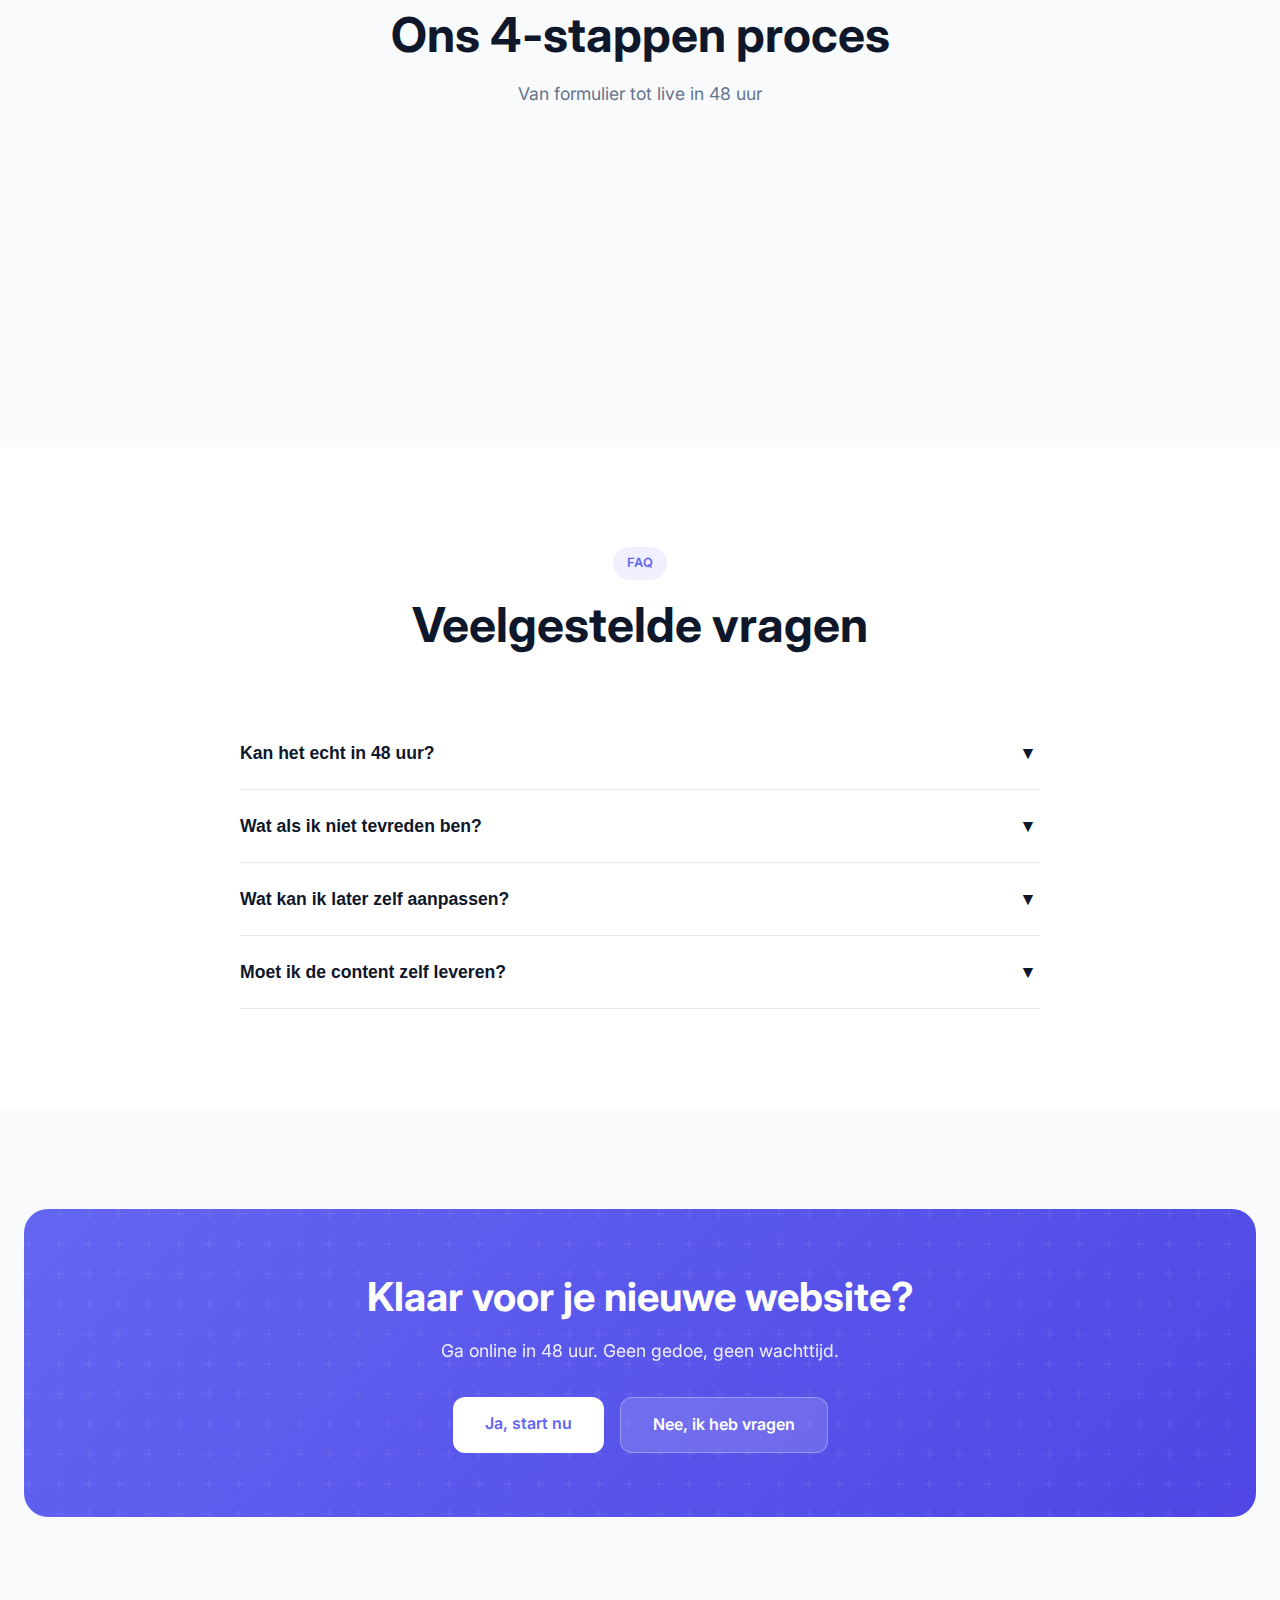
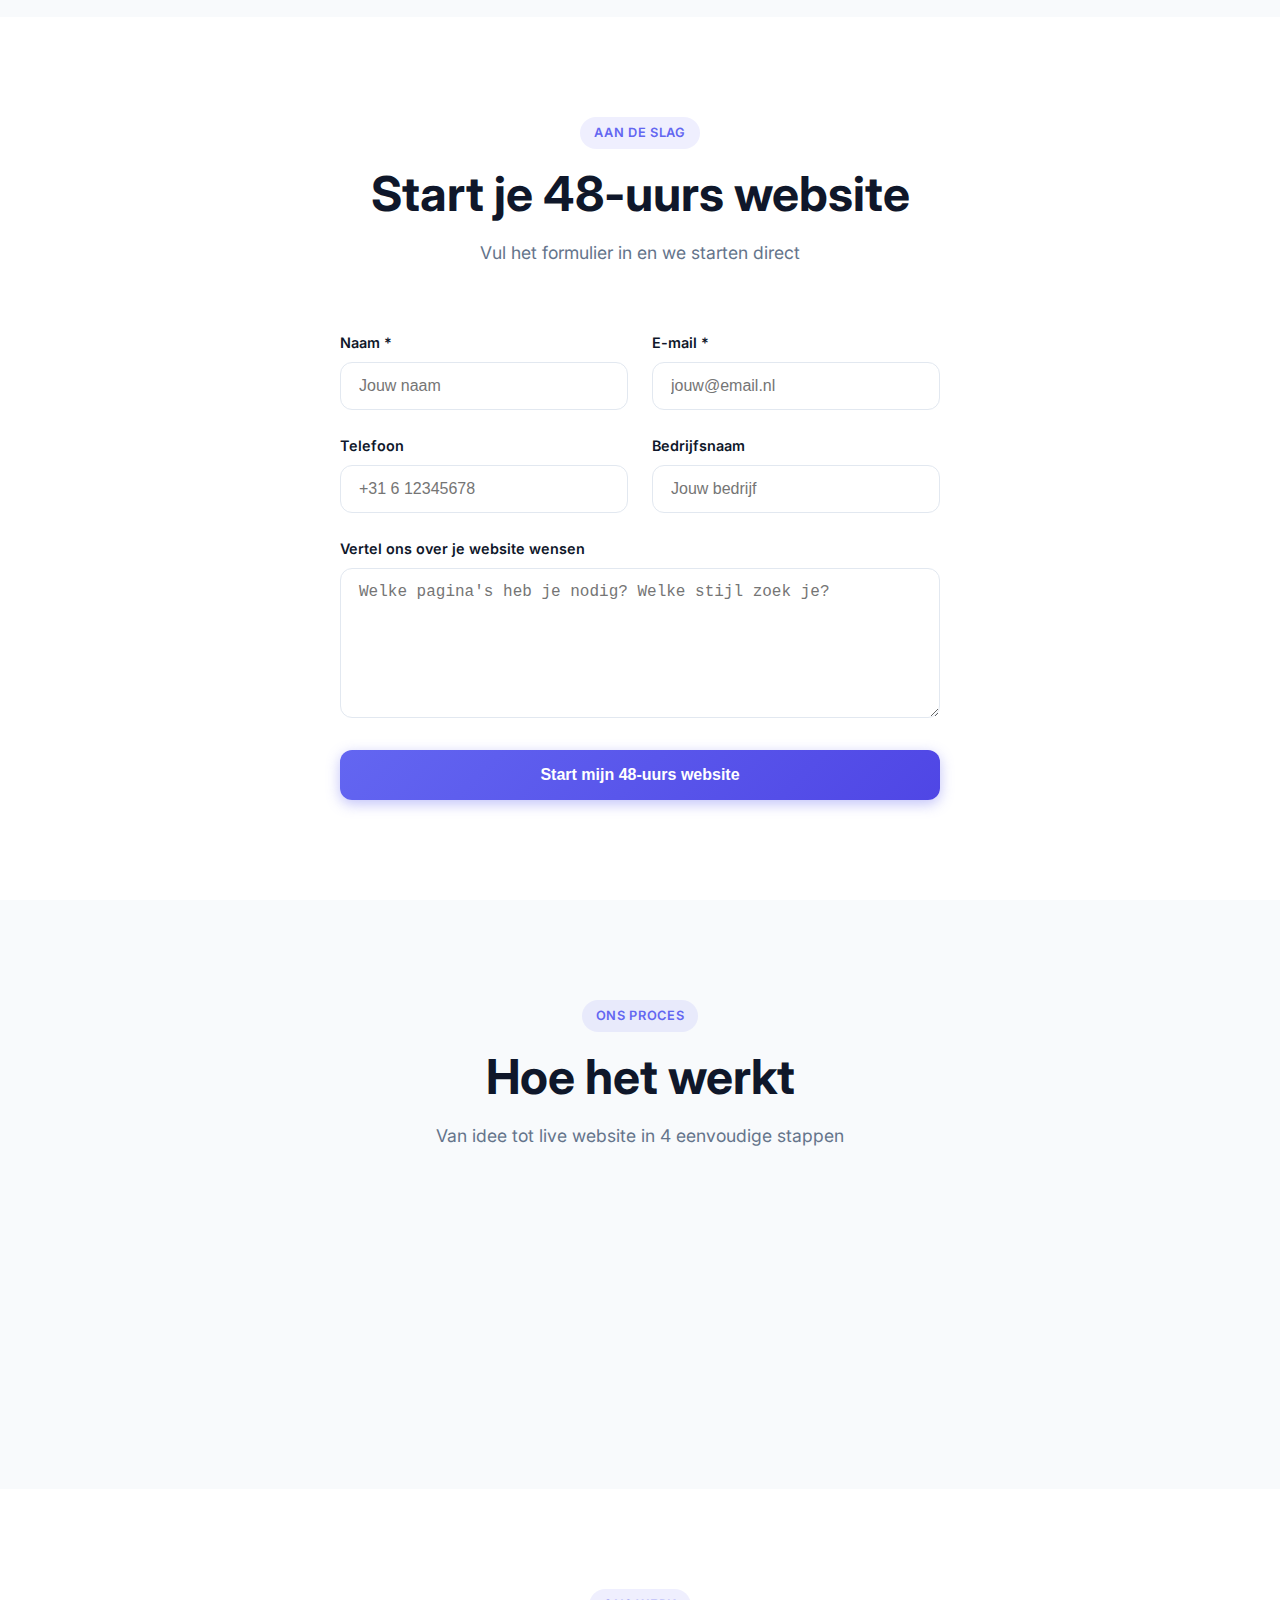
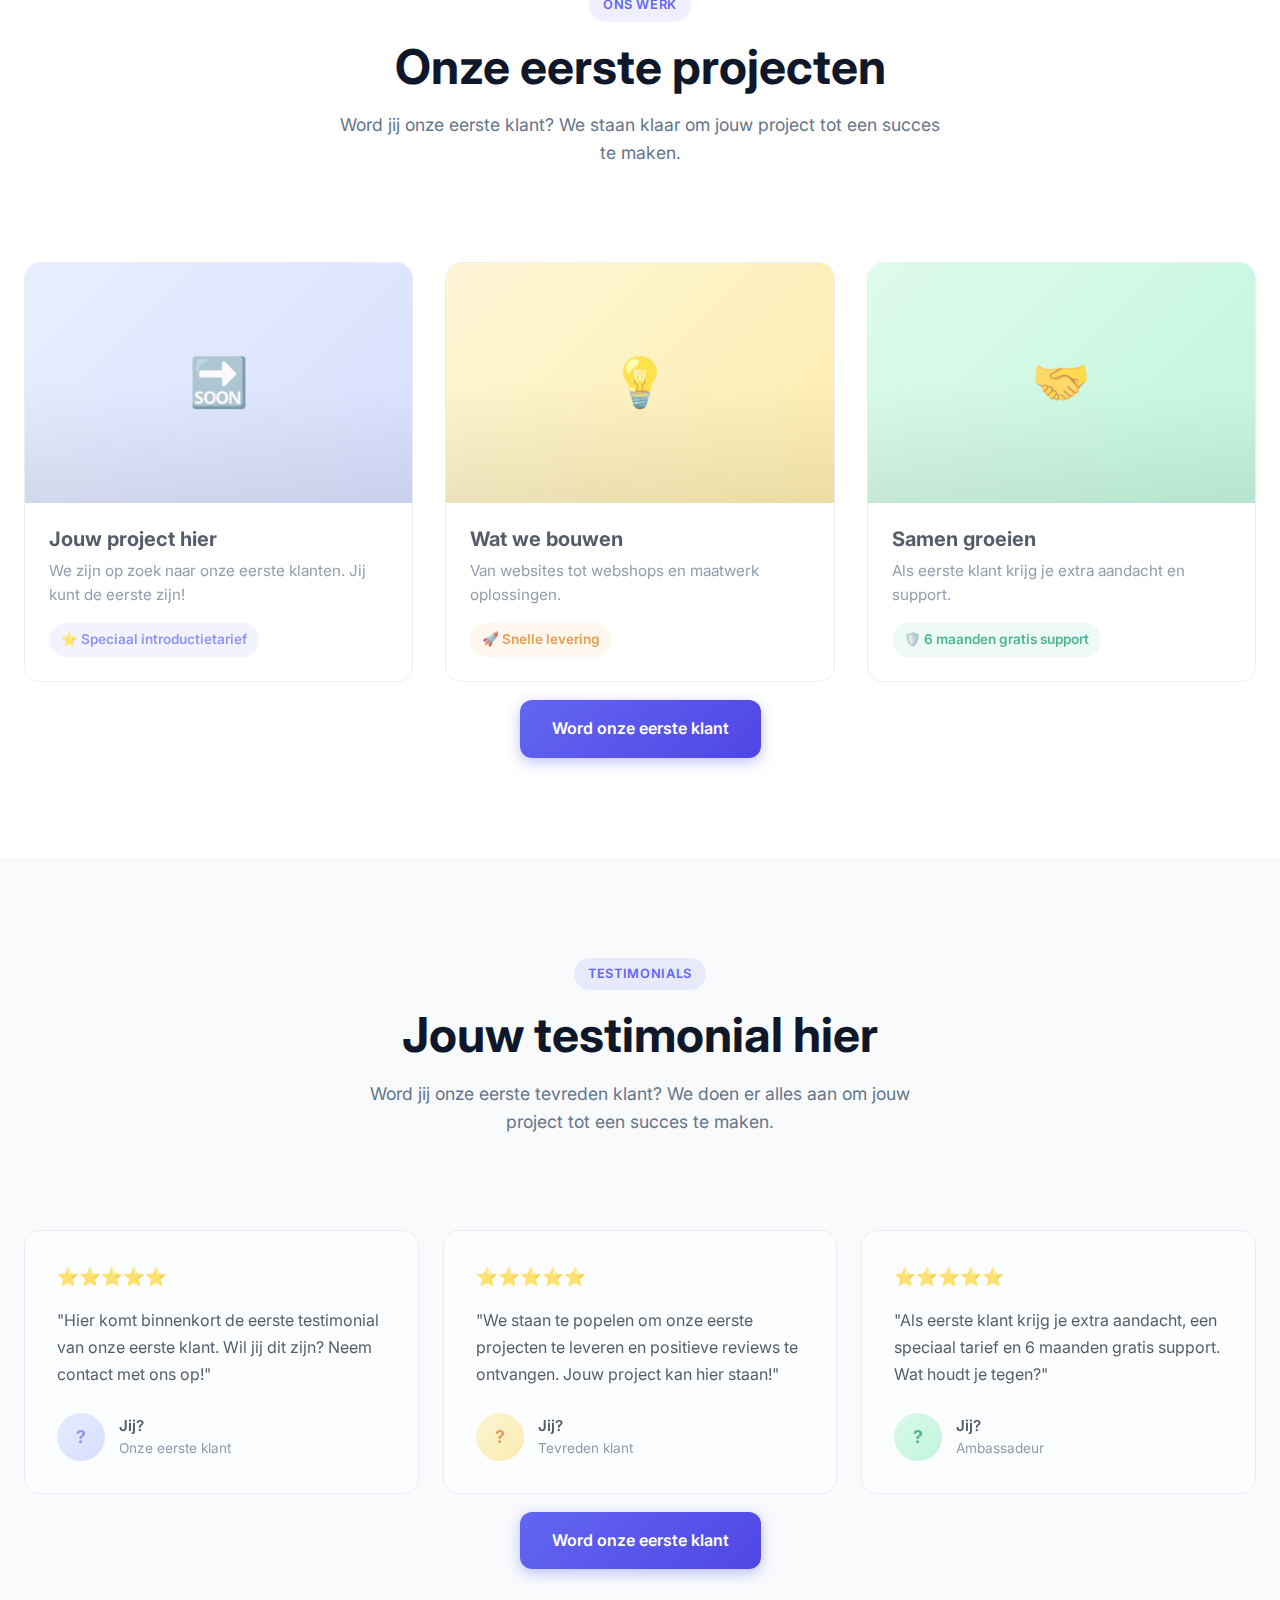
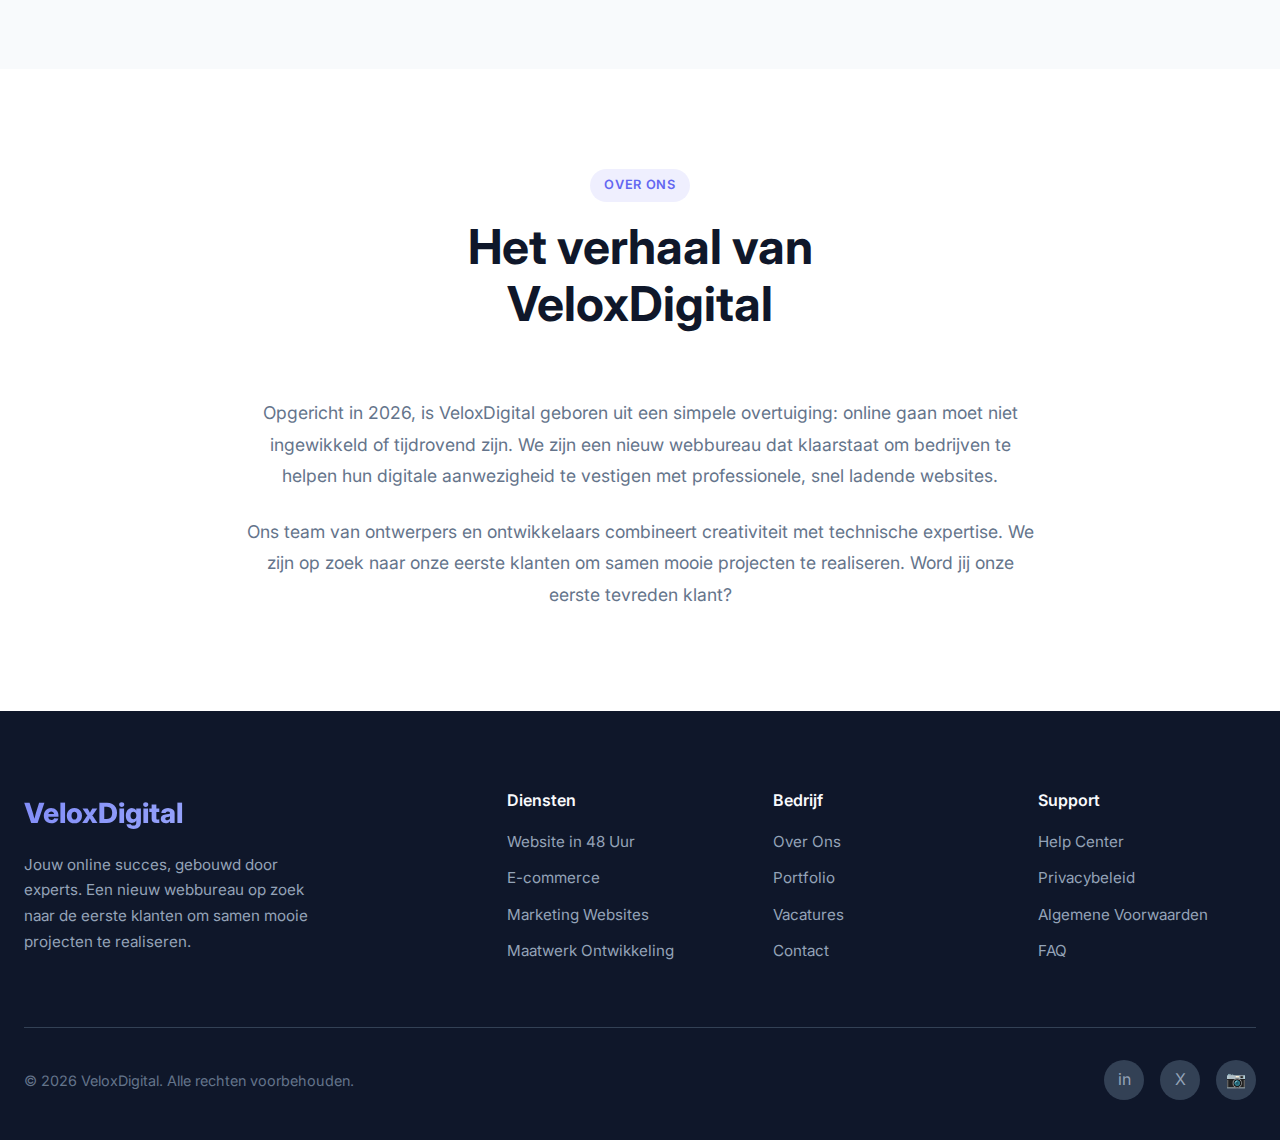
<file: website-48-uur.html>
<!DOCTYPE html>
<html lang="nl">
<head>
    <meta charset="UTF-8">
    <meta name="viewport" content="width=device-width, initial-scale=1.0">
    <title>Website in 48 Uur - VeloxDigital</title>
    <meta name="description" content="Krijg je professionele website online in slechts 48 uur. Reactie binnen 24 uur. Vanaf €399 met 3 maanden gratis support.">
    <link rel="preconnect" href="https://fonts.googleapis.com">
    <link rel="preconnect" href="https://fonts.gstatic.com" crossorigin>
    <link href="https://fonts.googleapis.com/css2?family=Inter:wght@400;500;600;700;800&display=swap" rel="stylesheet">
    <link rel="stylesheet" href="styles.css">
    <style>
        .hero-speed {
            position: absolute;
            inset: 0;
            overflow: hidden;
            z-index: -1;
        }
        .speed-line {
            position: absolute;
            height: 2px;
            background: linear-gradient(90deg, transparent, var(--primary-light), transparent);
            animation: speedLine 2s linear infinite;
        }
        @keyframes speedLine {
            0% { transform: translateX(-100%); opacity: 0; }
            50% { opacity: 1; }
            100% { transform: translateX(100vw); opacity: 0; }
        }
    </style>
</head>
<body>
    <!-- Navigatie -->
    <nav class="navbar">
        <div class="nav-container">
            <a href="index.html" class="logo">VeloxDigital</a>
            
            <div class="nav-links">
                <div class="dropdown">
                    <a href="index.html#diensten" class="nav-link">Diensten ▾</a>
                    <div class="dropdown-menu">
                        <a href="website-48-uur.html" class="dropdown-item">Website in 48 Uur</a>
                        <a href="webshops.html" class="dropdown-item">E-commerce Webshops</a>
                        <a href="marketing-websites.html" class="dropdown-item">Marketing Websites</a>
                        <a href="maatwerk.html" class="dropdown-item">Maatwerk Ontwikkeling</a>
                    </div>
                </div>
                <a href="index.html#portfolio" class="nav-link">Portfolio</a>
                <a href="index.html#over-ons" class="nav-link">Over ons</a>
                <a href="index.html#prijzen" class="nav-link">Prijzen</a>
                <a href="#contact" class="nav-link">Contact</a>
                <a href="#contact" class="btn btn-primary">Gratis adviesgesprek</a>
            </div>
            
            <button class="mobile-menu-btn" aria-label="Menu openen">
                <span></span>
                <span></span>
                <span></span>
            </button>
        </div>
    </nav>

    <!-- Hero Sectie -->
    <section class="hero">
        <div class="hero-speed">
            <div class="speed-line" style="top: 20%; width: 200px; animation-delay: 0s;"></div>
            <div class="speed-line" style="top: 35%; width: 300px; animation-delay: 0.3s;"></div>
            <div class="speed-line" style="top: 50%; width: 150px; animation-delay: 0.6s;"></div>
            <div class="speed-line" style="top: 65%; width: 250px; animation-delay: 0.9s;"></div>
            <div class="speed-line" style="top: 80%; width: 180px; animation-delay: 1.2s;"></div>
        </div>
        <div class="hero-bg">
            <div class="hero-gradient"></div>
        </div>
        <div class="container">
            <div class="hero-content">
                <div class="hero-badge">
                    <span>⚡</span>
                    <span>Onze snelste dienst</span>
                </div>
                <h1 class="hero-title">Website in <span class="text-gradient">48 Uur</span></h1>
                <p class="hero-subtitle">Binnen 2 dagen online. Reactie op je aanvraag binnen 24 uur.</p>
                <div class="hero-buttons">
                    <a href="#contact" class="btn btn-primary btn-lg">Start je project</a>
                    <a href="#wat-je-krijgt" class="btn btn-secondary btn-lg">Wat is inbegrepen</a>
                </div>
            </div>
        </div>
    </section>

    <!-- Probleem/Oplossing Sectie -->
    <section class="section">
        <div class="container">
            <div class="problem-solution">
                <div class="ps-card problem">
                    <span class="ps-label">❌ Het Probleem</span>
                    <h3 class="ps-title">Je hebt nu een website nodig, niet over 3 maanden.</h3>
                    <p class="ps-text">Traditionele bureaus nemen weken of zelfs maanden om een website te leveren. Je verliest elke dag potentiële klanten als je niet online bent. Het proces is ingewikkeld, duur en vol vertragingen.</p>
                </div>
                <div class="ps-card solution">
                    <span class="ps-label">✅ De Oplossing</span>
                    <h3 class="ps-title">Wij reageren binnen 24 uur en leveren binnen 48 uur.</h3>
                    <p class="ps-text">Professionele, mobiel-vriendelijke, SEO-geoptimaliseerde websites die je snel online brengen. Geen concessies aan kwaliteit, geen verborgen kosten. Gewoon een prachtige website die werkt voor jouw bedrijf.</p>
                </div>
            </div>
        </div>
    </section>

    <!-- Wat Je Krijgt Sectie -->
    <section id="wat-je-krijgt" class="section section-alt">
        <div class="container">
            <div class="section-header">
                <span class="section-label">Wat is Inbegrepen</span>
                <h2 class="section-title">Wat je krijgt</h2>
                <p class="section-subtitle">Alles wat je nodig hebt om snel online te gaan</p>
            </div>
            
            <div class="checklist">
                <div class="checklist-item">Reactie op aanvraag binnen 24 uur</div>
                <div class="checklist-item">Complete website in 48 uur (tot 5 pagina's)</div>
                <div class="checklist-item">Mobiel-vriendelijk design</div>
                <div class="checklist-item">SEO basis-optimalisatie</div>
                <div class="checklist-item">Contactformulier</div>
                <div class="checklist-item">Google Maps integratie</div>
                <div class="checklist-item">Social media links</div>
                <div class="checklist-item">3 maanden gratis hosting</div>
                <div class="checklist-item">Kleine aanpassingen inbegrepen</div>
            </div>
        </div>
    </section>

    <!-- Prijs Sectie -->
    <section class="section">
        <div class="container">
            <div class="section-header">
                <span class="section-label">Prijzen</span>
                <h2 class="section-title">Simpel, transparant tarief</h2>
            </div>
            
            <div style="max-width: 500px; margin: 0 auto;">
                <div class="price-card">
                    <p class="price-label">Website in 48 Uur</p>
                    <p class="price-amount">€399</p>
                    <p class="price-note">Eenmalig, geen verborgen kosten</p>
                    <div class="price-features">
                        <div class="price-feature">Tot 5 pagina's</div>
                        <div class="price-feature">Mobiel responsive</div>
                        <div class="price-feature">SEO geoptimaliseerd</div>
                        <div class="price-feature">Contactformulier</div>
                        <div class="price-feature">3 maanden hosting</div>
                        <div class="price-feature">Kleine aanpassingen</div>
                    </div>
                    <a href="#contact" class="cta-btn-primary" style="display: inline-block;">Start je project</a>
                </div>
            </div>
        </div>
    </section>

    <!-- Proces Sectie -->
    <section class="section section-alt">
        <div class="container">
            <div class="section-header">
                <span class="section-label">Hoe Het Werkt</span>
                <h2 class="section-title">Ons 4-stappen proces</h2>
                <p class="section-subtitle">Van formulier tot live in 48 uur</p>
            </div>
            
            <div class="process-steps">
                <div class="process-step">
                    <div class="step-number">📝</div>
                    <h3 class="step-title">Aanvraag</h3>
                    <p class="step-desc">Jij vult in, wij reageren binnen 24 uur.</p>
                </div>
                <div class="process-step">
                    <div class="step-number">⚒️</div>
                    <h3 class="step-title">Wij bouwen</h3>
                    <p class="step-desc">Ons team bouwt je website binnen 48 uur.</p>
                </div>
                <div class="process-step">
                    <div class="step-number">👀</div>
                    <h3 class="step-title">Jij keurt goed</h3>
                    <p class="step-desc">Bekijk op je gemak, vraag kleine wijzigingen aan.</p>
                </div>
                <div class="process-step">
                    <div class="step-number">🚀</div>
                    <h3 class="step-title">Live!</h3>
                    <p class="step-desc">Je website gaat direct live.</p>
                </div>
            </div>
        </div>
    </section>

    <!-- FAQ Sectie -->
    <section class="section">
        <div class="container">
            <div class="section-header">
                <span class="section-label">FAQ</span>
                <h2 class="section-title">Veelgestelde vragen</h2>
            </div>
            
            <div class="faq-list">
                <div class="faq-item">
                    <button class="faq-question">
                        Kan het echt in 48 uur?
                        <span class="faq-icon">▼</span>
                    </button>
                    <div class="faq-answer">
                        <p>Ja! We hebben een gestroomlijnd proces en vooraf gebouwde componenten waarmee we snel kwalitatief hoogwaardige websites kunnen leveren. Voor complexere verzoeken laten we je van tevoren weten als het iets langer zou kunnen duren.</p>
                    </div>
                </div>
                <div class="faq-item">
                    <button class="faq-question">
                        Wat als ik niet tevreden ben?
                        <span class="faq-icon">▼</span>
                    </button>
                    <div class="faq-answer">
                        <p>We bieden revisies aan om ervoor te zorgen dat je tevreden bent met het resultaat. Als je nog steeds niet tevreden bent, hebben we een geld-terug-garantie binnen 7 dagen na oplevering.</p>
                    </div>
                </div>
                <div class="faq-item">
                    <button class="faq-question">
                        Wat kan ik later zelf aanpassen?
                        <span class="faq-icon">▼</span>
                    </button>
                    <div class="faq-answer">
                        <p>We bieden een gebruiksvriendelijk content management systeem waarmee je tekst, afbeeldingen en basiscontent kunt bewerken. Voor ontwerpwijzigingen zijn we altijd beschikbaar om te helpen.</p>
                    </div>
                </div>
                <div class="faq-item">
                    <button class="faq-question">
                        Moet ik de content zelf leveren?
                        <span class="faq-icon">▼</span>
                    </button>
                    <div class="faq-answer">
                        <p>Ja, we hebben je tekst en afbeeldingen nodig om de website te maken. Nog niet alles klaar? We kunnen helpen met copywriting en stockfoto's voor een kleine meerprijs.</p>
                    </div>
                </div>
            </div>
        </div>
    </section>

    <!-- CTA Sectie -->
    <section id="contact" class="cta-section section-alt">
        <div class="container">
            <div class="cta-box">
                <h2 class="cta-title">Klaar voor je nieuwe website?</h2>
                <p class="cta-subtitle">Ga online in 48 uur. Geen gedoe, geen wachttijd.</p>
                <div class="cta-buttons">
                    <a href="#contact-form" class="cta-btn-primary">Ja, start nu</a>
                    <a href="index.html#contact" class="cta-btn-secondary">Nee, ik heb vragen</a>
                </div>
            </div>
        </div>
    </section>

    <!-- Contact Formulier Sectie -->
    <section id="contact-form" class="section">
        <div class="container">
            <div class="section-header">
                <span class="section-label">Aan de Slag</span>
                <h2 class="section-title">Start je 48-uurs website</h2>
                <p class="section-subtitle">Vul het formulier in en we starten direct</p>
            </div>
            
            <form class="contact-form">
                <div class="form-row">
                    <div class="form-group">
                        <label class="form-label">Naam *</label>
                        <input type="text" class="form-input" placeholder="Jouw naam" required>
                    </div>
                    <div class="form-group">
                        <label class="form-label">E-mail *</label>
                        <input type="email" class="form-input" placeholder="jouw@email.nl" required>
                    </div>
                </div>
                
                <div class="form-row">
                    <div class="form-group">
                        <label class="form-label">Telefoon</label>
                        <input type="tel" class="form-input" placeholder="+31 6 12345678">
                    </div>
                    <div class="form-group">
                        <label class="form-label">Bedrijfsnaam</label>
                        <input type="text" class="form-input" placeholder="Jouw bedrijf">
                    </div>
                </div>
                
                <div class="form-group">
                    <label class="form-label">Vertel ons over je website wensen</label>
                    <textarea class="form-textarea" placeholder="Welke pagina's heb je nodig? Welke stijl zoek je?"></textarea>
                </div>
                
                <button type="submit" class="btn btn-primary btn-lg" style="width: 100%;">Start mijn 48-uurs website</button>
            </form>
        </div>
    </section>

    <!-- Hoe Het Werkt (Gedeeld) -->
    <section class="section section-alt">
        <div class="container">
            <div class="section-header">
                <span class="section-label">Ons Proces</span>
                <h2 class="section-title">Hoe het werkt</h2>
                <p class="section-subtitle">Van idee tot live website in 4 eenvoudige stappen</p>
            </div>
            
            <div class="process-steps">
                <div class="process-step">
                    <div class="step-number">1</div>
                    <h3 class="step-title">Kennismaking</h3>
                    <p class="step-desc">We bespreken jouw wensen en doelen in een gratis adviesgesprek.</p>
                </div>
                <div class="process-step">
                    <div class="step-number">2</div>
                    <h3 class="step-title">Ontwerp</h3>
                    <p class="step-desc">We maken een ontwerp dat perfect bij jouw merk past.</p>
                </div>
                <div class="process-step">
                    <div class="step-number">3</div>
                    <h3 class="step-title">Bouw</h3>
                    <p class="step-desc">We ontwikkelen je website met de nieuwste technologieën.</p>
                </div>
                <div class="process-step">
                    <div class="step-number">4</div>
                    <h3 class="step-title">Lancering</h3>
                    <p class="step-desc">Je website gaat live en we bieden support.</p>
                </div>
            </div>
        </div>
    </section>

    <!-- Portfolio (Gedeeld) -->
    <section class="section">
        <div class="container">
            <div class="section-header">
                <span class="section-label">Ons Werk</span>
                <h2 class="section-title">Onze eerste projecten</h2>
                <p class="section-subtitle">Word jij onze eerste klant? We staan klaar om jouw project tot een succes te maken.</p>
            </div>
            
            <div class="portfolio-grid">
                <div class="portfolio-card" style="opacity: 0.7;">
                    <div class="portfolio-image" style="background: linear-gradient(135deg, #e0e7ff 0%, #c7d2fe 100%);">
                        <span style="font-size: 3rem;">🔜</span>
                    </div>
                    <div class="portfolio-content">
                        <h3 class="portfolio-title">Jouw project hier</h3>
                        <p class="portfolio-desc">We zijn op zoek naar onze eerste klanten. Jij kunt de eerste zijn!</p>
                        <span class="portfolio-result" style="background: rgba(99, 102, 241, 0.1); color: var(--primary);">⭐ Speciaal introductietarief</span>
                    </div>
                </div>
                
                <div class="portfolio-card" style="opacity: 0.7;">
                    <div class="portfolio-image" style="background: linear-gradient(135deg, #fef3c7 0%, #fde68a 100%);">
                        <span style="font-size: 3rem;">💡</span>
                    </div>
                    <div class="portfolio-content">
                        <h3 class="portfolio-title">Wat we bouwen</h3>
                        <p class="portfolio-desc">Van websites tot webshops en maatwerk oplossingen.</p>
                        <span class="portfolio-result" style="background: rgba(245, 158, 11, 0.1); color: #d97706;">🚀 Snelle levering</span>
                    </div>
                </div>
                
                <div class="portfolio-card" style="opacity: 0.7;">
                    <div class="portfolio-image" style="background: linear-gradient(135deg, #d1fae5 0%, #a7f3d0 100%);">
                        <span style="font-size: 3rem;">🤝</span>
                    </div>
                    <div class="portfolio-content">
                        <h3 class="portfolio-title">Samen groeien</h3>
                        <p class="portfolio-desc">Als eerste klant krijg je extra aandacht en support.</p>
                        <span class="portfolio-result" style="background: rgba(16, 185, 129, 0.1); color: #059669;">🛡️ 6 maanden gratis support</span>
                    </div>
                </div>
            </div>
            
            <div style="text-align: center; margin-top: 48px;">
                <a href="#contact" class="btn btn-primary btn-lg">Word onze eerste klant</a>
            </div>
        </div>
    </section>

    <!-- Testimonials (Gedeeld) -->
    <section class="section section-alt">
        <div class="container">
            <div class="section-header">
                <span class="section-label">Testimonials</span>
                <h2 class="section-title">Jouw testimonial hier</h2>
                <p class="section-subtitle">Word jij onze eerste tevreden klant? We doen er alles aan om jouw project tot een succes te maken.</p>
            </div>
            
            <div class="testimonials-grid">
                <div class="testimonial-card" style="opacity: 0.7;">
                    <div class="testimonial-stars">⭐⭐⭐⭐⭐</div>
                    <p class="testimonial-text">"Hier komt binnenkort de eerste testimonial van onze eerste klant. Wil jij dit zijn? Neem contact met ons op!"</p>
                    <div class="testimonial-author">
                        <div class="testimonial-avatar" style="background: linear-gradient(135deg, #e0e7ff 0%, #c7d2fe 100%); color: var(--primary);">?</div>
                        <div>
                            <div class="testimonial-name">Jij?</div>
                            <div class="testimonial-role">Onze eerste klant</div>
                        </div>
                    </div>
                </div>
                
                <div class="testimonial-card" style="opacity: 0.7;">
                    <div class="testimonial-stars">⭐⭐⭐⭐⭐</div>
                    <p class="testimonial-text">"We staan te popelen om onze eerste projecten te leveren en positieve reviews te ontvangen. Jouw project kan hier staan!"</p>
                    <div class="testimonial-author">
                        <div class="testimonial-avatar" style="background: linear-gradient(135deg, #fef3c7 0%, #fde68a 100%); color: #d97706;">?</div>
                        <div>
                            <div class="testimonial-name">Jij?</div>
                            <div class="testimonial-role">Tevreden klant</div>
                        </div>
                    </div>
                </div>
                
                <div class="testimonial-card" style="opacity: 0.7;">
                    <div class="testimonial-stars">⭐⭐⭐⭐⭐</div>
                    <p class="testimonial-text">"Als eerste klant krijg je extra aandacht, een speciaal tarief en 6 maanden gratis support. Wat houdt je tegen?"</p>
                    <div class="testimonial-author">
                        <div class="testimonial-avatar" style="background: linear-gradient(135deg, #d1fae5 0%, #a7f3d0 100%); color: #059669;">?</div>
                        <div>
                            <div class="testimonial-name">Jij?</div>
                            <div class="testimonial-role">Ambassadeur</div>
                        </div>
                    </div>
                </div>
            </div>
            
            <div style="text-align: center; margin-top: 48px;">
                <a href="#contact" class="btn btn-primary btn-lg">Word onze eerste klant</a>
            </div>
        </div>
    </section>

    <!-- Over Ons (Gedeeld) -->
    <section class="section">
        <div class="container">
            <div class="section-header">
                <span class="section-label">Over Ons</span>
                <h2 class="section-title">Het verhaal van VeloxDigital</h2>
            </div>
            
            <div style="max-width: 800px; margin: 0 auto; text-align: center;">
                <p style="font-size: 1.1rem; line-height: 1.8; color: var(--text-light); margin-bottom: 24px;">
                    Opgericht in 2026, is VeloxDigital geboren uit een simpele overtuiging: online gaan moet niet ingewikkeld of tijdrovend zijn. We zijn een nieuw webbureau dat klaarstaat om bedrijven te helpen hun digitale aanwezigheid te vestigen met professionele, snel ladende websites.
                </p>
                <p style="font-size: 1.1rem; line-height: 1.8; color: var(--text-light);">
                    Ons team van ontwerpers en ontwikkelaars combineert creativiteit met technische expertise. We zijn op zoek naar onze eerste klanten om samen mooie projecten te realiseren. Word jij onze eerste tevreden klant?
                </p>
            </div>
        </div>
    </section>

    <!-- Footer -->
    <footer class="footer">
        <div class="container">
            <div class="footer-grid">
                <div class="footer-brand">
                    <div class="footer-logo">VeloxDigital</div>
                    <p class="footer-desc">Jouw online succes, gebouwd door experts. Een nieuw webbureau op zoek naar de eerste klanten om samen mooie projecten te realiseren.</p>
                </div>
                
                <div>
                    <h4 class="footer-title">Diensten</h4>
                    <div class="footer-links">
                        <a href="website-48-uur.html" class="footer-link">Website in 48 Uur</a>
                        <a href="webshops.html" class="footer-link">E-commerce</a>
                        <a href="marketing-websites.html" class="footer-link">Marketing Websites</a>
                        <a href="maatwerk.html" class="footer-link">Maatwerk Ontwikkeling</a>
                    </div>
                </div>
                
                <div>
                    <h4 class="footer-title">Bedrijf</h4>
                    <div class="footer-links">
                        <a href="index.html#over-ons" class="footer-link">Over Ons</a>
                        <a href="index.html#portfolio" class="footer-link">Portfolio</a>
                        <a href="#" class="footer-link">Vacatures</a>
                        <a href="#contact" class="footer-link">Contact</a>
                    </div>
                </div>
                
                <div>
                    <h4 class="footer-title">Support</h4>
                    <div class="footer-links">
                        <a href="#" class="footer-link">Help Center</a>
                        <a href="#" class="footer-link">Privacybeleid</a>
                        <a href="#" class="footer-link">Algemene Voorwaarden</a>
                        <a href="#" class="footer-link">FAQ</a>
                    </div>
                </div>
            </div>
            
            <div class="footer-bottom">
                <p class="footer-copyright">© 2026 VeloxDigital. Alle rechten voorbehouden.</p>
                <div class="footer-social">
                    <a href="#" class="social-link" aria-label="LinkedIn">in</a>
                    <a href="#" class="social-link" aria-label="Twitter">X</a>
                    <a href="#" class="social-link" aria-label="Instagram">📷</a>
                </div>
            </div>
        </div>
    </footer>

    <script src="script.js"></script>
</body>
</html>
</file>
<file: styles.css>
/* VeloxDigital - Modern 2026 Styles */

/* CSS Variables */
:root {
    --primary: #6366f1;
    --primary-light: #818cf8;
    --primary-dark: #4f46e5;
    --secondary: #64748b;
    --accent: #f59e0b;
    --bg: #ffffff;
    --bg-alt: #f8fafc;
    --bg-dark: #0f172a;
    --text: #0f172a;
    --text-light: #64748b;
    --text-white: #ffffff;
    --border: #e2e8f0;
    --shadow-sm: 0 1px 2px 0 rgb(0 0 0 / 0.05);
    --shadow: 0 4px 6px -1px rgb(0 0 0 / 0.1), 0 2px 4px -2px rgb(0 0 0 / 0.1);
    --shadow-lg: 0 10px 15px -3px rgb(0 0 0 / 0.1), 0 4px 6px -4px rgb(0 0 0 / 0.1);
    --shadow-xl: 0 20px 25px -5px rgb(0 0 0 / 0.1), 0 8px 10px -6px rgb(0 0 0 / 0.1);
    --radius: 12px;
    --radius-lg: 16px;
    --radius-xl: 24px;
}

/* Dark mode */
.dark-mode {
    --bg: #0f172a;
    --bg-alt: #1e293b;
    --text: #f8fafc;
    --text-light: #94a3b8;
    --border: #334155;
}

/* Reset & Base */
*, *::before, *::after {
    margin: 0;
    padding: 0;
    box-sizing: border-box;
}

html {
    scroll-behavior: smooth;
}

body {
    font-family: 'Inter', -apple-system, BlinkMacSystemFont, 'Segoe UI', Roboto, sans-serif;
    background: var(--bg);
    color: var(--text);
    line-height: 1.6;
    overflow-x: hidden;
}

a {
    text-decoration: none;
    color: inherit;
}

ul {
    list-style: none;
}

img {
    max-width: 100%;
    display: block;
}

/* Typography */
h1, h2, h3, h4, h5, h6 {
    font-weight: 700;
    line-height: 1.2;
}

.text-gradient {
    background: linear-gradient(135deg, var(--primary) 0%, var(--primary-light) 100%);
    -webkit-background-clip: text;
    -webkit-text-fill-color: transparent;
    background-clip: text;
}

/* Container */
.container {
    max-width: 1280px;
    margin: 0 auto;
    padding: 0 24px;
}

/* Navigation */
.navbar {
    position: fixed;
    top: 0;
    left: 0;
    right: 0;
    z-index: 1000;
    background: rgba(255, 255, 255, 0.8);
    backdrop-filter: blur(20px);
    -webkit-backdrop-filter: blur(20px);
    border-bottom: 1px solid var(--border);
    transition: all 0.3s ease;
}

.dark-mode .navbar {
    background: rgba(15, 23, 42, 0.8);
}

.navbar.scrolled {
    box-shadow: var(--shadow);
}

.nav-container {
    max-width: 1280px;
    margin: 0 auto;
    padding: 0 24px;
    display: flex;
    align-items: center;
    justify-content: space-between;
    height: 72px;
}

.logo {
    font-size: 1.5rem;
    font-weight: 800;
    background: linear-gradient(135deg, var(--primary) 0%, var(--primary-light) 100%);
    -webkit-background-clip: text;
    -webkit-text-fill-color: transparent;
    background-clip: text;
}

.nav-links {
    display: flex;
    align-items: center;
    gap: 32px;
}

.nav-link {
    font-size: 0.95rem;
    font-weight: 500;
    color: var(--text-light);
    transition: color 0.2s ease;
    position: relative;
}

.nav-link:hover {
    color: var(--primary);
}

.nav-link::after {
    content: '';
    position: absolute;
    bottom: -4px;
    left: 0;
    width: 0;
    height: 2px;
    background: var(--primary);
    transition: width 0.3s ease;
}

.nav-link:hover::after {
    width: 100%;
}

/* Dropdown */
.dropdown {
    position: relative;
}

.dropdown-menu {
    position: absolute;
    top: 100%;
    left: 0;
    margin-top: 8px;
    background: var(--bg);
    border: 1px solid var(--border);
    border-radius: var(--radius);
    box-shadow: var(--shadow-lg);
    padding: 8px 0;
    min-width: 220px;
    opacity: 0;
    visibility: hidden;
    transform: translateY(-10px);
    transition: all 0.3s ease;
}

.dropdown:hover .dropdown-menu {
    opacity: 1;
    visibility: visible;
    transform: translateY(0);
}

.dropdown-item {
    display: block;
    padding: 10px 16px;
    font-size: 0.9rem;
    color: var(--text);
    transition: all 0.2s ease;
}

.dropdown-item:hover {
    background: var(--bg-alt);
    color: var(--primary);
}

/* Buttons */
.btn {
    display: inline-flex;
    align-items: center;
    justify-content: center;
    gap: 8px;
    padding: 12px 24px;
    font-size: 0.95rem;
    font-weight: 600;
    border-radius: var(--radius);
    border: none;
    cursor: pointer;
    transition: all 0.3s ease;
}

.btn-primary {
    background: linear-gradient(135deg, var(--primary) 0%, var(--primary-dark) 100%);
    color: white;
    box-shadow: 0 4px 14px rgba(99, 102, 241, 0.4);
}

.btn-primary:hover {
    transform: translateY(-2px);
    box-shadow: 0 6px 20px rgba(99, 102, 241, 0.5);
}

.btn-secondary {
    background: var(--bg-alt);
    color: var(--text);
    border: 1px solid var(--border);
}

.btn-secondary:hover {
    background: var(--border);
    transform: translateY(-2px);
}

.btn-outline {
    background: transparent;
    color: var(--primary);
    border: 2px solid var(--primary);
}

.btn-outline:hover {
    background: var(--primary);
    color: white;
}

.btn-lg {
    padding: 16px 32px;
    font-size: 1rem;
}

/* Hero Section */
.hero {
    min-height: 100vh;
    display: flex;
    align-items: center;
    padding: 120px 0 80px;
    position: relative;
    overflow: hidden;
}

.hero-bg {
    position: absolute;
    inset: 0;
    z-index: -1;
}

.hero-gradient {
    position: absolute;
    inset: 0;
    background: 
        radial-gradient(ellipse at 20% 50%, rgba(99, 102, 241, 0.15) 0%, transparent 50%),
        radial-gradient(ellipse at 80% 20%, rgba(129, 140, 248, 0.1) 0%, transparent 40%),
        radial-gradient(ellipse at 60% 80%, rgba(245, 158, 11, 0.08) 0%, transparent 40%);
}

.hero-grid {
    position: absolute;
    inset: 0;
    background-image: 
        linear-gradient(rgba(99, 102, 241, 0.03) 1px, transparent 1px),
        linear-gradient(90deg, rgba(99, 102, 241, 0.03) 1px, transparent 1px);
    background-size: 60px 60px;
    animation: gridMove 20s linear infinite;
}

@keyframes gridMove {
    0% { transform: translate(0, 0); }
    100% { transform: translate(60px, 60px); }
}

.hero-content {
    max-width: 800px;
}

.hero-badge {
    display: inline-flex;
    align-items: center;
    gap: 8px;
    padding: 8px 16px;
    background: rgba(99, 102, 241, 0.1);
    border: 1px solid rgba(99, 102, 241, 0.2);
    border-radius: 50px;
    font-size: 0.875rem;
    font-weight: 500;
    color: var(--primary);
    margin-bottom: 24px;
}

.hero-title {
    font-size: clamp(2.5rem, 6vw, 4.5rem);
    font-weight: 800;
    line-height: 1.1;
    margin-bottom: 24px;
}

.hero-subtitle {
    font-size: clamp(1.1rem, 2vw, 1.35rem);
    color: var(--text-light);
    margin-bottom: 40px;
    max-width: 600px;
}

.hero-buttons {
    display: flex;
    gap: 16px;
    flex-wrap: wrap;
    margin-bottom: 48px;
}

.trust-indicators {
    display: flex;
    gap: 32px;
    flex-wrap: wrap;
}

.trust-item {
    display: flex;
    align-items: center;
    gap: 10px;
    font-size: 0.95rem;
    color: var(--text-light);
}

.trust-icon {
    width: 36px;
    height: 36px;
    display: flex;
    align-items: center;
    justify-content: center;
    background: var(--bg-alt);
    border-radius: 10px;
    font-size: 1.1rem;
}

/* Section Styles */
.section {
    padding: 100px 0;
}

.section-alt {
    background: var(--bg-alt);
}

.section-header {
    text-align: center;
    max-width: 600px;
    margin: 0 auto 64px;
}

.section-label {
    display: inline-block;
    padding: 6px 14px;
    background: rgba(99, 102, 241, 0.1);
    border-radius: 50px;
    font-size: 0.8rem;
    font-weight: 600;
    text-transform: uppercase;
    letter-spacing: 0.05em;
    color: var(--primary);
    margin-bottom: 16px;
}

.section-title {
    font-size: clamp(2rem, 4vw, 3rem);
    margin-bottom: 16px;
}

.section-subtitle {
    font-size: 1.1rem;
    color: var(--text-light);
}

/* Service Cards */
.services-grid {
    display: grid;
    grid-template-columns: repeat(auto-fit, minmax(280px, 1fr));
    gap: 24px;
}

.service-card {
    background: var(--bg);
    border: 1px solid var(--border);
    border-radius: var(--radius-lg);
    padding: 32px;
    transition: all 0.4s cubic-bezier(0.4, 0, 0.2, 1);
    position: relative;
    overflow: hidden;
}

.service-card::before {
    content: '';
    position: absolute;
    inset: 0;
    background: linear-gradient(135deg, rgba(99, 102, 241, 0.05) 0%, transparent 50%);
    opacity: 0;
    transition: opacity 0.3s ease;
}

.service-card:hover {
    transform: translateY(-8px);
    box-shadow: var(--shadow-xl);
    border-color: var(--primary-light);
}

.service-card:hover::before {
    opacity: 1;
}

.service-icon {
    width: 56px;
    height: 56px;
    display: flex;
    align-items: center;
    justify-content: center;
    background: linear-gradient(135deg, var(--primary) 0%, var(--primary-light) 100%);
    border-radius: var(--radius);
    font-size: 1.5rem;
    margin-bottom: 20px;
    position: relative;
    z-index: 1;
}

.service-title {
    font-size: 1.25rem;
    margin-bottom: 12px;
    position: relative;
    z-index: 1;
}

.service-desc {
    color: var(--text-light);
    font-size: 0.95rem;
    margin-bottom: 20px;
    position: relative;
    z-index: 1;
}

.service-price {
    font-size: 1.1rem;
    font-weight: 700;
    color: var(--primary);
    margin-bottom: 20px;
    position: relative;
    z-index: 1;
}

.service-link {
    display: inline-flex;
    align-items: center;
    gap: 6px;
    font-weight: 600;
    color: var(--primary);
    transition: gap 0.3s ease;
    position: relative;
    z-index: 1;
}

.service-link:hover {
    gap: 10px;
}

/* Price Card */
.price-card {
    background: linear-gradient(135deg, var(--primary) 0%, var(--primary-dark) 100%);
    border-radius: var(--radius-xl);
    padding: 48px;
    text-align: center;
    color: white;
    position: relative;
    overflow: hidden;
}

.price-card::before {
    content: '';
    position: absolute;
    inset: 0;
    background: url("data:image/svg+xml,%3Csvg width='60' height='60' viewBox='0 0 60 60' xmlns='http://www.w3.org/2000/svg'%3E%3Cg fill='none' fill-rule='evenodd'%3E%3Cg fill='%23ffffff' fill-opacity='0.05'%3E%3Cpath d='M36 34v-4h-2v4h-4v2h4v4h2v-4h4v-2h-4zm0-30V0h-2v4h-4v2h4v4h2V6h4V4h-4zM6 34v-4H4v4H0v2h4v4h2v-4h4v-2H6zM6 4V0H4v4H0v2h4v4h2V6h4V4H6z'/%3E%3C/g%3E%3C/g%3E%3C/svg%3E");
    opacity: 0.5;
}

.price-label {
    font-size: 0.9rem;
    text-transform: uppercase;
    letter-spacing: 0.1em;
    opacity: 0.9;
    margin-bottom: 16px;
    position: relative;
}

.price-amount {
    font-size: 4rem;
    font-weight: 800;
    line-height: 1;
    margin-bottom: 8px;
    position: relative;
}

.price-note {
    font-size: 0.95rem;
    opacity: 0.9;
    margin-bottom: 32px;
    position: relative;
}

.price-features {
    text-align: left;
    max-width: 320px;
    margin: 0 auto 32px;
    position: relative;
}

.price-feature {
    display: flex;
    align-items: center;
    gap: 12px;
    padding: 8px 0;
    font-size: 0.95rem;
}

.price-feature::before {
    content: '✓';
    width: 20px;
    height: 20px;
    display: flex;
    align-items: center;
    justify-content: center;
    background: rgba(255, 255, 255, 0.2);
    border-radius: 50%;
    font-size: 0.75rem;
    flex-shrink: 0;
}

/* Process Steps */
.process-steps {
    display: grid;
    grid-template-columns: repeat(auto-fit, minmax(200px, 1fr));
    gap: 32px;
}

.process-step {
    text-align: center;
    position: relative;
}

.process-step:not(:last-child)::after {
    content: '';
    position: absolute;
    top: 40px;
    right: -50%;
    width: 100%;
    height: 2px;
    background: linear-gradient(90deg, var(--border) 50%, transparent);
}

.step-number {
    width: 80px;
    height: 80px;
    display: flex;
    align-items: center;
    justify-content: center;
    background: linear-gradient(135deg, var(--primary) 0%, var(--primary-light) 100%);
    border-radius: 50%;
    font-size: 1.75rem;
    font-weight: 800;
    color: white;
    margin: 0 auto 20px;
    position: relative;
    z-index: 1;
}

.step-title {
    font-size: 1.1rem;
    margin-bottom: 8px;
}

.step-desc {
    font-size: 0.9rem;
    color: var(--text-light);
}

/* Features Grid */
.features-grid {
    display: grid;
    grid-template-columns: repeat(auto-fit, minmax(250px, 1fr));
    gap: 24px;
}

.feature-item {
    display: flex;
    align-items: flex-start;
    gap: 16px;
    padding: 24px;
    background: var(--bg);
    border: 1px solid var(--border);
    border-radius: var(--radius);
    transition: all 0.3s ease;
}

.feature-item:hover {
    border-color: var(--primary-light);
    box-shadow: var(--shadow);
}

.feature-icon {
    width: 48px;
    height: 48px;
    display: flex;
    align-items: center;
    justify-content: center;
    background: rgba(99, 102, 241, 0.1);
    border-radius: var(--radius);
    font-size: 1.25rem;
    flex-shrink: 0;
}

.feature-content h4 {
    font-size: 1rem;
    margin-bottom: 4px;
}

.feature-content p {
    font-size: 0.875rem;
    color: var(--text-light);
}

/* Portfolio */
.portfolio-grid {
    display: grid;
    grid-template-columns: repeat(auto-fit, minmax(350px, 1fr));
    gap: 32px;
}

.portfolio-card {
    background: var(--bg);
    border-radius: var(--radius-lg);
    overflow: hidden;
    border: 1px solid var(--border);
    transition: all 0.4s ease;
}

.portfolio-card:hover {
    transform: translateY(-8px);
    box-shadow: var(--shadow-xl);
}

.portfolio-image {
    height: 240px;
    background: linear-gradient(135deg, var(--bg-alt) 0%, var(--border) 100%);
    display: flex;
    align-items: center;
    justify-content: center;
    font-size: 4rem;
    position: relative;
    overflow: hidden;
}

.portfolio-image::after {
    content: '';
    position: absolute;
    inset: 0;
    background: linear-gradient(180deg, transparent 50%, rgba(0,0,0,0.1) 100%);
}

.portfolio-content {
    padding: 24px;
}

.portfolio-title {
    font-size: 1.25rem;
    margin-bottom: 8px;
}

.portfolio-desc {
    color: var(--text-light);
    font-size: 0.95rem;
    margin-bottom: 16px;
}

.portfolio-result {
    display: inline-flex;
    align-items: center;
    gap: 6px;
    padding: 6px 12px;
    background: rgba(34, 197, 94, 0.1);
    border-radius: 50px;
    font-size: 0.85rem;
    font-weight: 600;
    color: #16a34a;
}

/* Testimonials */
.testimonials-grid {
    display: grid;
    grid-template-columns: repeat(auto-fit, minmax(320px, 1fr));
    gap: 24px;
}

.testimonial-card {
    background: var(--bg);
    border: 1px solid var(--border);
    border-radius: var(--radius-lg);
    padding: 32px;
    transition: all 0.3s ease;
}

.testimonial-card:hover {
    box-shadow: var(--shadow-lg);
}

.testimonial-stars {
    color: var(--accent);
    font-size: 1.1rem;
    margin-bottom: 16px;
}

.testimonial-text {
    font-size: 1rem;
    line-height: 1.7;
    margin-bottom: 24px;
    color: var(--text);
}

.testimonial-author {
    display: flex;
    align-items: center;
    gap: 14px;
}

.testimonial-avatar {
    width: 48px;
    height: 48px;
    border-radius: 50%;
    background: linear-gradient(135deg, var(--primary) 0%, var(--primary-light) 100%);
    display: flex;
    align-items: center;
    justify-content: center;
    font-weight: 700;
    color: white;
    font-size: 1.1rem;
}

.testimonial-name {
    font-weight: 600;
    font-size: 0.95rem;
}

.testimonial-role {
    font-size: 0.85rem;
    color: var(--text-light);
}

/* FAQ */
.faq-list {
    max-width: 800px;
    margin: 0 auto;
}

.faq-item {
    border-bottom: 1px solid var(--border);
}

.faq-question {
    width: 100%;
    display: flex;
    align-items: center;
    justify-content: space-between;
    padding: 24px 0;
    font-size: 1.1rem;
    font-weight: 600;
    text-align: left;
    background: none;
    border: none;
    cursor: pointer;
    color: var(--text);
    transition: color 0.2s ease;
}

.faq-question:hover {
    color: var(--primary);
}

.faq-icon {
    width: 24px;
    height: 24px;
    display: flex;
    align-items: center;
    justify-content: center;
    transition: transform 0.3s ease;
}

.faq-item.active .faq-icon {
    transform: rotate(180deg);
}

.faq-answer {
    max-height: 0;
    overflow: hidden;
    transition: max-height 0.3s ease, padding 0.3s ease;
}

.faq-item.active .faq-answer {
    max-height: 200px;
    padding-bottom: 24px;
}

.faq-answer p {
    color: var(--text-light);
    line-height: 1.7;
}

/* Contact Form */
.contact-form {
    max-width: 600px;
    margin: 0 auto;
}

.form-group {
    margin-bottom: 24px;
}

.form-label {
    display: block;
    font-size: 0.9rem;
    font-weight: 600;
    margin-bottom: 8px;
}

.form-input,
.form-textarea,
.form-select {
    width: 100%;
    padding: 14px 18px;
    font-size: 1rem;
    border: 1px solid var(--border);
    border-radius: var(--radius);
    background: var(--bg);
    color: var(--text);
    transition: all 0.3s ease;
}

.form-input:focus,
.form-textarea:focus,
.form-select:focus {
    outline: none;
    border-color: var(--primary);
    box-shadow: 0 0 0 3px rgba(99, 102, 241, 0.1);
}

.form-textarea {
    min-height: 150px;
    resize: vertical;
}

.form-row {
    display: grid;
    grid-template-columns: repeat(2, 1fr);
    gap: 24px;
}

/* Footer */
.footer {
    background: var(--bg-dark);
    color: var(--text-white);
    padding: 80px 0 40px;
}

.footer-grid {
    display: grid;
    grid-template-columns: 2fr repeat(3, 1fr);
    gap: 48px;
    margin-bottom: 64px;
}

.footer-brand {
    max-width: 300px;
}

.footer-logo {
    font-size: 1.75rem;
    font-weight: 800;
    background: linear-gradient(135deg, var(--primary-light) 0%, #a5b4fc 100%);
    -webkit-background-clip: text;
    -webkit-text-fill-color: transparent;
    background-clip: text;
    margin-bottom: 16px;
}

.footer-desc {
    color: #94a3b8;
    font-size: 0.95rem;
    line-height: 1.7;
}

.footer-title {
    font-size: 1rem;
    font-weight: 600;
    margin-bottom: 20px;
    color: #f8fafc;
}

.footer-links {
    display: flex;
    flex-direction: column;
    gap: 12px;
}

.footer-link {
    color: #94a3b8;
    font-size: 0.95rem;
    transition: color 0.2s ease;
}

.footer-link:hover {
    color: var(--primary-light);
}

.footer-bottom {
    padding-top: 32px;
    border-top: 1px solid #334155;
    display: flex;
    justify-content: space-between;
    align-items: center;
    flex-wrap: wrap;
    gap: 16px;
}

.footer-copyright {
    color: #64748b;
    font-size: 0.9rem;
}

.footer-social {
    display: flex;
    gap: 16px;
}

.social-link {
    width: 40px;
    height: 40px;
    display: flex;
    align-items: center;
    justify-content: center;
    background: #334155;
    border-radius: 50%;
    color: #94a3b8;
    transition: all 0.3s ease;
}

.social-link:hover {
    background: var(--primary);
    color: white;
}

/* CTA Section */
.cta-section {
    padding: 100px 0;
    text-align: center;
}

.cta-box {
    background: linear-gradient(135deg, var(--primary) 0%, var(--primary-dark) 100%);
    border-radius: var(--radius-xl);
    padding: 64px 48px;
    color: white;
    position: relative;
    overflow: hidden;
}

.cta-box::before {
    content: '';
    position: absolute;
    inset: 0;
    background: url("data:image/svg+xml,%3Csvg width='60' height='60' viewBox='0 0 60 60' xmlns='http://www.w3.org/2000/svg'%3E%3Cg fill='none' fill-rule='evenodd'%3E%3Cg fill='%23ffffff' fill-opacity='0.05'%3E%3Cpath d='M36 34v-4h-2v4h-4v2h4v4h2v-4h4v-2h-4zm0-30V0h-2v4h-4v2h4v4h2V6h4V4h-4zM6 34v-4H4v4H0v2h4v4h2v-4h4v-2H6zM6 4V0H4v4H0v2h4v4h2V6h4V4H6z'/%3E%3C/g%3E%3C/g%3E%3C/svg%3E");
}

.cta-title {
    font-size: clamp(1.75rem, 4vw, 2.5rem);
    margin-bottom: 16px;
    position: relative;
}

.cta-subtitle {
    font-size: 1.1rem;
    opacity: 0.9;
    margin-bottom: 32px;
    max-width: 500px;
    margin-left: auto;
    margin-right: auto;
    position: relative;
}

.cta-buttons {
    display: flex;
    gap: 16px;
    justify-content: center;
    flex-wrap: wrap;
    position: relative;
}

.cta-btn-primary {
    background: white;
    color: var(--primary);
    padding: 14px 32px;
    font-weight: 600;
    border-radius: var(--radius);
    transition: all 0.3s ease;
}

.cta-btn-primary:hover {
    transform: translateY(-2px);
    box-shadow: 0 10px 20px rgba(0,0,0,0.2);
}

.cta-btn-secondary {
    background: rgba(255,255,255,0.15);
    color: white;
    padding: 14px 32px;
    font-weight: 600;
    border-radius: var(--radius);
    border: 1px solid rgba(255,255,255,0.3);
    transition: all 0.3s ease;
}

.cta-btn-secondary:hover {
    background: rgba(255,255,255,0.25);
}

/* Problem/Solution */
.problem-solution {
    display: grid;
    grid-template-columns: repeat(2, 1fr);
    gap: 48px;
    margin-bottom: 64px;
}

.ps-card {
    padding: 32px;
    border-radius: var(--radius-lg);
}

.ps-card.problem {
    background: rgba(239, 68, 68, 0.05);
    border: 1px solid rgba(239, 68, 68, 0.2);
}

.ps-card.solution {
    background: rgba(34, 197, 94, 0.05);
    border: 1px solid rgba(34, 197, 94, 0.2);
}

.ps-label {
    display: inline-flex;
    align-items: center;
    gap: 6px;
    padding: 6px 12px;
    border-radius: 50px;
    font-size: 0.8rem;
    font-weight: 600;
    text-transform: uppercase;
    margin-bottom: 16px;
}

.ps-card.problem .ps-label {
    background: rgba(239, 68, 68, 0.1);
    color: #dc2626;
}

.ps-card.solution .ps-label {
    background: rgba(34, 197, 94, 0.1);
    color: #16a34a;
}

.ps-title {
    font-size: 1.35rem;
    margin-bottom: 12px;
}

.ps-text {
    color: var(--text-light);
    line-height: 1.7;
}

/* Checklist */
.checklist {
    display: grid;
    grid-template-columns: repeat(auto-fit, minmax(280px, 1fr));
    gap: 16px;
}

.checklist-item {
    display: flex;
    align-items: center;
    gap: 12px;
    padding: 12px 16px;
    background: var(--bg);
    border: 1px solid var(--border);
    border-radius: var(--radius);
    font-size: 0.95rem;
}

.checklist-item::before {
    content: '✓';
    width: 24px;
    height: 24px;
    display: flex;
    align-items: center;
    justify-content: center;
    background: rgba(34, 197, 94, 0.1);
    border-radius: 50%;
    color: #16a34a;
    font-size: 0.8rem;
    font-weight: 700;
    flex-shrink: 0;
}

/* Case Study */
.case-study {
    background: var(--bg);
    border: 1px solid var(--border);
    border-radius: var(--radius-lg);
    padding: 32px;
    display: flex;
    align-items: center;
    gap: 32px;
    flex-wrap: wrap;
}

.case-study-content {
    flex: 1;
    min-width: 250px;
}

.case-study-label {
    font-size: 0.8rem;
    font-weight: 600;
    text-transform: uppercase;
    letter-spacing: 0.05em;
    color: var(--primary);
    margin-bottom: 8px;
}

.case-study-title {
    font-size: 1.25rem;
    margin-bottom: 8px;
}

.case-study-result {
    font-size: 1.5rem;
    font-weight: 700;
    color: #16a34a;
}

/* Results Banner */
.results-banner {
    background: linear-gradient(135deg, rgba(34, 197, 94, 0.1) 0%, rgba(34, 197, 94, 0.05) 100%);
    border: 1px solid rgba(34, 197, 94, 0.2);
    border-radius: var(--radius-lg);
    padding: 32px;
    text-align: center;
}

.results-number {
    font-size: 3rem;
    font-weight: 800;
    color: #16a34a;
    line-height: 1;
    margin-bottom: 8px;
}

.results-text {
    color: var(--text-light);
    font-size: 1rem;
}

/* Possibilities Grid */
.possibilities-grid {
    display: grid;
    grid-template-columns: repeat(auto-fit, minmax(200px, 1fr));
    gap: 16px;
}

.possibility-item {
    padding: 24px;
    background: var(--bg);
    border: 1px solid var(--border);
    border-radius: var(--radius);
    text-align: center;
    transition: all 0.3s ease;
}

.possibility-item:hover {
    border-color: var(--primary-light);
    box-shadow: var(--shadow);
}

.possibility-icon {
    font-size: 2rem;
    margin-bottom: 12px;
}

.possibility-title {
    font-size: 1rem;
    font-weight: 600;
}

/* Mobile Menu */
.mobile-menu-btn {
    display: none;
    flex-direction: column;
    gap: 5px;
    padding: 8px;
    background: none;
    border: none;
    cursor: pointer;
}

.mobile-menu-btn span {
    width: 24px;
    height: 2px;
    background: var(--text);
    transition: all 0.3s ease;
}

/* Scroll Progress */
.scroll-progress {
    position: fixed;
    top: 0;
    left: 0;
    height: 3px;
    background: linear-gradient(90deg, var(--primary) 0%, var(--primary-light) 100%);
    z-index: 1001;
    transition: width 0.1s ease;
}

/* Animations */
.fade-in {
    opacity: 0;
    transform: translateY(30px);
    transition: opacity 0.6s ease, transform 0.6s ease;
}

.fade-in.visible {
    opacity: 1;
    transform: translateY(0);
}

/* Dark Mode Toggle */
.dark-mode-toggle {
    width: 44px;
    height: 24px;
    background: var(--border);
    border-radius: 12px;
    position: relative;
    cursor: pointer;
    transition: background 0.3s ease;
    border: none;
}

.dark-mode-toggle.active {
    background: var(--primary);
}

.dark-mode-toggle::after {
    content: '';
    position: absolute;
    top: 2px;
    left: 2px;
    width: 20px;
    height: 20px;
    background: white;
    border-radius: 50%;
    transition: transform 0.3s ease;
    box-shadow: 0 2px 4px rgba(0,0,0,0.2);
}

.dark-mode-toggle.active::after {
    transform: translateX(20px);
}

/* Responsive */
@media (max-width: 1024px) {
    .footer-grid {
        grid-template-columns: repeat(2, 1fr);
    }
    
    .problem-solution {
        grid-template-columns: 1fr;
    }
    
    .process-step:not(:last-child)::after {
        display: none;
    }
}

@media (max-width: 768px) {
    .nav-links {
        display: none;
    }
    
    .mobile-menu-btn {
        display: flex;
    }
    
    .hero {
        padding: 100px 0 60px;
    }
    
    .hero-buttons {
        flex-direction: column;
    }
    
    .trust-indicators {
        flex-direction: column;
        gap: 16px;
    }
    
    .section {
        padding: 60px 0;
    }
    
    .footer-grid {
        grid-template-columns: 1fr;
        gap: 32px;
    }
    
    .form-row {
        grid-template-columns: 1fr;
    }
    
    .price-card {
        padding: 32px 24px;
    }
    
    .price-amount {
        font-size: 3rem;
    }
    
    .cta-box {
        padding: 48px 24px;
    }
    
    .case-study {
        flex-direction: column;
        text-align: center;
    }
}

@media (max-width: 480px) {
    .container {
        padding: 0 16px;
    }
    
    .nav-container {
        padding: 0 16px;
        height: 64px;
    }
    
    .services-grid,
    .portfolio-grid,
    .testimonials-grid {
        grid-template-columns: 1fr;
    }
}
</file>
